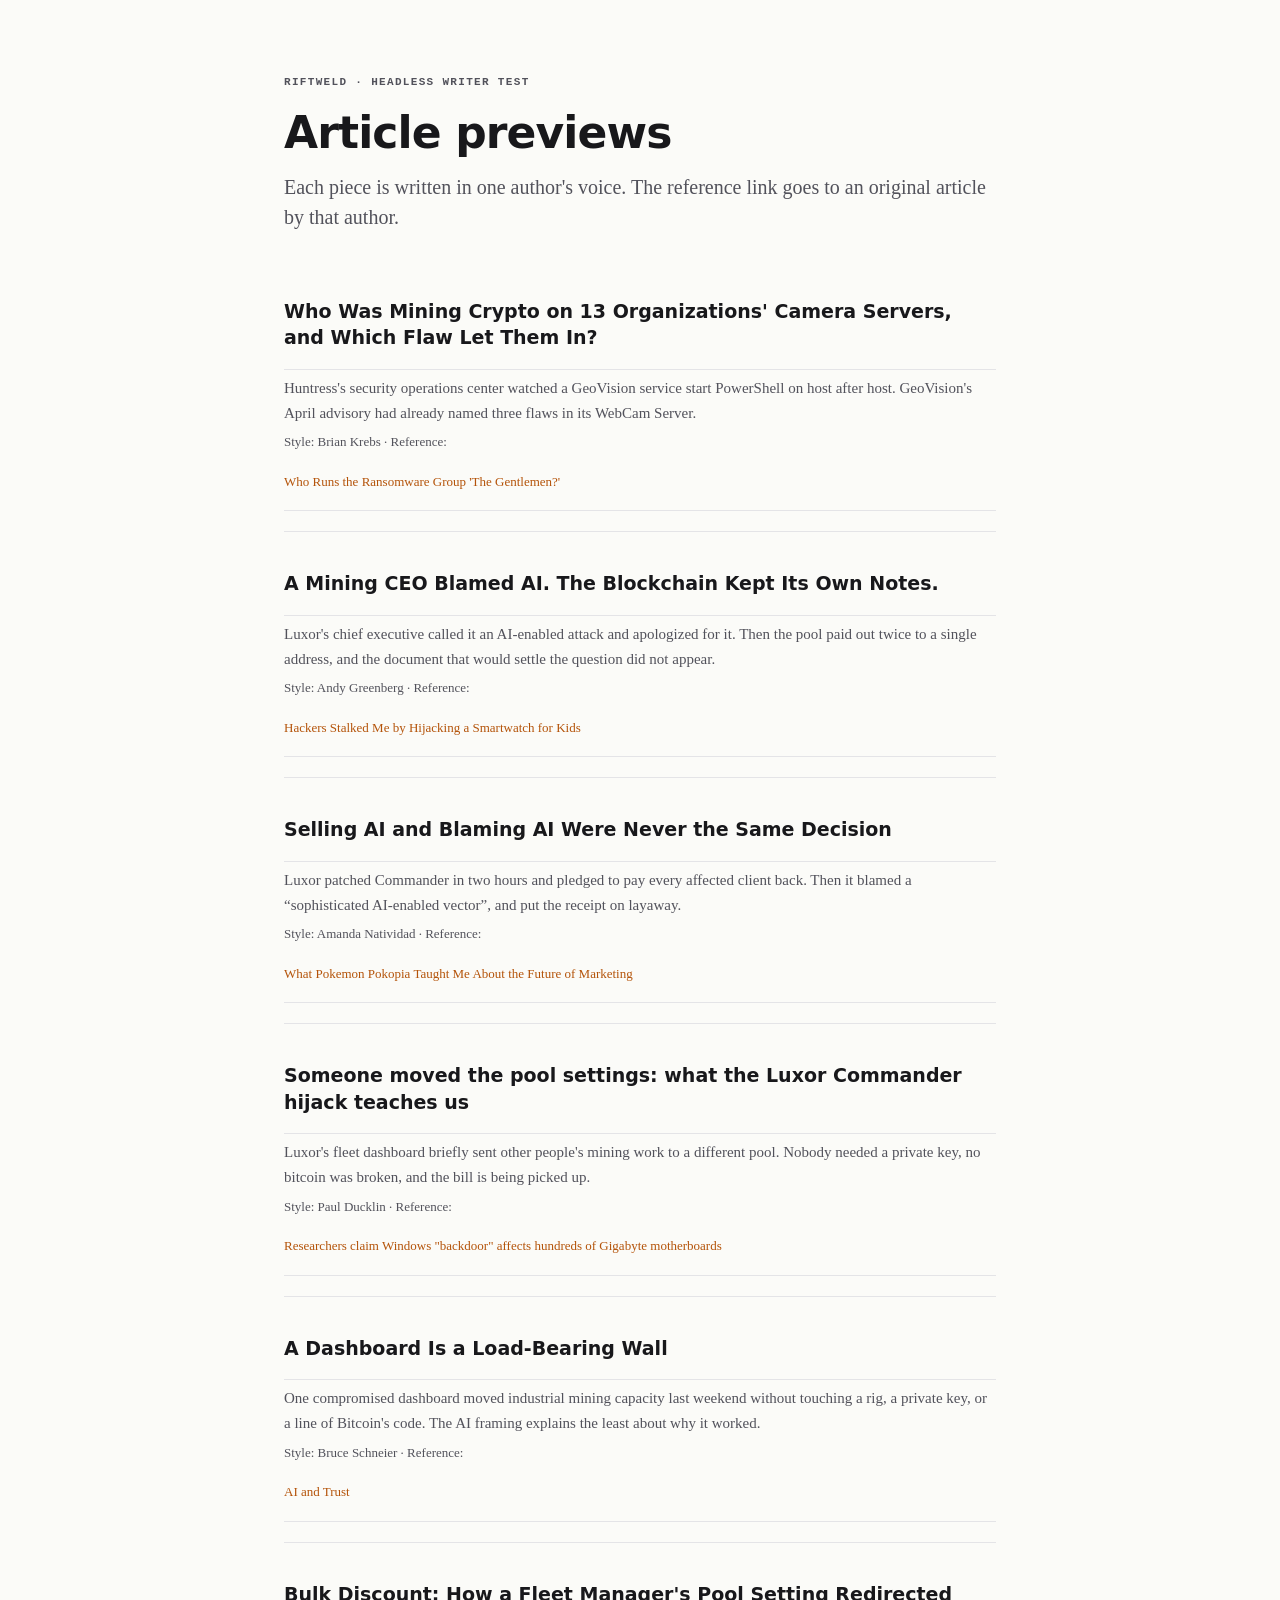
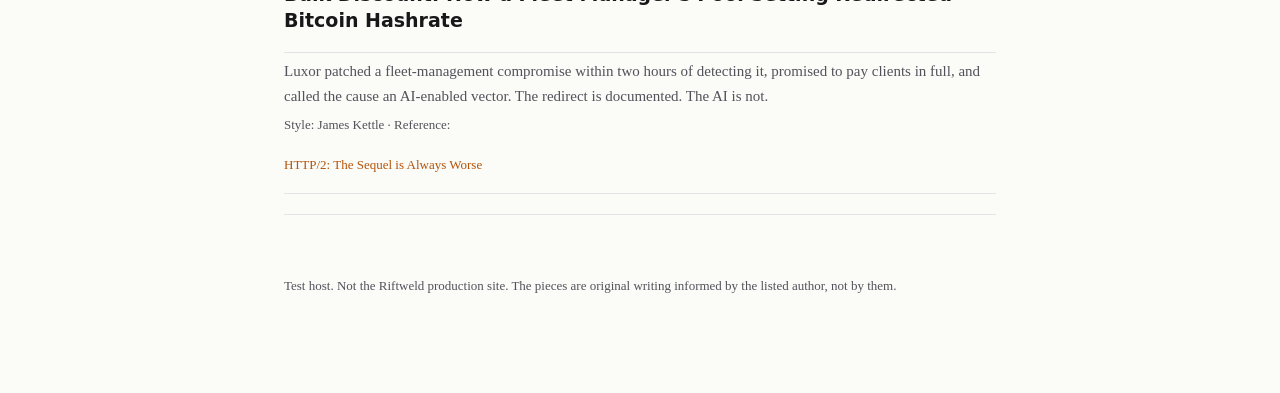
<file: index.html>
<!doctype html>
<html lang="en"><head><meta charset="utf-8"><meta name="viewport" content="width=device-width,initial-scale=1">
<title>Riftweld article previews</title><link rel="stylesheet" href="assets/style.css"></head>
<body><div class="wrap">
<p class="eyebrow">Riftweld · headless writer test</p>
<h1>Article previews</h1>
<p class="standfirst">Each piece is written in one author's voice. The reference link goes to an original article by that author.</p>
<div class="list">
<div class="item"><a class="item-title" href="articles/who-was-mining-crypto-on-13-organizations-camera-servers-and-which-flaw-let-them-in.html"><b>Who Was Mining Crypto on 13 Organizations&#x27; Camera Servers, and Which Flaw Let Them In?</b></a><p class="item-lede">Huntress&#x27;s security operations center watched a GeoVision service start PowerShell on host after host. GeoVision&#x27;s April advisory had already named three flaws in its WebCam Server.</p><p class="item-meta">Style: Brian Krebs · Reference: <a href="https://krebsonsecurity.com/2026/06/who-runs-the-ransomware-group-the-gentlemen/">Who Runs the Ransomware Group &#x27;The Gentlemen?&#x27;</a></p></div><div class="item"><a class="item-title" href="articles/a-mining-ceo-blamed-ai-the-blockchain-kept-its-own-notes.html"><b>A Mining CEO Blamed AI. The Blockchain Kept Its Own Notes.</b></a><p class="item-lede">Luxor&#x27;s chief executive called it an AI-enabled attack and apologized for it. Then the pool paid out twice to a single address, and the document that would settle the question did not appear.</p><p class="item-meta">Style: Andy Greenberg · Reference: <a href="https://www.wired.com/story/hackers-stalked-me-by-hijacking-a-smartwatch-for-kids">Hackers Stalked Me by Hijacking a Smartwatch for Kids</a></p></div><div class="item"><a class="item-title" href="articles/selling-ai-and-blaming-ai-were-never-the-same-decision.html"><b>Selling AI and Blaming AI Were Never the Same Decision</b></a><p class="item-lede">Luxor patched Commander in two hours and pledged to pay every affected client back. Then it blamed a “sophisticated AI-enabled vector”, and put the receipt on layaway.</p><p class="item-meta">Style: Amanda Natividad · Reference: <a href="https://sparktoro.com/blog/what-pokemon-pokopia-taught-me-about-the-future-of-marketing/">What Pokemon Pokopia Taught Me About the Future of Marketing</a></p></div><div class="item"><a class="item-title" href="articles/someone-moved-the-pool-settings-what-the-luxor-commander-hijack-teaches-us.html"><b>Someone moved the pool settings: what the Luxor Commander hijack teaches us</b></a><p class="item-lede">Luxor&#x27;s fleet dashboard briefly sent other people&#x27;s mining work to a different pool. Nobody needed a private key, no bitcoin was broken, and the bill is being picked up.</p><p class="item-meta">Style: Paul Ducklin · Reference: <a href="https://nakedsecurity.sophos.com/2023/06/02/researchers-claim-windows-backdoor-affects-hundreds-of-gigabyte-motherboards/">Researchers claim Windows &quot;backdoor&quot; affects hundreds of Gigabyte motherboards</a></p></div><div class="item"><a class="item-title" href="articles/a-dashboard-is-a-load-bearing-wall.html"><b>A Dashboard Is a Load-Bearing Wall</b></a><p class="item-lede">One compromised dashboard moved industrial mining capacity last weekend without touching a rig, a private key, or a line of Bitcoin&#x27;s code. The AI framing explains the least about why it worked.</p><p class="item-meta">Style: Bruce Schneier · Reference: <a href="https://www.schneier.com/essays/archives/2023/12/ai-and-trust.html">AI and Trust</a></p></div><div class="item"><a class="item-title" href="articles/bulk-discount-how-a-fleet-manager-s-pool-setting-redirected-bitcoin-hashrate.html"><b>Bulk Discount: How a Fleet Manager&#x27;s Pool Setting Redirected Bitcoin Hashrate</b></a><p class="item-lede">Luxor patched a fleet-management compromise within two hours of detecting it, promised to pay clients in full, and called the cause an AI-enabled vector. The redirect is documented. The AI is not.</p><p class="item-meta">Style: James Kettle · Reference: <a href="https://portswigger.net/research/http2">HTTP/2: The Sequel is Always Worse</a></p></div>
</div>
<footer>Test host. Not the Riftweld production site. The pieces are original writing informed by the listed author, not by them.</footer>
</div></body></html>
</file>
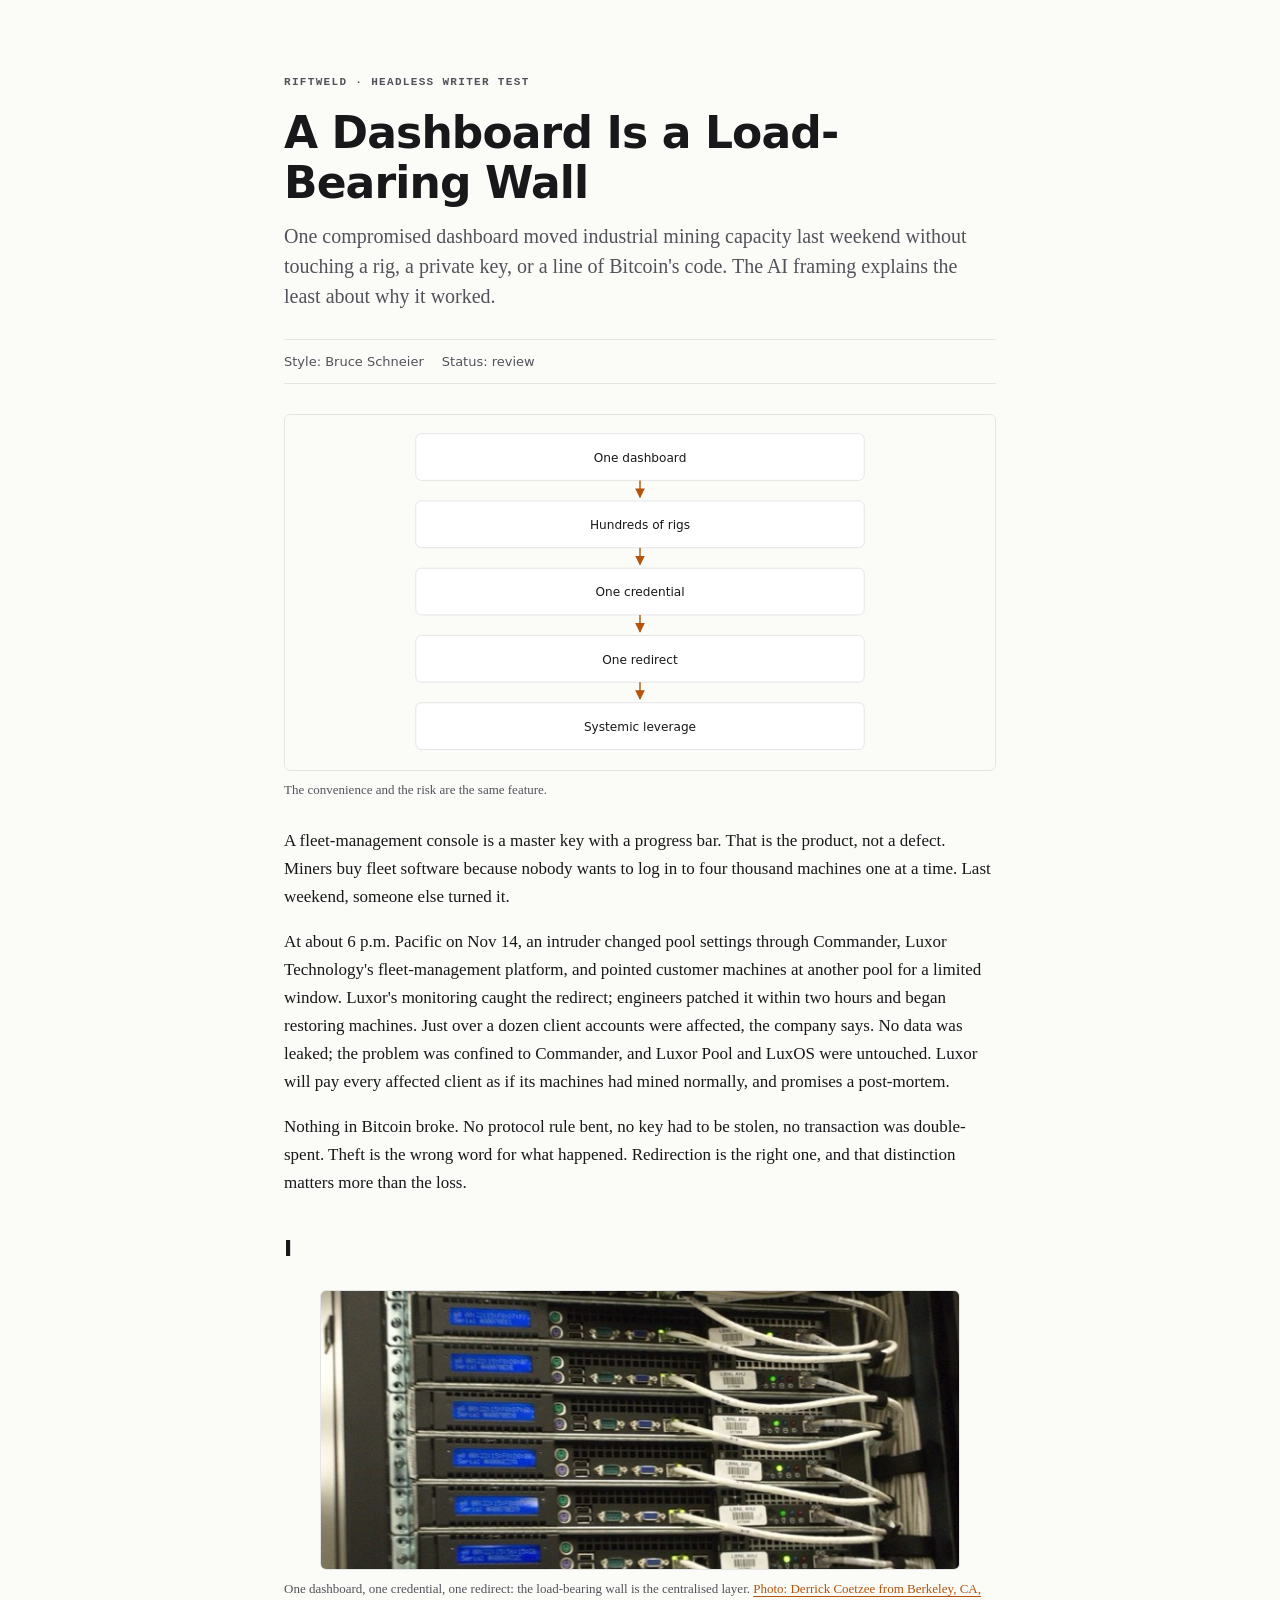
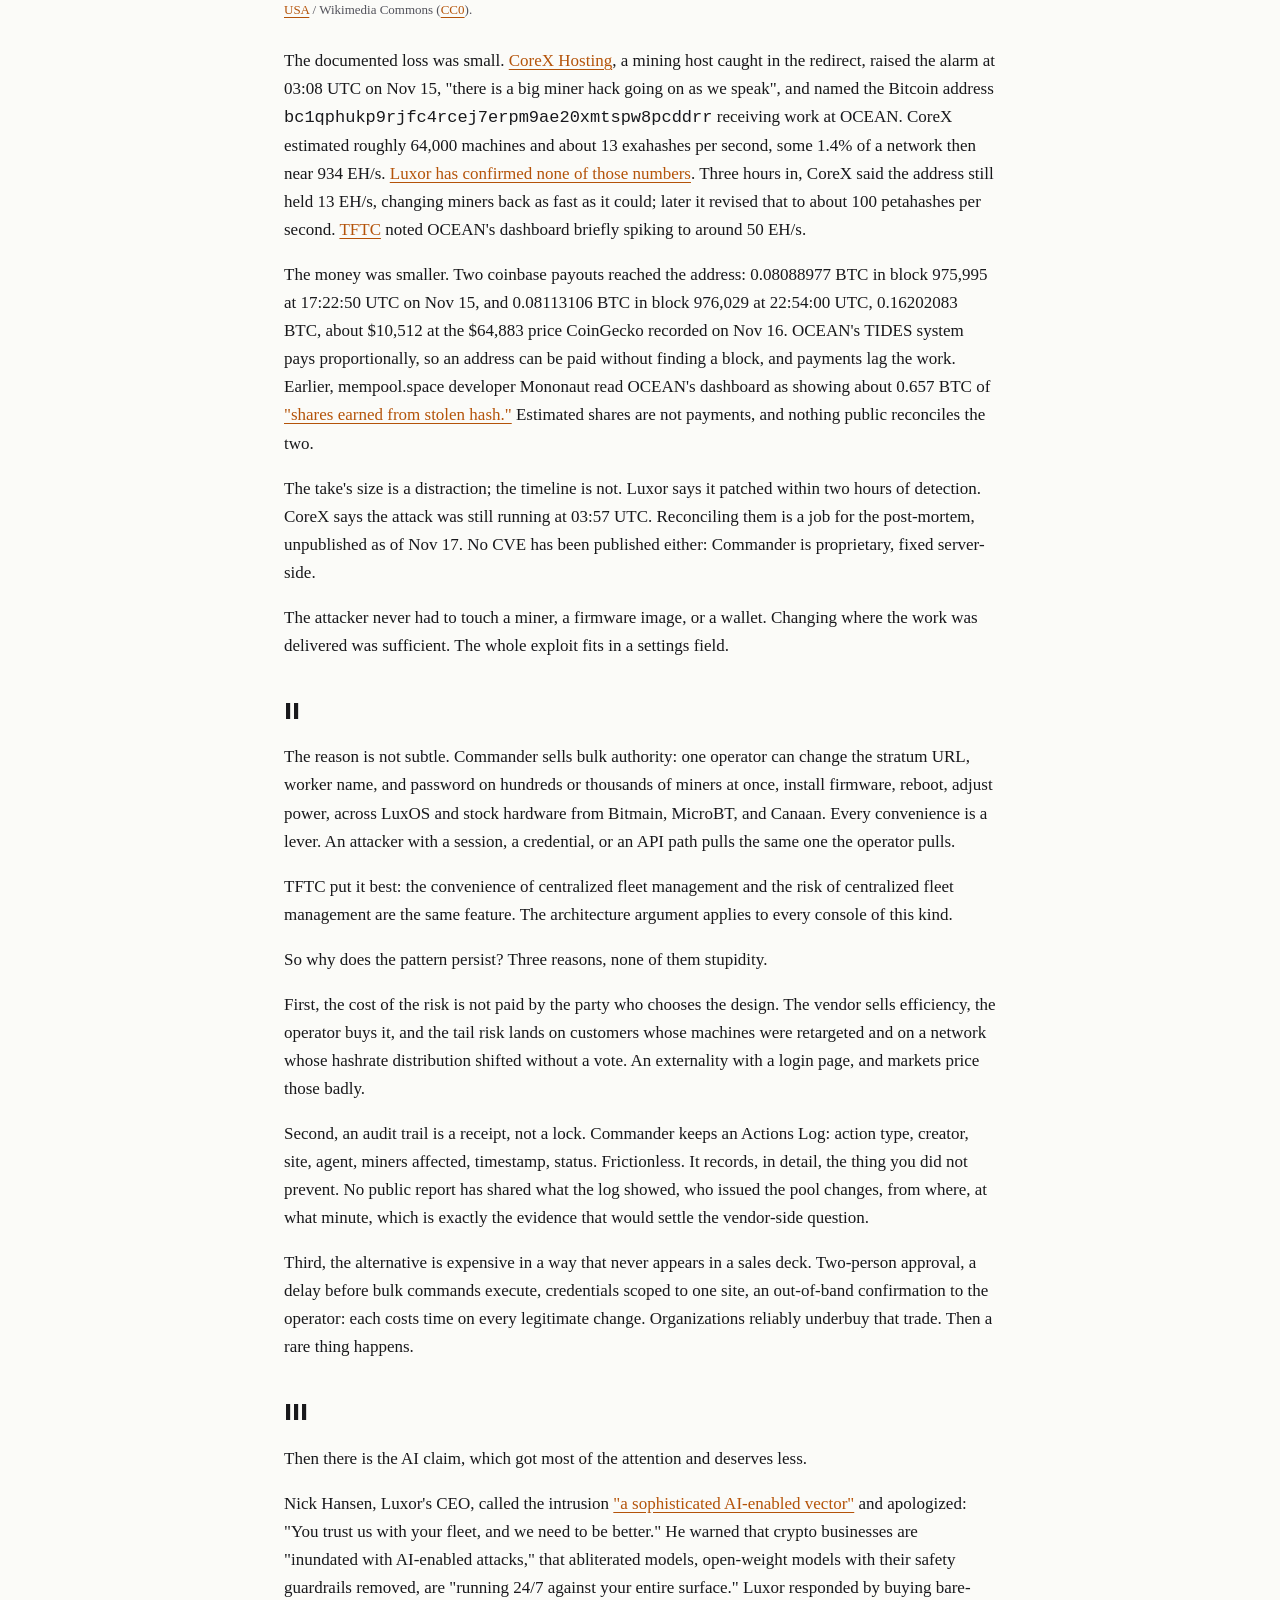
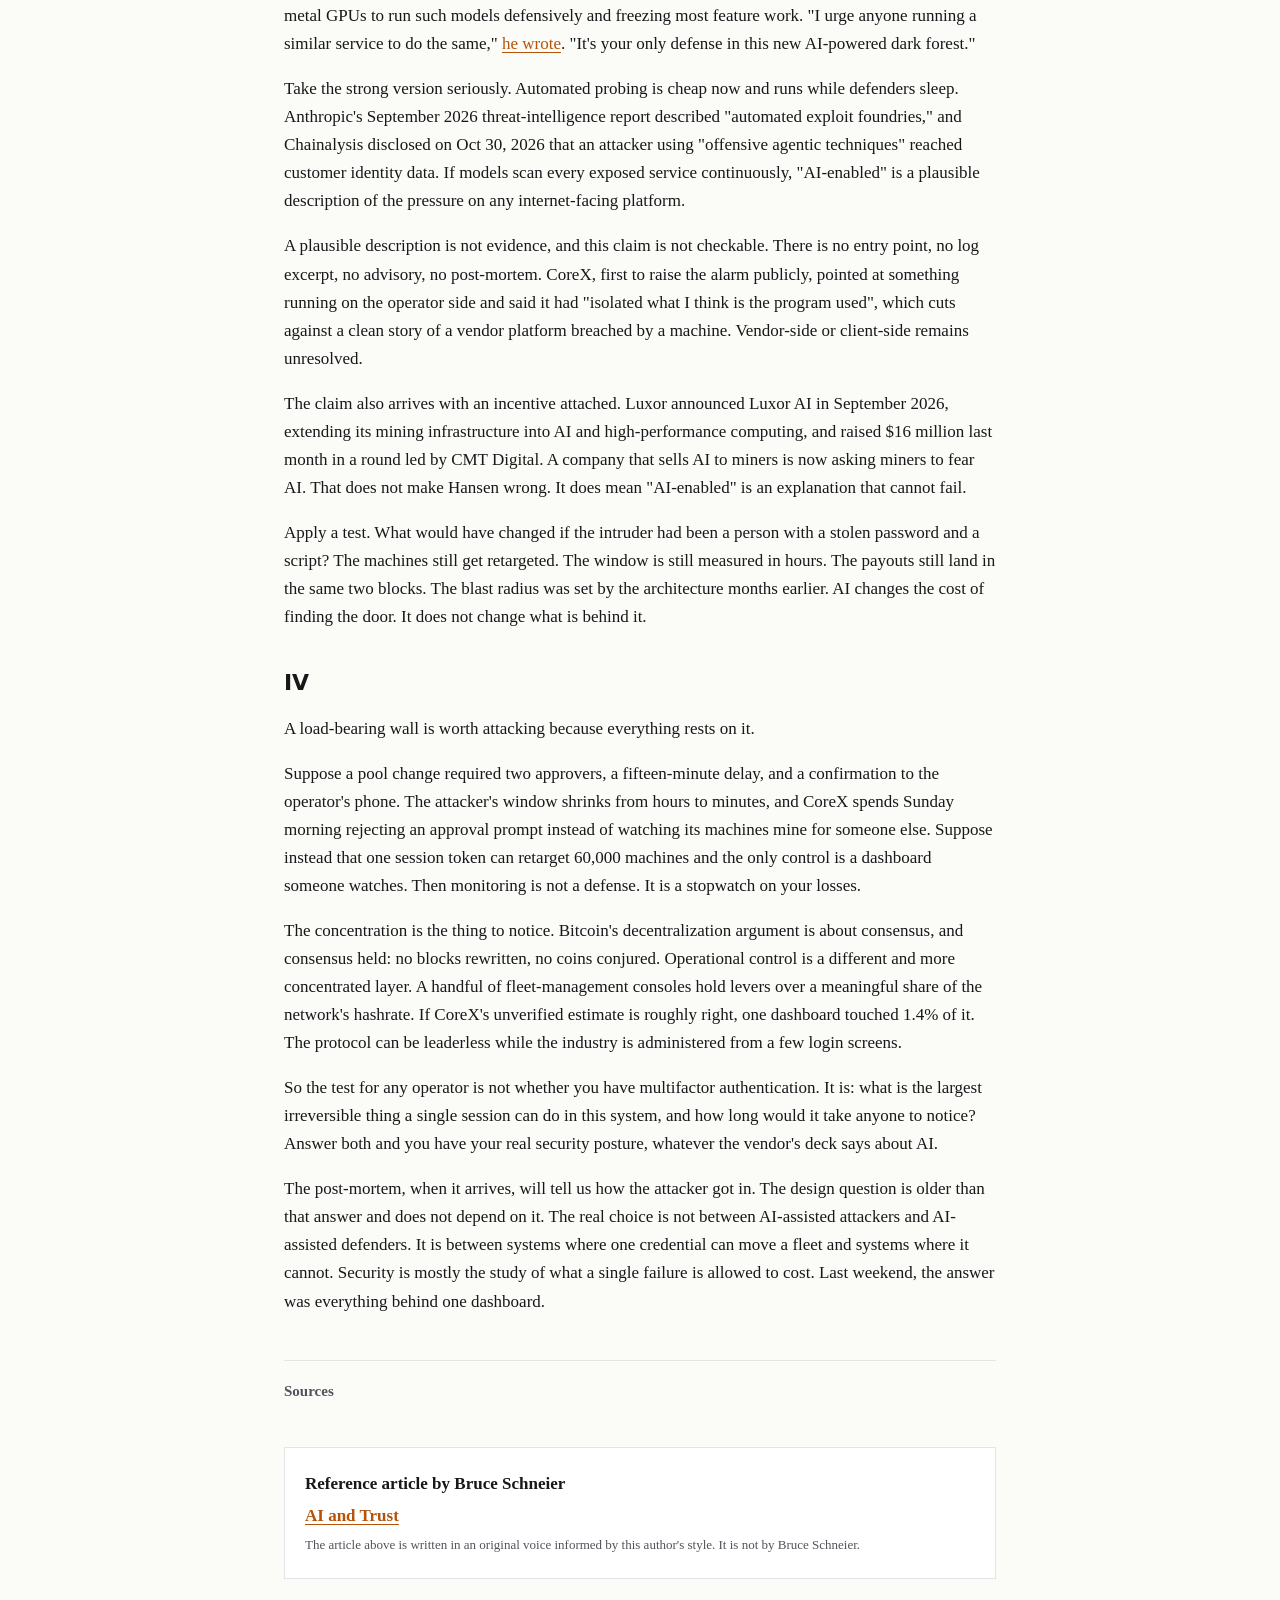
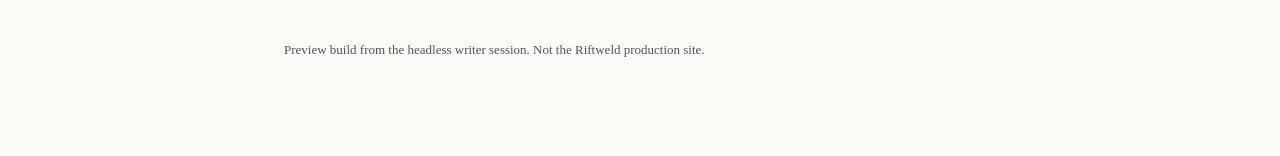
<file: articles/a-dashboard-is-a-load-bearing-wall.html>
<!doctype html>
<html lang="en"><head><meta charset="utf-8"><meta name="viewport" content="width=device-width,initial-scale=1">
<title>A Dashboard Is a Load-Bearing Wall · Riftweld preview</title><link rel="stylesheet" href="../assets/style.css"></head>
<body><div class="wrap">
<p class="eyebrow">Riftweld · headless writer test</p>
<h1>A Dashboard Is a Load-Bearing Wall</h1>
<p class="standfirst">One compromised dashboard moved industrial mining capacity last weekend without touching a rig, a private key, or a line of Bitcoin&#x27;s code. The AI framing explains the least about why it worked.</p>
<div class="meta"><span>Style: Bruce Schneier</span><span>Status: review</span></div>
<figure class="diagram"><svg viewBox="0 0 760 380" xmlns="http://www.w3.org/2000/svg" role="img" aria-label="stack"><defs><marker id="ar" viewBox="0 0 10 10" refX="9" refY="5" markerWidth="7" markerHeight="7" orient="auto-start-reverse"><path d="M0 0L10 5L0 10z" fill="#b45309"/></marker></defs><style>.b{fill:#fff;stroke:#e4e4e7;} .t{font:500 13px ui-sans-serif,system-ui;fill:#18181b} .s{font:400 11px ui-sans-serif,system-ui;fill:#52525b} .a{stroke:#b45309;stroke-width:1.5;fill:none} .d{fill:#b45309} .l{stroke:#e4e4e7;stroke-width:1}</style><rect x="0" y="0" width="760" height="380" fill="#fbfbf8"/><rect class="b" x="140" y="20" width="480" height="50" rx="6"/><text x="380.0" y="50.0" class="t" text-anchor="middle">One dashboard</text><line class="a" x1="380.0" y1="70" x2="380.0" y2="88" marker-end="url(#ar)"/><rect class="b" x="140" y="92" width="480" height="50" rx="6"/><text x="380.0" y="122.0" class="t" text-anchor="middle">Hundreds of rigs</text><line class="a" x1="380.0" y1="142" x2="380.0" y2="160" marker-end="url(#ar)"/><rect class="b" x="140" y="164" width="480" height="50" rx="6"/><text x="380.0" y="194.0" class="t" text-anchor="middle">One credential</text><line class="a" x1="380.0" y1="214" x2="380.0" y2="232" marker-end="url(#ar)"/><rect class="b" x="140" y="236" width="480" height="50" rx="6"/><text x="380.0" y="266.0" class="t" text-anchor="middle">One redirect</text><line class="a" x1="380.0" y1="286" x2="380.0" y2="304" marker-end="url(#ar)"/><rect class="b" x="140" y="308" width="480" height="50" rx="6"/><text x="380.0" y="338.0" class="t" text-anchor="middle">Systemic leverage</text></svg><figcaption>The convenience and the risk are the same feature.</figcaption></figure>
<p>A fleet-management console is a master key with a progress bar. That is the product, not a defect. Miners buy fleet software because nobody wants to log in to four thousand machines one at a time. Last weekend, someone else turned it.</p>
<p>At about 6 p.m. Pacific on Nov 14, an intruder changed pool settings through Commander, Luxor Technology's fleet-management platform, and pointed customer machines at another pool for a limited window. Luxor's monitoring caught the redirect; engineers patched it within two hours and began restoring machines. Just over a dozen client accounts were affected, the company says. No data was leaked; the problem was confined to Commander, and Luxor Pool and LuxOS were untouched. Luxor will pay every affected client as if its machines had mined normally, and promises a post-mortem.</p>
<p>Nothing in Bitcoin broke. No protocol rule bent, no key had to be stolen, no transaction was double-spent. Theft is the wrong word for what happened. Redirection is the right one, and that distinction matters more than the loss.</p>
<h2>I</h2>
<figure class="photo"><img src="../assets/img/server-rack.jpg" alt="The rear of a server rack with network cables" loading="lazy"><figcaption>One dashboard, one credential, one redirect: the load-bearing wall is the centralised layer. <a href="https://commons.wikimedia.org/wiki/File:Rear_of_rack_at_NERSC_data_center_-_closeup.jpg">Photo: Derrick Coetzee from Berkeley, CA, USA</a> / Wikimedia Commons (<a href="http://creativecommons.org/publicdomain/zero/1.0/deed.en">CC0</a>).</figcaption></figure>
<p>The documented loss was small. <a href="https://x.com/CoreX_Hosting/status/2121802488898863443">CoreX Hosting</a>, a mining host caught in the redirect, raised the alarm at 03:08 UTC on Nov 15, "there is a big miner hack going on as we speak", and named the Bitcoin address <code>bc1qphukp9rjfc4rcej7erpm9ae20xmtspw8pcddrr</code> receiving work at OCEAN. CoreX estimated roughly 64,000 machines and about 13 exahashes per second, some 1.4% of a network then near 934 EH/s. <a href="https://x.com/luxor/status/2122018094914601464">Luxor has confirmed none of those numbers</a>. Three hours in, CoreX said the address still held 13 EH/s, changing miners back as fast as it could; later it revised that to about 100 petahashes per second. <a href="https://www.tftc.io/luxor-commander-hijack-ai-attack-hashrate-redirect-ocean">TFTC</a> noted OCEAN's dashboard briefly spiking to around 50 EH/s.</p>
<p>The money was smaller. Two coinbase payouts reached the address: 0.08088977 BTC in block 975,995 at 17:22:50 UTC on Nov 15, and 0.08113106 BTC in block 976,029 at 22:54:00 UTC, 0.16202083 BTC, about $10,512 at the $64,883 price CoinGecko recorded on Nov 16. OCEAN's TIDES system pays proportionally, so an address can be paid without finding a block, and payments lag the work. Earlier, mempool.space developer Mononaut read OCEAN's dashboard as showing about 0.657 BTC of <a href="https://news.bitcoin.com/security/luxor-confirms-bitcoin-mining-hack-and-reveals-ai-enabled-attack/">"shares earned from stolen hash."</a> Estimated shares are not payments, and nothing public reconciles the two.</p>
<p>The take's size is a distraction; the timeline is not. Luxor says it patched within two hours of detection. CoreX says the attack was still running at 03:57 UTC. Reconciling them is a job for the post-mortem, unpublished as of Nov 17. No CVE has been published either: Commander is proprietary, fixed server-side.</p>
<p>The attacker never had to touch a miner, a firmware image, or a wallet. Changing where the work was delivered was sufficient. The whole exploit fits in a settings field.</p>
<h2>II</h2>
<p>The reason is not subtle. Commander sells bulk authority: one operator can change the stratum URL, worker name, and password on hundreds or thousands of miners at once, install firmware, reboot, adjust power, across LuxOS and stock hardware from Bitmain, MicroBT, and Canaan. Every convenience is a lever. An attacker with a session, a credential, or an API path pulls the same one the operator pulls.</p>
<p>TFTC put it best: the convenience of centralized fleet management and the risk of centralized fleet management are the same feature. The architecture argument applies to every console of this kind.</p>
<p>So why does the pattern persist? Three reasons, none of them stupidity.</p>
<p>First, the cost of the risk is not paid by the party who chooses the design. The vendor sells efficiency, the operator buys it, and the tail risk lands on customers whose machines were retargeted and on a network whose hashrate distribution shifted without a vote. An externality with a login page, and markets price those badly.</p>
<p>Second, an audit trail is a receipt, not a lock. Commander keeps an Actions Log: action type, creator, site, agent, miners affected, timestamp, status. Frictionless. It records, in detail, the thing you did not prevent. No public report has shared what the log showed, who issued the pool changes, from where, at what minute, which is exactly the evidence that would settle the vendor-side question.</p>
<p>Third, the alternative is expensive in a way that never appears in a sales deck. Two-person approval, a delay before bulk commands execute, credentials scoped to one site, an out-of-band confirmation to the operator: each costs time on every legitimate change. Organizations reliably underbuy that trade. Then a rare thing happens.</p>
<h2>III</h2>
<p>Then there is the AI claim, which got most of the attention and deserves less.</p>
<p>Nick Hansen, Luxor's CEO, called the intrusion <a href="https://x.com/hash_bender/status/2122016210628096216">"a sophisticated AI-enabled vector"</a> and apologized: "You trust us with your fleet, and we need to be better." He warned that crypto businesses are "inundated with AI-enabled attacks," that abliterated models, open-weight models with their safety guardrails removed, are "running 24/7 against your entire surface." Luxor responded by buying bare-metal GPUs to run such models defensively and freezing most feature work. "I urge anyone running a similar service to do the same," <a href="https://www.altcoinbuzz.io/luxor-s-miner-hijack-was-ai-behind-the-attack">he wrote</a>. "It's your only defense in this new AI-powered dark forest."</p>
<p>Take the strong version seriously. Automated probing is cheap now and runs while defenders sleep. Anthropic's September 2026 threat-intelligence report described "automated exploit foundries," and Chainalysis disclosed on Oct 30, 2026 that an attacker using "offensive agentic techniques" reached customer identity data. If models scan every exposed service continuously, "AI-enabled" is a plausible description of the pressure on any internet-facing platform.</p>
<p>A plausible description is not evidence, and this claim is not checkable. There is no entry point, no log excerpt, no advisory, no post-mortem. CoreX, first to raise the alarm publicly, pointed at something running on the operator side and said it had "isolated what I think is the program used", which cuts against a clean story of a vendor platform breached by a machine. Vendor-side or client-side remains unresolved.</p>
<p>The claim also arrives with an incentive attached. Luxor announced Luxor AI in September 2026, extending its mining infrastructure into AI and high-performance computing, and raised $16 million last month in a round led by CMT Digital. A company that sells AI to miners is now asking miners to fear AI. That does not make Hansen wrong. It does mean "AI-enabled" is an explanation that cannot fail.</p>
<p>Apply a test. What would have changed if the intruder had been a person with a stolen password and a script? The machines still get retargeted. The window is still measured in hours. The payouts still land in the same two blocks. The blast radius was set by the architecture months earlier. AI changes the cost of finding the door. It does not change what is behind it.</p>
<h2>IV</h2>
<p>A load-bearing wall is worth attacking because everything rests on it.</p>
<p>Suppose a pool change required two approvers, a fifteen-minute delay, and a confirmation to the operator's phone. The attacker's window shrinks from hours to minutes, and CoreX spends Sunday morning rejecting an approval prompt instead of watching its machines mine for someone else. Suppose instead that one session token can retarget 60,000 machines and the only control is a dashboard someone watches. Then monitoring is not a defense. It is a stopwatch on your losses.</p>
<p>The concentration is the thing to notice. Bitcoin's decentralization argument is about consensus, and consensus held: no blocks rewritten, no coins conjured. Operational control is a different and more concentrated layer. A handful of fleet-management consoles hold levers over a meaningful share of the network's hashrate. If CoreX's unverified estimate is roughly right, one dashboard touched 1.4% of it. The protocol can be leaderless while the industry is administered from a few login screens.</p>
<p>So the test for any operator is not whether you have multifactor authentication. It is: what is the largest irreversible thing a single session can do in this system, and how long would it take anyone to notice? Answer both and you have your real security posture, whatever the vendor's deck says about AI.</p>
<p>The post-mortem, when it arrives, will tell us how the attacker got in. The design question is older than that answer and does not depend on it. The real choice is not between AI-assisted attackers and AI-assisted defenders. It is between systems where one credential can move a fleet and systems where it cannot. Security is mostly the study of what a single failure is allowed to cost. Last weekend, the answer was everything behind one dashboard.</p>
<div class="src"><strong>Sources</strong></div>

<div class="original"><p><strong>Reference article by Bruce Schneier</strong></p><p><a href="https://www.schneier.com/essays/archives/2023/12/ai-and-trust.html">AI and Trust</a></p><p class="muted">The article above is written in an original voice informed by this author's style. It is not by Bruce Schneier.</p></div>
<footer>Preview build from the headless writer session. Not the Riftweld production site.</footer>
</div></body></html>
</file>
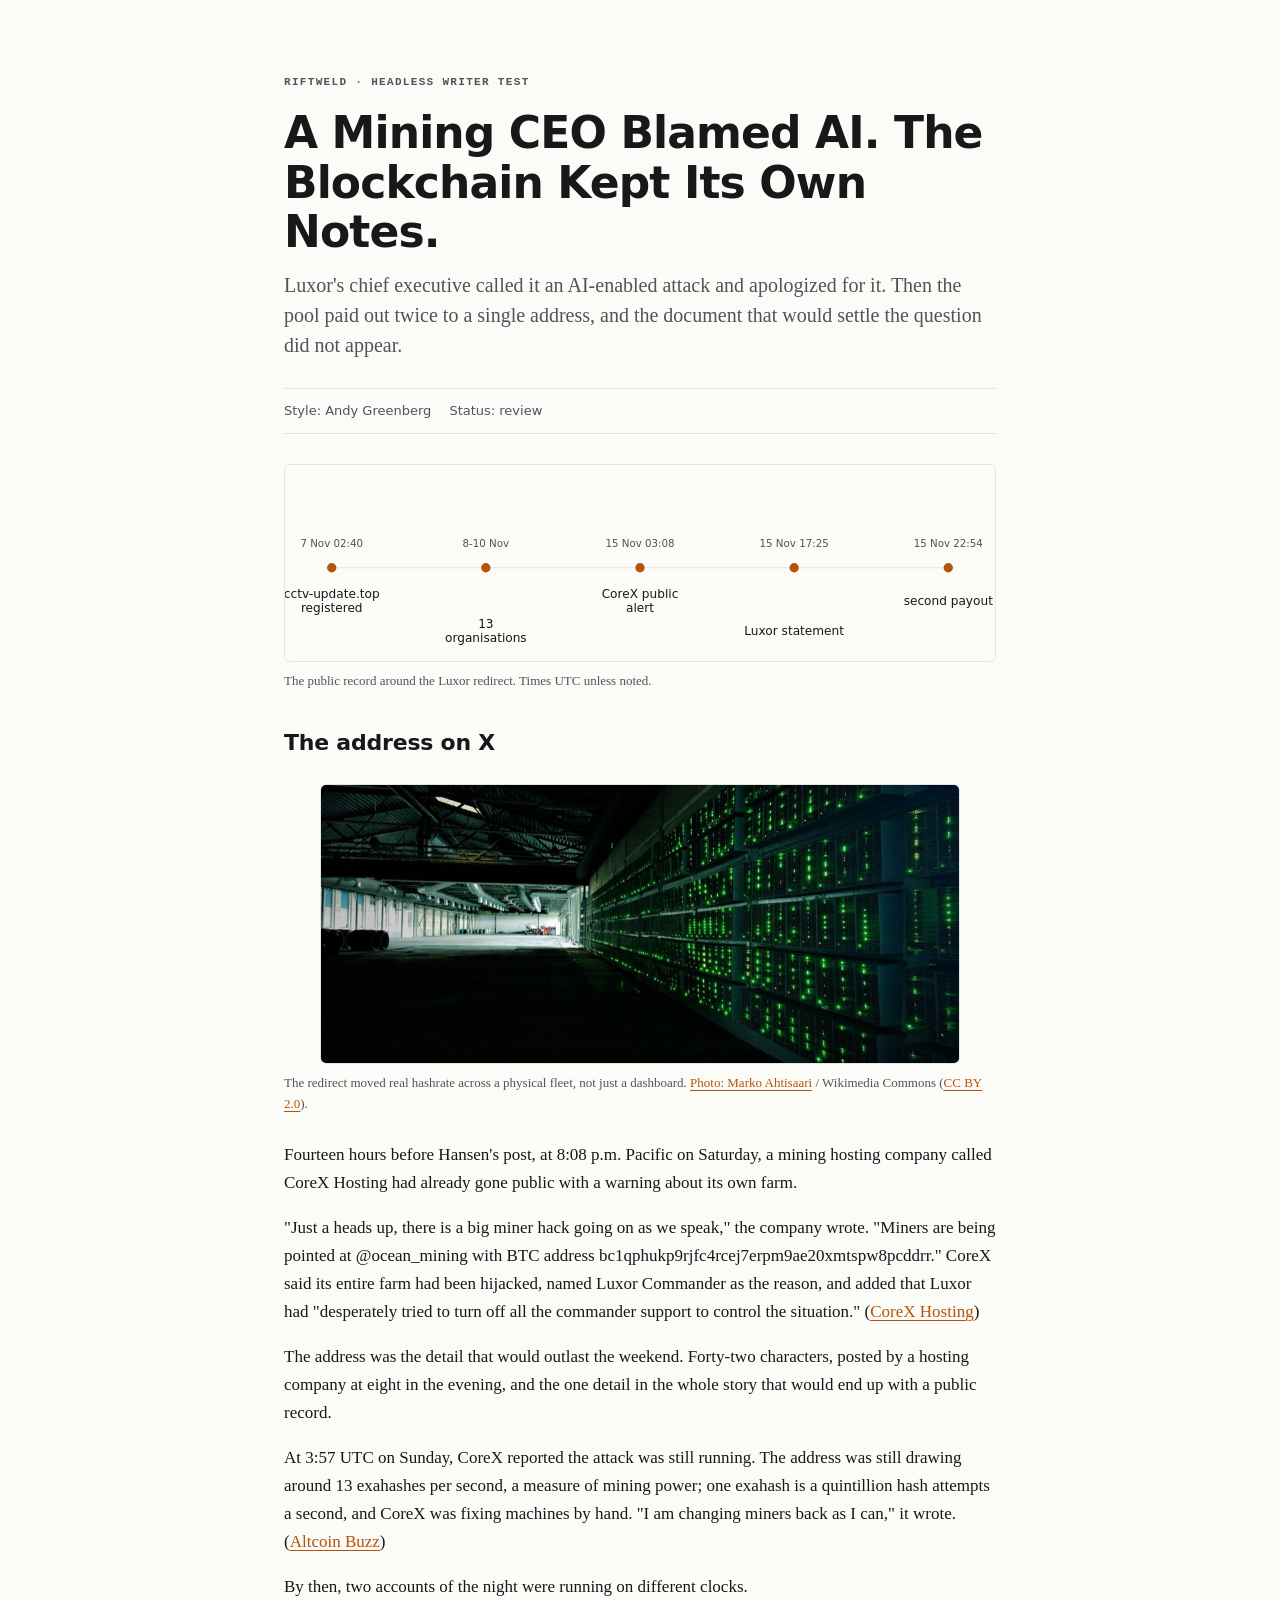
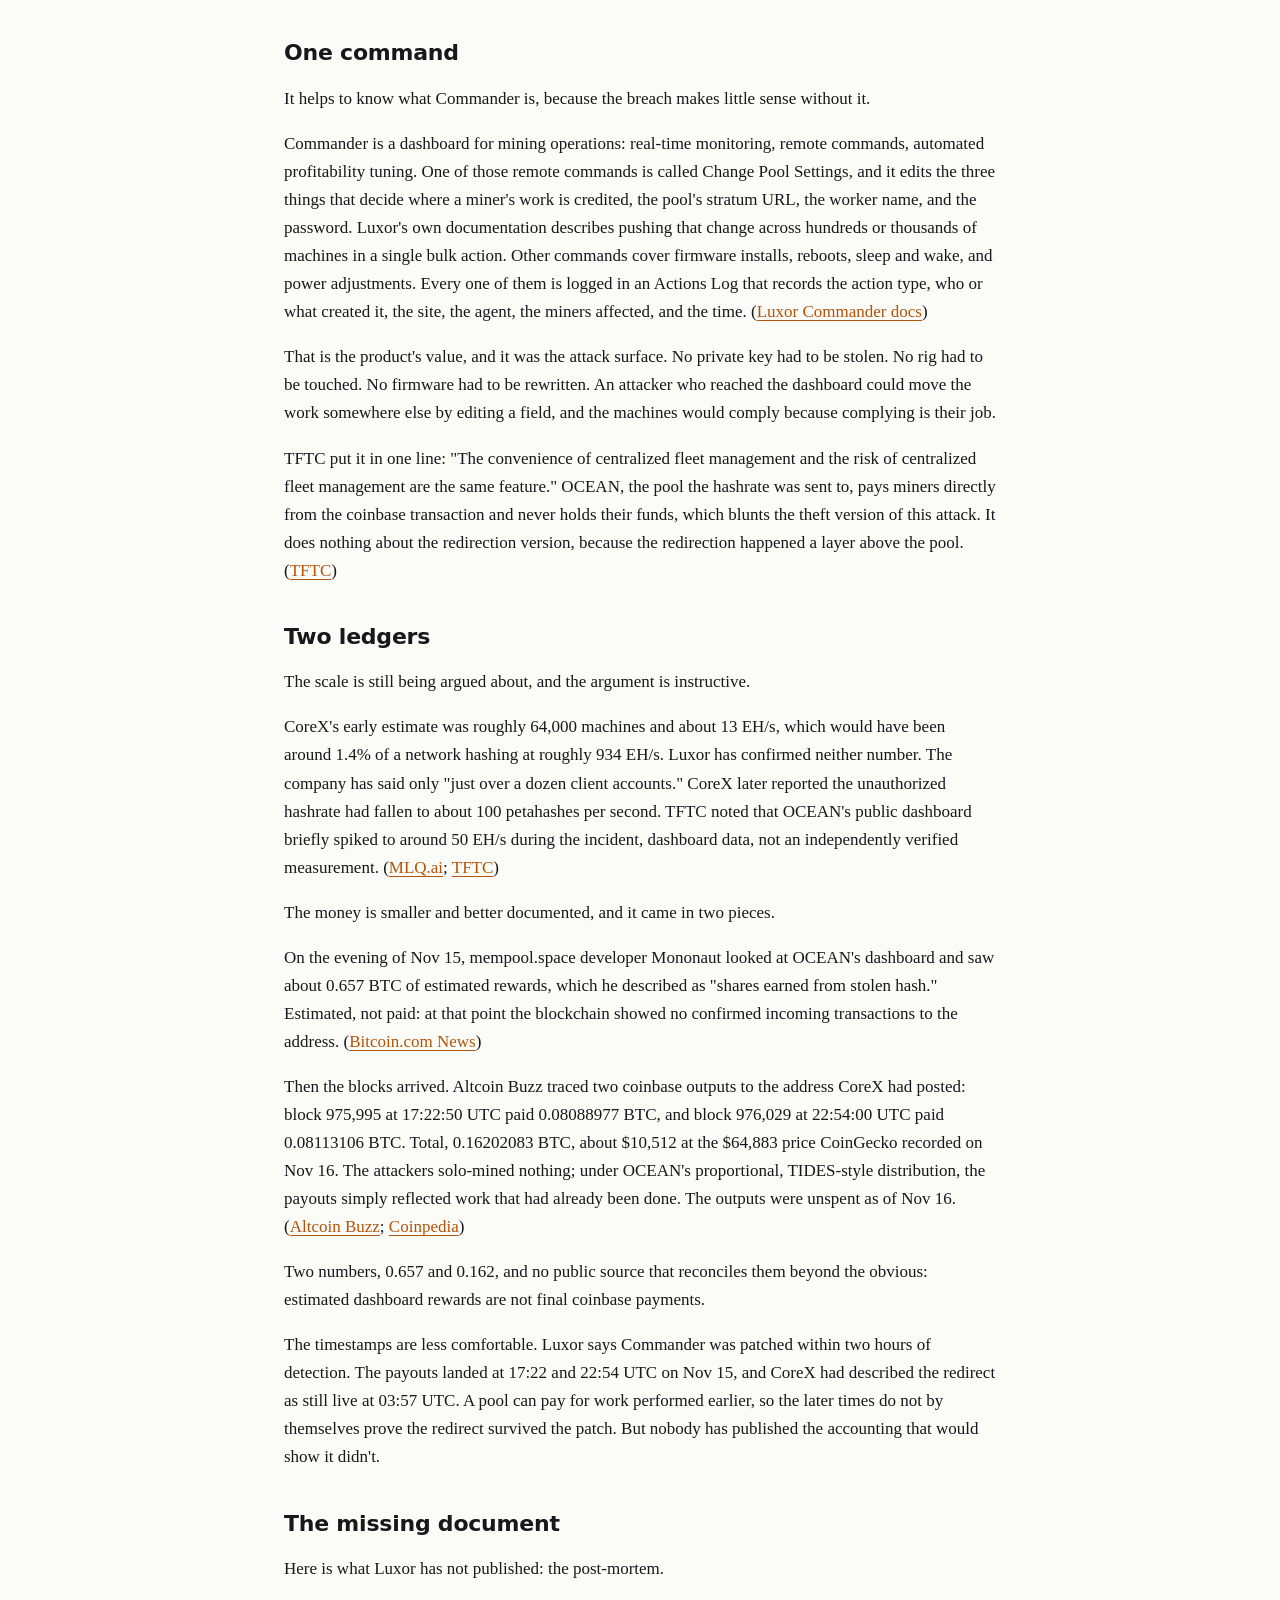
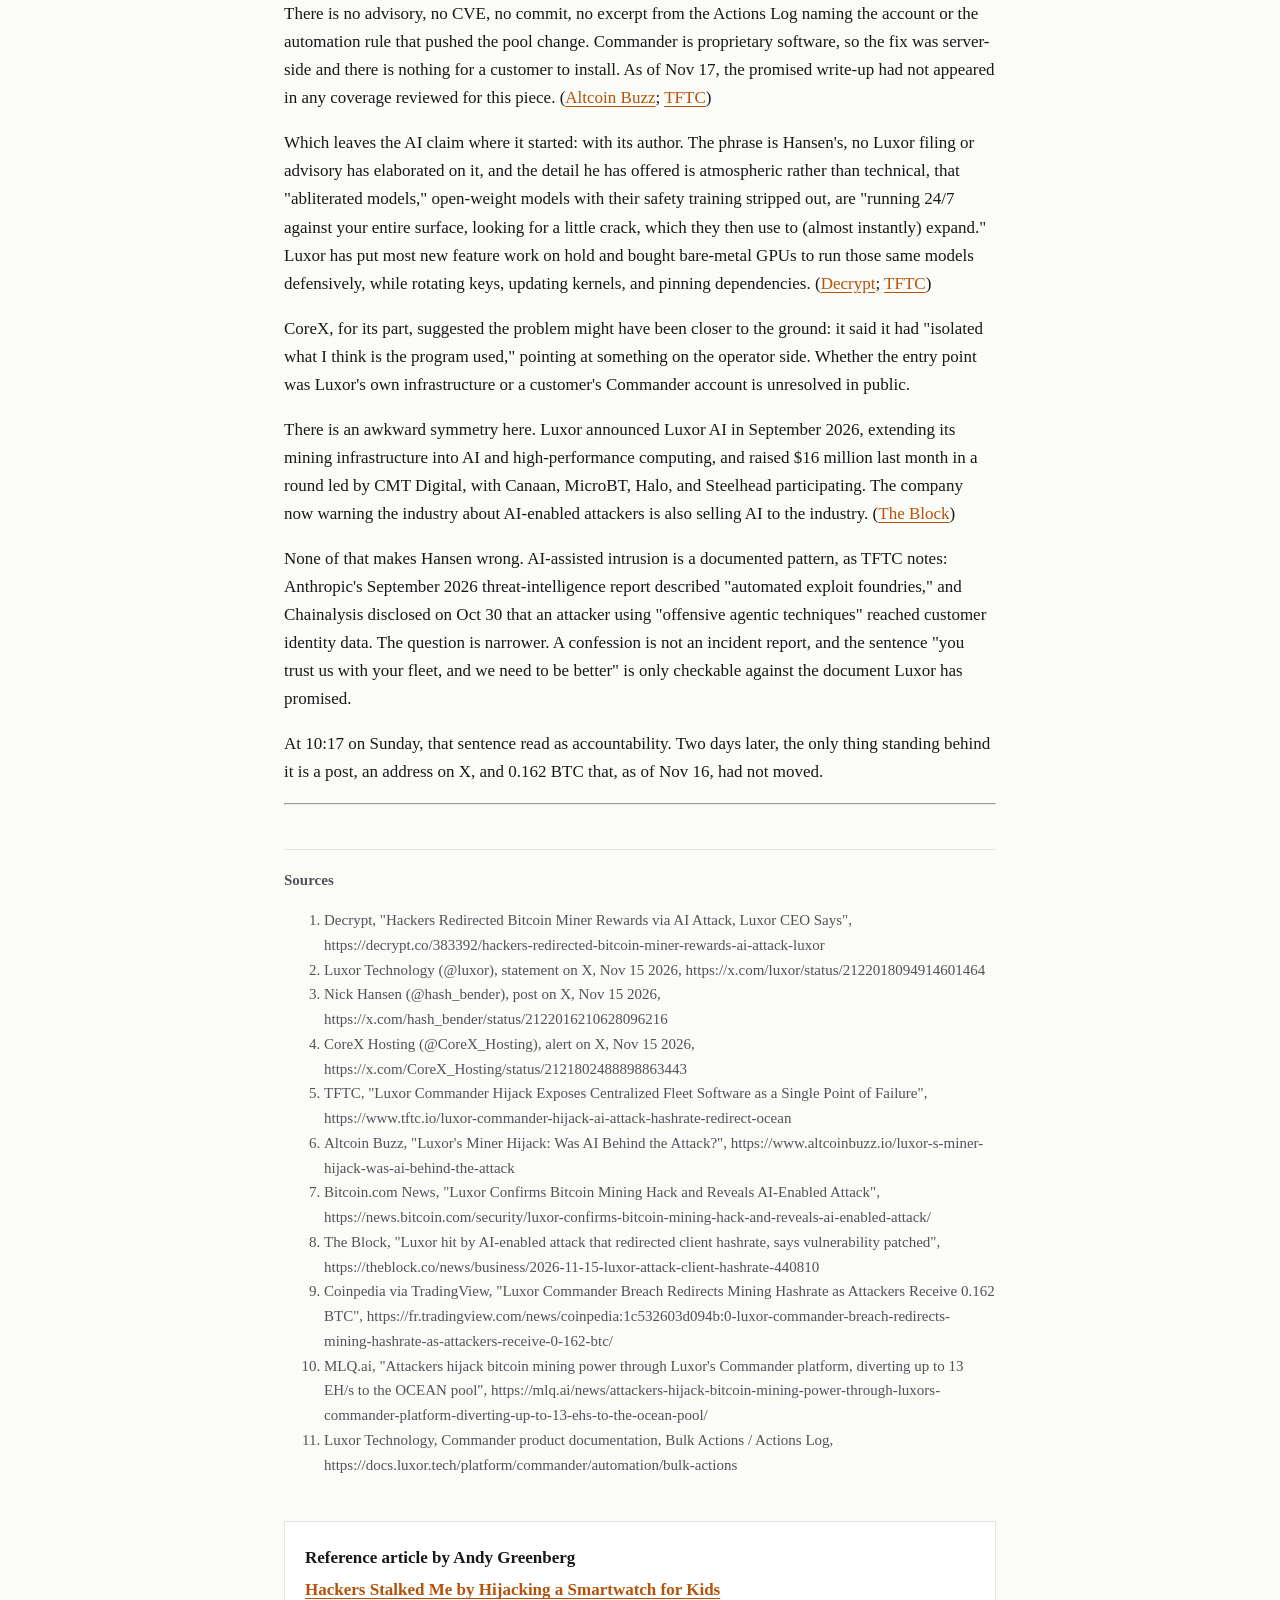
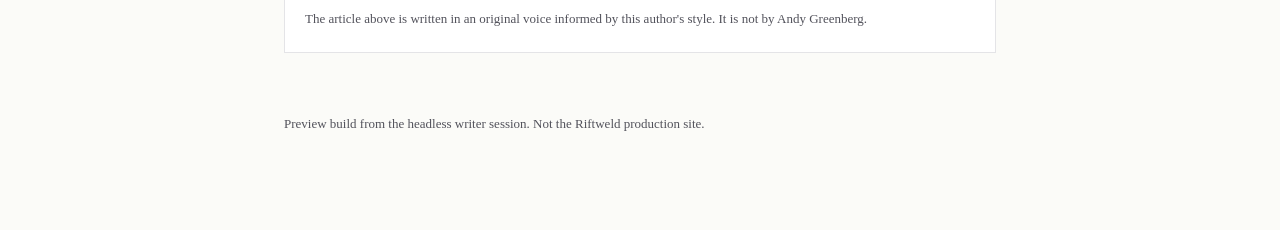
<file: articles/a-mining-ceo-blamed-ai-the-blockchain-kept-its-own-notes.html>
<!doctype html>
<html lang="en"><head><meta charset="utf-8"><meta name="viewport" content="width=device-width,initial-scale=1">
<title>A Mining CEO Blamed AI. The Blockchain Kept Its Own Notes. · Riftweld preview</title><link rel="stylesheet" href="../assets/style.css"></head>
<body><div class="wrap">
<p class="eyebrow">Riftweld · headless writer test</p>
<h1>A Mining CEO Blamed AI. The Blockchain Kept Its Own Notes.</h1>
<p class="standfirst">Luxor&#x27;s chief executive called it an AI-enabled attack and apologized for it. Then the pool paid out twice to a single address, and the document that would settle the question did not appear.</p>
<div class="meta"><span>Style: Andy Greenberg</span><span>Status: review</span></div>
<figure class="diagram"><svg viewBox="0 0 760 210" xmlns="http://www.w3.org/2000/svg" role="img" aria-label="timeline"><defs><marker id="ar" viewBox="0 0 10 10" refX="9" refY="5" markerWidth="7" markerHeight="7" orient="auto-start-reverse"><path d="M0 0L10 5L0 10z" fill="#b45309"/></marker></defs><style>.b{fill:#fff;stroke:#e4e4e7;} .t{font:500 13px ui-sans-serif,system-ui;fill:#18181b} .s{font:400 11px ui-sans-serif,system-ui;fill:#52525b} .a{stroke:#b45309;stroke-width:1.5;fill:none} .d{fill:#b45309} .l{stroke:#e4e4e7;stroke-width:1}</style><rect x="0" y="0" width="760" height="210" fill="#fbfbf8"/><line class="l" x1="50" y1="110" x2="710" y2="110"/><circle cx="50.0" cy="110" r="5" class="d"/><text x="50.0" y="88" class="s" text-anchor="middle">7 Nov 02:40</text><text x="50.0" y="142.5" class="t" text-anchor="middle">cctv-update.top</text>
<text x="50.0" y="157.5" class="t" text-anchor="middle">registered</text><circle cx="215.0" cy="110" r="5" class="d"/><text x="215.0" y="88" class="s" text-anchor="middle">8-10 Nov</text><text x="215.0" y="174.5" class="t" text-anchor="middle">13</text>
<text x="215.0" y="189.5" class="t" text-anchor="middle">organisations</text><circle cx="380.0" cy="110" r="5" class="d"/><text x="380.0" y="88" class="s" text-anchor="middle">15 Nov 03:08</text><text x="380.0" y="142.5" class="t" text-anchor="middle">CoreX public</text>
<text x="380.0" y="157.5" class="t" text-anchor="middle">alert</text><circle cx="545.0" cy="110" r="5" class="d"/><text x="545.0" y="88" class="s" text-anchor="middle">15 Nov 17:25</text><text x="545.0" y="182.0" class="t" text-anchor="middle">Luxor statement</text><circle cx="710.0" cy="110" r="5" class="d"/><text x="710.0" y="88" class="s" text-anchor="middle">15 Nov 22:54</text><text x="710.0" y="150.0" class="t" text-anchor="middle">second payout</text></svg><figcaption>The public record around the Luxor redirect. Times UTC unless noted.</figcaption></figure>
<h2>The address on X</h2>
<figure class="photo"><img src="../assets/img/bitcoin-mining-farm.jpg" alt="Rows of bitcoin mining rigs on shelves" loading="lazy"><figcaption>The redirect moved real hashrate across a physical fleet, not just a dashboard. <a href="https://commons.wikimedia.org/wiki/File:Bitcoin_mining_farm.jpg">Photo: Marko Ahtisaari</a> / Wikimedia Commons (<a href="https://creativecommons.org/licenses/by/2.0">CC BY 2.0</a>).</figcaption></figure>
<p>Fourteen hours before Hansen's post, at 8:08 p.m. Pacific on Saturday, a mining hosting company called CoreX Hosting had already gone public with a warning about its own farm.</p>
<p>"Just a heads up, there is a big miner hack going on as we speak," the company wrote. "Miners are being pointed at @ocean_mining with BTC address bc1qphukp9rjfc4rcej7erpm9ae20xmtspw8pcddrr." CoreX said its entire farm had been hijacked, named Luxor Commander as the reason, and added that Luxor had "desperately tried to turn off all the commander support to control the situation." (<a href="https://x.com/CoreX_Hosting/status/2121802488898863443">CoreX Hosting</a>)</p>
<p>The address was the detail that would outlast the weekend. Forty-two characters, posted by a hosting company at eight in the evening, and the one detail in the whole story that would end up with a public record.</p>
<p>At 3:57 UTC on Sunday, CoreX reported the attack was still running. The address was still drawing around 13 exahashes per second, a measure of mining power; one exahash is a quintillion hash attempts a second, and CoreX was fixing machines by hand. "I am changing miners back as I can," it wrote. (<a href="https://www.altcoinbuzz.io/luxor-s-miner-hijack-was-ai-behind-the-attack">Altcoin Buzz</a>)</p>
<p>By then, two accounts of the night were running on different clocks.</p>
<h2>One command</h2>
<p>It helps to know what Commander is, because the breach makes little sense without it.</p>
<p>Commander is a dashboard for mining operations: real-time monitoring, remote commands, automated profitability tuning. One of those remote commands is called Change Pool Settings, and it edits the three things that decide where a miner's work is credited, the pool's stratum URL, the worker name, and the password. Luxor's own documentation describes pushing that change across hundreds or thousands of machines in a single bulk action. Other commands cover firmware installs, reboots, sleep and wake, and power adjustments. Every one of them is logged in an Actions Log that records the action type, who or what created it, the site, the agent, the miners affected, and the time. (<a href="https://docs.luxor.tech/platform/commander/automation/bulk-actions">Luxor Commander docs</a>)</p>
<p>That is the product's value, and it was the attack surface. No private key had to be stolen. No rig had to be touched. No firmware had to be rewritten. An attacker who reached the dashboard could move the work somewhere else by editing a field, and the machines would comply because complying is their job.</p>
<p>TFTC put it in one line: "The convenience of centralized fleet management and the risk of centralized fleet management are the same feature." OCEAN, the pool the hashrate was sent to, pays miners directly from the coinbase transaction and never holds their funds, which blunts the theft version of this attack. It does nothing about the redirection version, because the redirection happened a layer above the pool. (<a href="https://www.tftc.io/luxor-commander-hijack-ai-attack-hashrate-redirect-ocean">TFTC</a>)</p>
<h2>Two ledgers</h2>
<p>The scale is still being argued about, and the argument is instructive.</p>
<p>CoreX's early estimate was roughly 64,000 machines and about 13 EH/s, which would have been around 1.4% of a network hashing at roughly 934 EH/s. Luxor has confirmed neither number. The company has said only "just over a dozen client accounts." CoreX later reported the unauthorized hashrate had fallen to about 100 petahashes per second. TFTC noted that OCEAN's public dashboard briefly spiked to around 50 EH/s during the incident, dashboard data, not an independently verified measurement. (<a href="https://mlq.ai/news/attackers-hijack-bitcoin-mining-power-through-luxors-commander-platform-diverting-up-to-13-ehs-to-the-ocean-pool/">MLQ.ai</a>; <a href="https://www.tftc.io/luxor-commander-hijack-ai-attack-hashrate-redirect-ocean">TFTC</a>)</p>
<p>The money is smaller and better documented, and it came in two pieces.</p>
<p>On the evening of Nov 15, mempool.space developer Mononaut looked at OCEAN's dashboard and saw about 0.657 BTC of estimated rewards, which he described as "shares earned from stolen hash." Estimated, not paid: at that point the blockchain showed no confirmed incoming transactions to the address. (<a href="https://news.bitcoin.com/security/luxor-confirms-bitcoin-mining-hack-and-reveals-ai-enabled-attack/">Bitcoin.com News</a>)</p>
<p>Then the blocks arrived. Altcoin Buzz traced two coinbase outputs to the address CoreX had posted: block 975,995 at 17:22:50 UTC paid 0.08088977 BTC, and block 976,029 at 22:54:00 UTC paid 0.08113106 BTC. Total, 0.16202083 BTC, about $10,512 at the $64,883 price CoinGecko recorded on Nov 16. The attackers solo-mined nothing; under OCEAN's proportional, TIDES-style distribution, the payouts simply reflected work that had already been done. The outputs were unspent as of Nov 16. (<a href="https://www.altcoinbuzz.io/luxor-s-miner-hijack-was-ai-behind-the-attack">Altcoin Buzz</a>; <a href="https://fr.tradingview.com/news/coinpedia:1c532603d094b:0-luxor-commander-breach-redirects-mining-hashrate-as-attackers-receive-0-162-btc/">Coinpedia</a>)</p>
<p>Two numbers, 0.657 and 0.162, and no public source that reconciles them beyond the obvious: estimated dashboard rewards are not final coinbase payments.</p>
<p>The timestamps are less comfortable. Luxor says Commander was patched within two hours of detection. The payouts landed at 17:22 and 22:54 UTC on Nov 15, and CoreX had described the redirect as still live at 03:57 UTC. A pool can pay for work performed earlier, so the later times do not by themselves prove the redirect survived the patch. But nobody has published the accounting that would show it didn't.</p>
<h2>The missing document</h2>
<p>Here is what Luxor has not published: the post-mortem.</p>
<p>There is no advisory, no CVE, no commit, no excerpt from the Actions Log naming the account or the automation rule that pushed the pool change. Commander is proprietary software, so the fix was server-side and there is nothing for a customer to install. As of Nov 17, the promised write-up had not appeared in any coverage reviewed for this piece. (<a href="https://www.altcoinbuzz.io/luxor-s-miner-hijack-was-ai-behind-the-attack">Altcoin Buzz</a>; <a href="https://www.tftc.io/luxor-commander-hijack-ai-attack-hashrate-redirect-ocean">TFTC</a>)</p>
<p>Which leaves the AI claim where it started: with its author. The phrase is Hansen's, no Luxor filing or advisory has elaborated on it, and the detail he has offered is atmospheric rather than technical, that "abliterated models," open-weight models with their safety training stripped out, are "running 24/7 against your entire surface, looking for a little crack, which they then use to (almost instantly) expand." Luxor has put most new feature work on hold and bought bare-metal GPUs to run those same models defensively, while rotating keys, updating kernels, and pinning dependencies. (<a href="https://decrypt.co/383392/hackers-redirected-bitcoin-miner-rewards-ai-attack-luxor">Decrypt</a>; <a href="https://www.tftc.io/luxor-commander-hijack-ai-attack-hashrate-redirect-ocean">TFTC</a>)</p>
<p>CoreX, for its part, suggested the problem might have been closer to the ground: it said it had "isolated what I think is the program used," pointing at something on the operator side. Whether the entry point was Luxor's own infrastructure or a customer's Commander account is unresolved in public.</p>
<p>There is an awkward symmetry here. Luxor announced Luxor AI in September 2026, extending its mining infrastructure into AI and high-performance computing, and raised $16 million last month in a round led by CMT Digital, with Canaan, MicroBT, Halo, and Steelhead participating. The company now warning the industry about AI-enabled attackers is also selling AI to the industry. (<a href="https://theblock.co/news/business/2026-11-15-luxor-attack-client-hashrate-440810">The Block</a>)</p>
<p>None of that makes Hansen wrong. AI-assisted intrusion is a documented pattern, as TFTC notes: Anthropic's September 2026 threat-intelligence report described "automated exploit foundries," and Chainalysis disclosed on Oct 30 that an attacker using "offensive agentic techniques" reached customer identity data. The question is narrower. A confession is not an incident report, and the sentence "you trust us with your fleet, and we need to be better" is only checkable against the document Luxor has promised.</p>
<p>At 10:17 on Sunday, that sentence read as accountability. Two days later, the only thing standing behind it is a post, an address on X, and 0.162 BTC that, as of Nov 16, had not moved.</p>
<hr />

<div class="src"><strong>Sources</strong>
<ol>
<li>Decrypt, "Hackers Redirected Bitcoin Miner Rewards via AI Attack, Luxor CEO Says", https://decrypt.co/383392/hackers-redirected-bitcoin-miner-rewards-ai-attack-luxor</li>
<li>Luxor Technology (@luxor), statement on X, Nov 15 2026, https://x.com/luxor/status/2122018094914601464</li>
<li>Nick Hansen (@hash_bender), post on X, Nov 15 2026, https://x.com/hash_bender/status/2122016210628096216</li>
<li>CoreX Hosting (@CoreX_Hosting), alert on X, Nov 15 2026, https://x.com/CoreX_Hosting/status/2121802488898863443</li>
<li>TFTC, "Luxor Commander Hijack Exposes Centralized Fleet Software as a Single Point of Failure", https://www.tftc.io/luxor-commander-hijack-ai-attack-hashrate-redirect-ocean</li>
<li>Altcoin Buzz, "Luxor's Miner Hijack: Was AI Behind the Attack?", https://www.altcoinbuzz.io/luxor-s-miner-hijack-was-ai-behind-the-attack</li>
<li>Bitcoin.com News, "Luxor Confirms Bitcoin Mining Hack and Reveals AI-Enabled Attack", https://news.bitcoin.com/security/luxor-confirms-bitcoin-mining-hack-and-reveals-ai-enabled-attack/</li>
<li>The Block, "Luxor hit by AI-enabled attack that redirected client hashrate, says vulnerability patched", https://theblock.co/news/business/2026-11-15-luxor-attack-client-hashrate-440810</li>
<li>Coinpedia via TradingView, "Luxor Commander Breach Redirects Mining Hashrate as Attackers Receive 0.162 BTC", https://fr.tradingview.com/news/coinpedia:1c532603d094b:0-luxor-commander-breach-redirects-mining-hashrate-as-attackers-receive-0-162-btc/</li>
<li>MLQ.ai, "Attackers hijack bitcoin mining power through Luxor's Commander platform, diverting up to 13 EH/s to the OCEAN pool", https://mlq.ai/news/attackers-hijack-bitcoin-mining-power-through-luxors-commander-platform-diverting-up-to-13-ehs-to-the-ocean-pool/</li>
<li>Luxor Technology, Commander product documentation, Bulk Actions / Actions Log, https://docs.luxor.tech/platform/commander/automation/bulk-actions</li>
</ol></div>

<div class="original"><p><strong>Reference article by Andy Greenberg</strong></p><p><a href="https://www.wired.com/story/hackers-stalked-me-by-hijacking-a-smartwatch-for-kids">Hackers Stalked Me by Hijacking a Smartwatch for Kids</a></p><p class="muted">The article above is written in an original voice informed by this author's style. It is not by Andy Greenberg.</p></div>
<footer>Preview build from the headless writer session. Not the Riftweld production site.</footer>
</div></body></html>
</file>
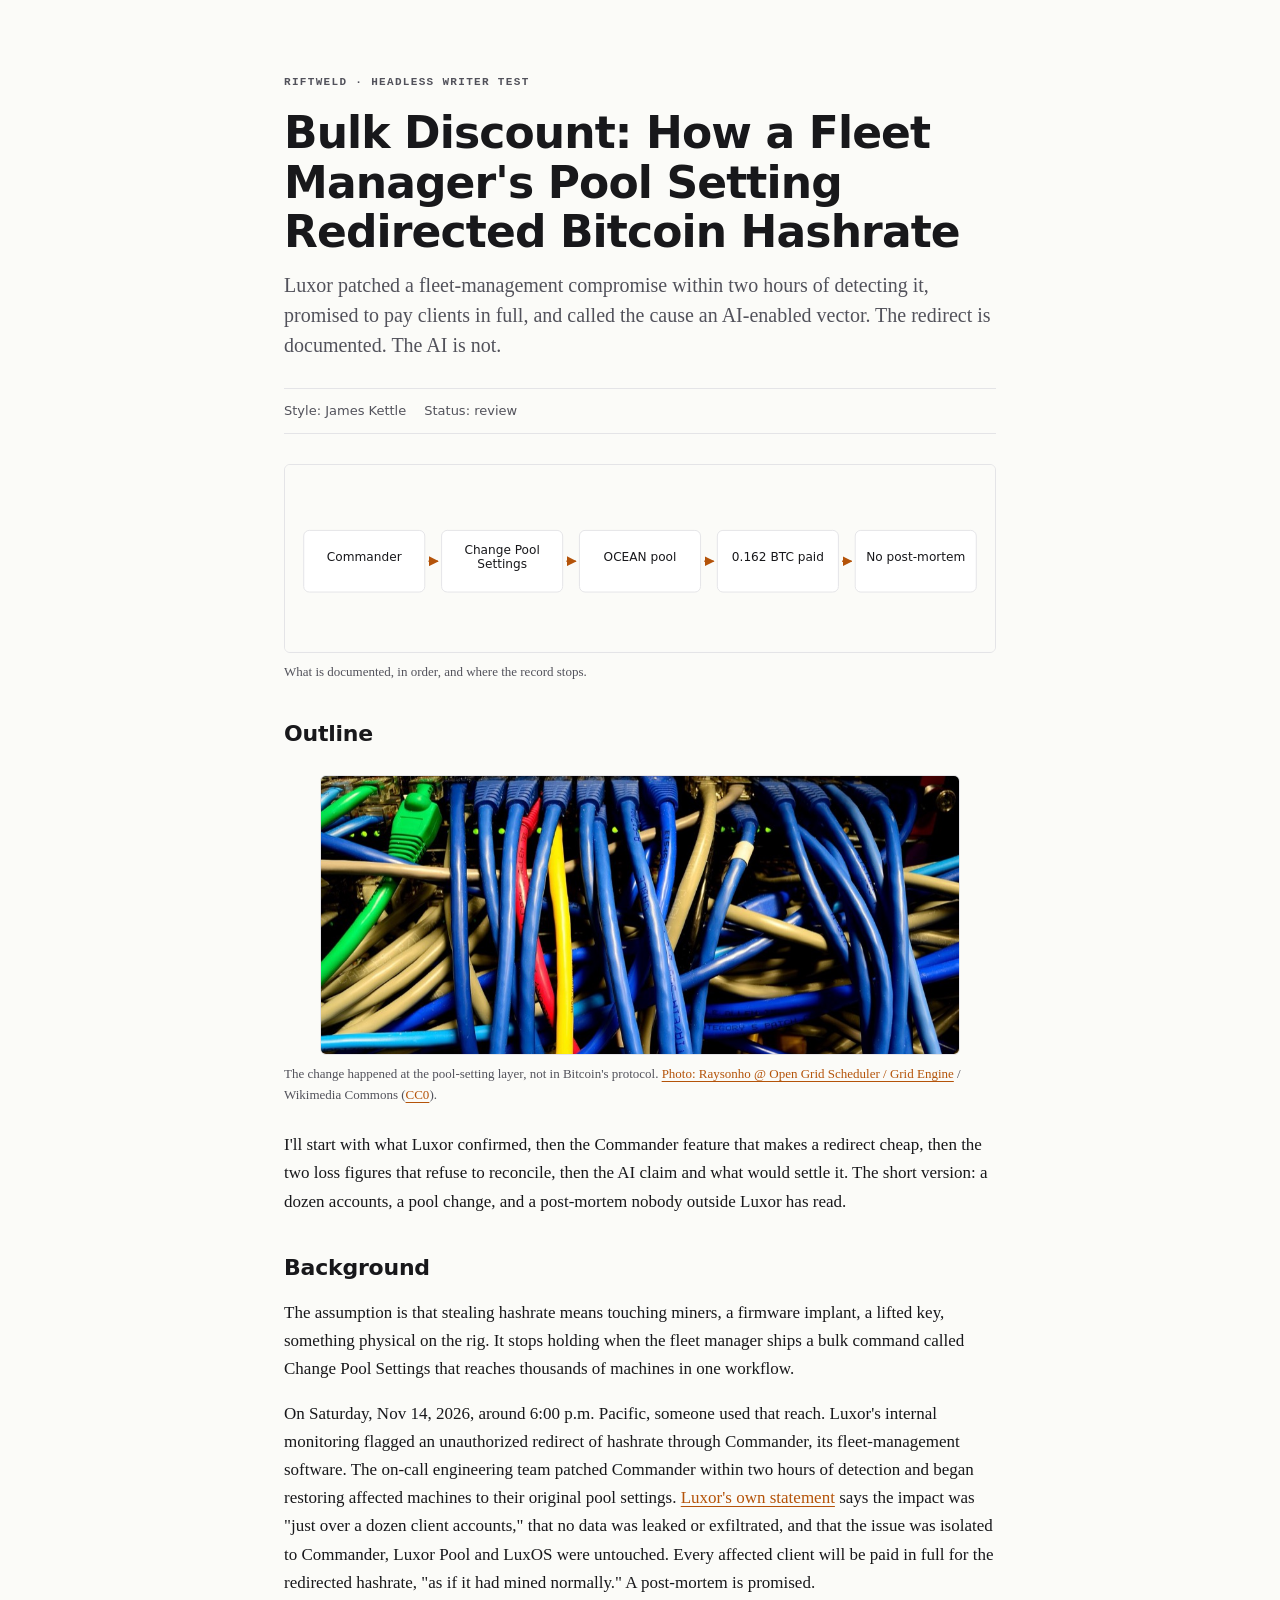
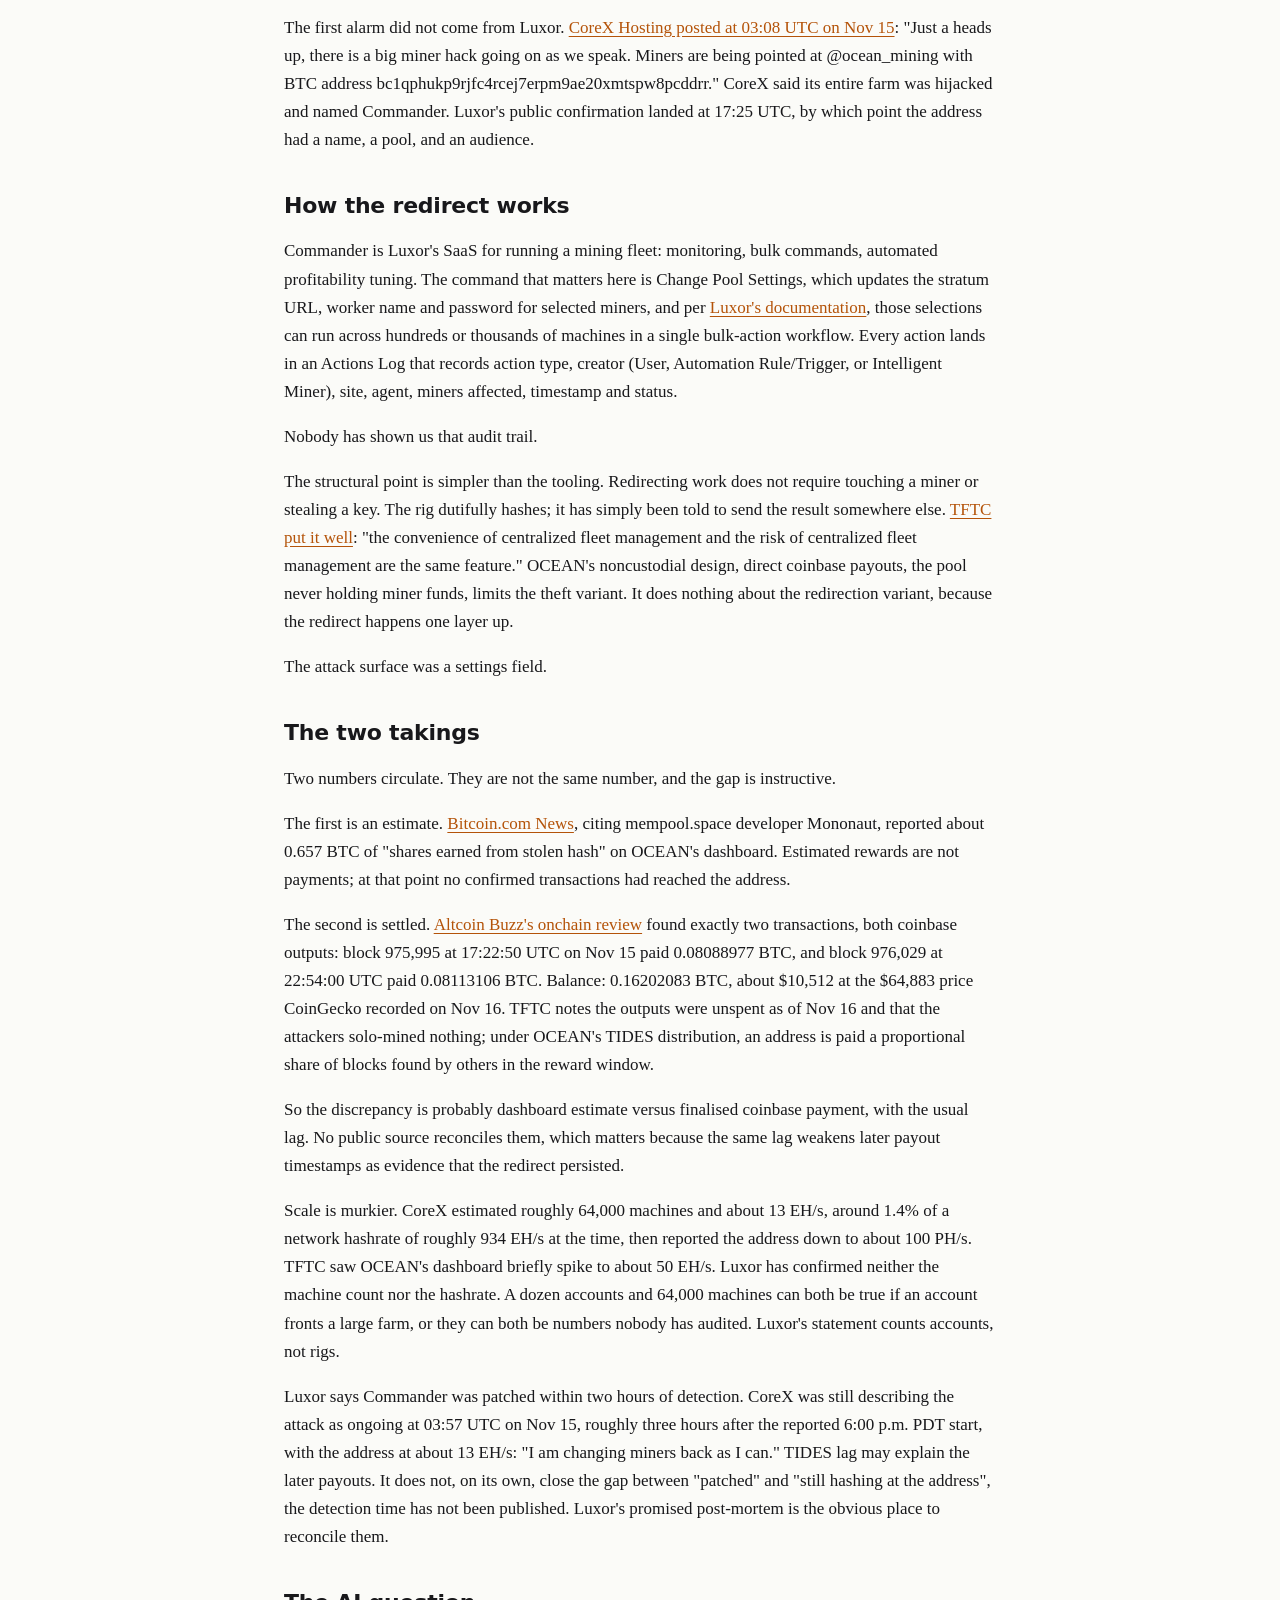
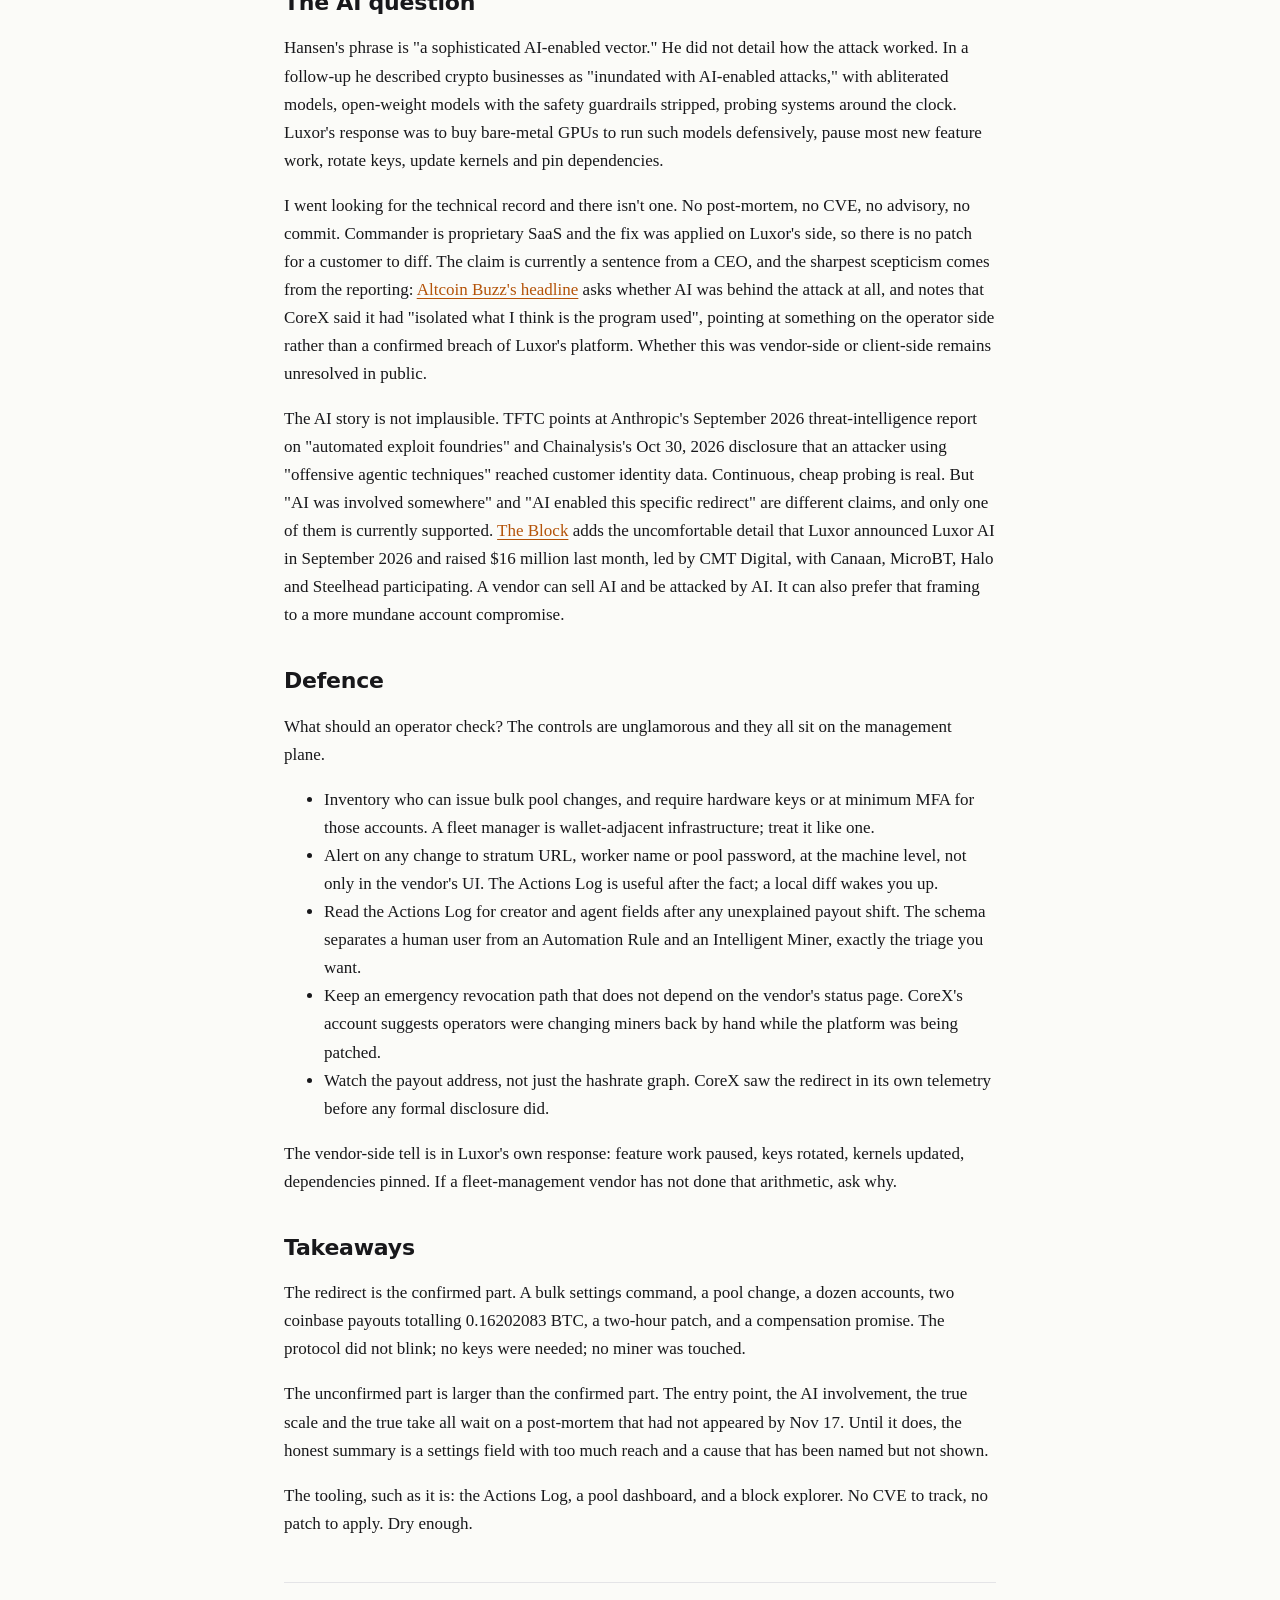
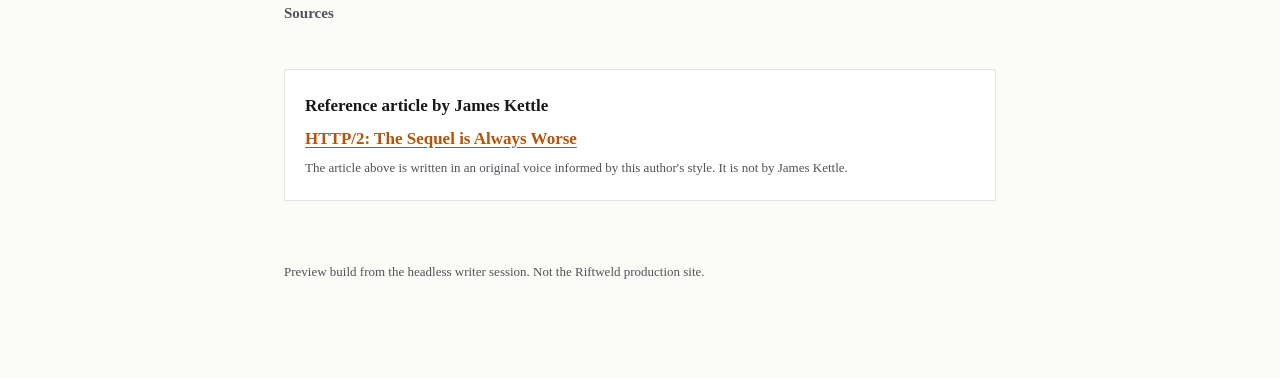
<file: articles/bulk-discount-how-a-fleet-manager-s-pool-setting-redirected-bitcoin-hashrate.html>
<!doctype html>
<html lang="en"><head><meta charset="utf-8"><meta name="viewport" content="width=device-width,initial-scale=1">
<title>Bulk Discount: How a Fleet Manager&#x27;s Pool Setting Redirected Bitcoin Hashrate · Riftweld preview</title><link rel="stylesheet" href="../assets/style.css"></head>
<body><div class="wrap">
<p class="eyebrow">Riftweld · headless writer test</p>
<h1>Bulk Discount: How a Fleet Manager&#x27;s Pool Setting Redirected Bitcoin Hashrate</h1>
<p class="standfirst">Luxor patched a fleet-management compromise within two hours of detecting it, promised to pay clients in full, and called the cause an AI-enabled vector. The redirect is documented. The AI is not.</p>
<div class="meta"><span>Style: James Kettle</span><span>Status: review</span></div>
<figure class="diagram"><svg viewBox="0 0 760 200" xmlns="http://www.w3.org/2000/svg" role="img" aria-label="diagram"><defs><marker id="ar" viewBox="0 0 10 10" refX="9" refY="5" markerWidth="7" markerHeight="7" orient="auto-start-reverse"><path d="M0 0L10 5L0 10z" fill="#b45309"/></marker></defs><style>.b{fill:#fff;stroke:#e4e4e7;} .t{font:500 13px ui-sans-serif,system-ui;fill:#18181b} .s{font:400 11px ui-sans-serif,system-ui;fill:#52525b} .a{stroke:#b45309;stroke-width:1.5;fill:none} .d{fill:#b45309} .l{stroke:#e4e4e7;stroke-width:1}</style><rect x="0" y="0" width="760" height="200" fill="#fbfbf8"/><rect class="b" x="20.0" y="70" width="129.6" height="66" rx="6"/><text x="84.8" y="103.0" class="t" text-anchor="middle">Commander</text><line class="a" x1="153.6" y1="103.0" x2="163.6" y2="103.0" marker-end="url(#ar)"/><rect class="b" x="167.6" y="70" width="129.6" height="66" rx="6"/><text x="232.39999999999998" y="95.5" class="t" text-anchor="middle">Change Pool</text>
<text x="232.39999999999998" y="110.5" class="t" text-anchor="middle">Settings</text><line class="a" x1="301.2" y1="103.0" x2="311.2" y2="103.0" marker-end="url(#ar)"/><rect class="b" x="315.2" y="70" width="129.6" height="66" rx="6"/><text x="380.0" y="103.0" class="t" text-anchor="middle">OCEAN pool</text><line class="a" x1="448.8" y1="103.0" x2="458.8" y2="103.0" marker-end="url(#ar)"/><rect class="b" x="462.8" y="70" width="129.6" height="66" rx="6"/><text x="527.5999999999999" y="103.0" class="t" text-anchor="middle">0.162 BTC paid</text><line class="a" x1="596.4" y1="103.0" x2="606.4" y2="103.0" marker-end="url(#ar)"/><rect class="b" x="610.4" y="70" width="129.6" height="66" rx="6"/><text x="675.1999999999999" y="103.0" class="t" text-anchor="middle">No post-mortem</text></svg><figcaption>What is documented, in order, and where the record stops.</figcaption></figure>
<h2>Outline</h2>
<figure class="photo"><img src="../assets/img/ethernet-switch.jpg" alt="An Ethernet switch in a rack" loading="lazy"><figcaption>The change happened at the pool-setting layer, not in Bitcoin&#x27;s protocol. <a href="https://commons.wikimedia.org/wiki/File:EthernetSwitch.jpg">Photo: Raysonho @ Open Grid Scheduler / Grid Engine</a> / Wikimedia Commons (<a href="http://creativecommons.org/publicdomain/zero/1.0/deed.en">CC0</a>).</figcaption></figure>
<p>I'll start with what Luxor confirmed, then the Commander feature that makes a redirect cheap, then the two loss figures that refuse to reconcile, then the AI claim and what would settle it. The short version: a dozen accounts, a pool change, and a post-mortem nobody outside Luxor has read.</p>
<h2>Background</h2>
<p>The assumption is that stealing hashrate means touching miners, a firmware implant, a lifted key, something physical on the rig. It stops holding when the fleet manager ships a bulk command called Change Pool Settings that reaches thousands of machines in one workflow.</p>
<p>On Saturday, Nov 14, 2026, around 6:00 p.m. Pacific, someone used that reach. Luxor's internal monitoring flagged an unauthorized redirect of hashrate through Commander, its fleet-management software. The on-call engineering team patched Commander within two hours of detection and began restoring affected machines to their original pool settings. <a href="https://x.com/luxor/status/2122018094914601464">Luxor's own statement</a> says the impact was "just over a dozen client accounts," that no data was leaked or exfiltrated, and that the issue was isolated to Commander, Luxor Pool and LuxOS were untouched. Every affected client will be paid in full for the redirected hashrate, "as if it had mined normally." A post-mortem is promised.</p>
<p>The first alarm did not come from Luxor. <a href="https://x.com/CoreX_Hosting/status/2121802488898863443">CoreX Hosting posted at 03:08 UTC on Nov 15</a>: "Just a heads up, there is a big miner hack going on as we speak. Miners are being pointed at @ocean_mining with BTC address bc1qphukp9rjfc4rcej7erpm9ae20xmtspw8pcddrr." CoreX said its entire farm was hijacked and named Commander. Luxor's public confirmation landed at 17:25 UTC, by which point the address had a name, a pool, and an audience.</p>
<h2>How the redirect works</h2>
<p>Commander is Luxor's SaaS for running a mining fleet: monitoring, bulk commands, automated profitability tuning. The command that matters here is Change Pool Settings, which updates the stratum URL, worker name and password for selected miners, and per <a href="https://docs.luxor.tech/platform/commander/automation/bulk-actions">Luxor's documentation</a>, those selections can run across hundreds or thousands of machines in a single bulk-action workflow. Every action lands in an Actions Log that records action type, creator (User, Automation Rule/Trigger, or Intelligent Miner), site, agent, miners affected, timestamp and status.</p>
<p>Nobody has shown us that audit trail.</p>
<p>The structural point is simpler than the tooling. Redirecting work does not require touching a miner or stealing a key. The rig dutifully hashes; it has simply been told to send the result somewhere else. <a href="https://www.tftc.io/luxor-commander-hijack-ai-attack-hashrate-redirect-ocean">TFTC put it well</a>: "the convenience of centralized fleet management and the risk of centralized fleet management are the same feature." OCEAN's noncustodial design, direct coinbase payouts, the pool never holding miner funds, limits the theft variant. It does nothing about the redirection variant, because the redirect happens one layer up.</p>
<p>The attack surface was a settings field.</p>
<h2>The two takings</h2>
<p>Two numbers circulate. They are not the same number, and the gap is instructive.</p>
<p>The first is an estimate. <a href="https://news.bitcoin.com/security/luxor-confirms-bitcoin-mining-hack-and-reveals-ai-enabled-attack/">Bitcoin.com News</a>, citing mempool.space developer Mononaut, reported about 0.657 BTC of "shares earned from stolen hash" on OCEAN's dashboard. Estimated rewards are not payments; at that point no confirmed transactions had reached the address.</p>
<p>The second is settled. <a href="https://www.altcoinbuzz.io/luxor-s-miner-hijack-was-ai-behind-the-attack">Altcoin Buzz's onchain review</a> found exactly two transactions, both coinbase outputs: block 975,995 at 17:22:50 UTC on Nov 15 paid 0.08088977 BTC, and block 976,029 at 22:54:00 UTC paid 0.08113106 BTC. Balance: 0.16202083 BTC, about $10,512 at the $64,883 price CoinGecko recorded on Nov 16. TFTC notes the outputs were unspent as of Nov 16 and that the attackers solo-mined nothing; under OCEAN's TIDES distribution, an address is paid a proportional share of blocks found by others in the reward window.</p>
<p>So the discrepancy is probably dashboard estimate versus finalised coinbase payment, with the usual lag. No public source reconciles them, which matters because the same lag weakens later payout timestamps as evidence that the redirect persisted.</p>
<p>Scale is murkier. CoreX estimated roughly 64,000 machines and about 13 EH/s, around 1.4% of a network hashrate of roughly 934 EH/s at the time, then reported the address down to about 100 PH/s. TFTC saw OCEAN's dashboard briefly spike to about 50 EH/s. Luxor has confirmed neither the machine count nor the hashrate. A dozen accounts and 64,000 machines can both be true if an account fronts a large farm, or they can both be numbers nobody has audited. Luxor's statement counts accounts, not rigs.</p>
<p>Luxor says Commander was patched within two hours of detection. CoreX was still describing the attack as ongoing at 03:57 UTC on Nov 15, roughly three hours after the reported 6:00 p.m. PDT start, with the address at about 13 EH/s: "I am changing miners back as I can." TIDES lag may explain the later payouts. It does not, on its own, close the gap between "patched" and "still hashing at the address", the detection time has not been published. Luxor's promised post-mortem is the obvious place to reconcile them.</p>
<h2>The AI question</h2>
<p>Hansen's phrase is "a sophisticated AI-enabled vector." He did not detail how the attack worked. In a follow-up he described crypto businesses as "inundated with AI-enabled attacks," with abliterated models, open-weight models with the safety guardrails stripped, probing systems around the clock. Luxor's response was to buy bare-metal GPUs to run such models defensively, pause most new feature work, rotate keys, update kernels and pin dependencies.</p>
<p>I went looking for the technical record and there isn't one. No post-mortem, no CVE, no advisory, no commit. Commander is proprietary SaaS and the fix was applied on Luxor's side, so there is no patch for a customer to diff. The claim is currently a sentence from a CEO, and the sharpest scepticism comes from the reporting: <a href="https://www.altcoinbuzz.io/luxor-s-miner-hijack-was-ai-behind-the-attack">Altcoin Buzz's headline</a> asks whether AI was behind the attack at all, and notes that CoreX said it had "isolated what I think is the program used", pointing at something on the operator side rather than a confirmed breach of Luxor's platform. Whether this was vendor-side or client-side remains unresolved in public.</p>
<p>The AI story is not implausible. TFTC points at Anthropic's September 2026 threat-intelligence report on "automated exploit foundries" and Chainalysis's Oct 30, 2026 disclosure that an attacker using "offensive agentic techniques" reached customer identity data. Continuous, cheap probing is real. But "AI was involved somewhere" and "AI enabled this specific redirect" are different claims, and only one of them is currently supported. <a href="https://theblock.co/news/business/2026-11-15-luxor-attack-client-hashrate-440810">The Block</a> adds the uncomfortable detail that Luxor announced Luxor AI in September 2026 and raised $16 million last month, led by CMT Digital, with Canaan, MicroBT, Halo and Steelhead participating. A vendor can sell AI and be attacked by AI. It can also prefer that framing to a more mundane account compromise.</p>
<h2>Defence</h2>
<p>What should an operator check? The controls are unglamorous and they all sit on the management plane.</p>
<ul>
<li>Inventory who can issue bulk pool changes, and require hardware keys or at minimum MFA for those accounts. A fleet manager is wallet-adjacent infrastructure; treat it like one.</li>
<li>Alert on any change to stratum URL, worker name or pool password, at the machine level, not only in the vendor's UI. The Actions Log is useful after the fact; a local diff wakes you up.</li>
<li>Read the Actions Log for creator and agent fields after any unexplained payout shift. The schema separates a human user from an Automation Rule and an Intelligent Miner, exactly the triage you want.</li>
<li>Keep an emergency revocation path that does not depend on the vendor's status page. CoreX's account suggests operators were changing miners back by hand while the platform was being patched.</li>
<li>Watch the payout address, not just the hashrate graph. CoreX saw the redirect in its own telemetry before any formal disclosure did.</li>
</ul>
<p>The vendor-side tell is in Luxor's own response: feature work paused, keys rotated, kernels updated, dependencies pinned. If a fleet-management vendor has not done that arithmetic, ask why.</p>
<h2>Takeaways</h2>
<p>The redirect is the confirmed part. A bulk settings command, a pool change, a dozen accounts, two coinbase payouts totalling 0.16202083 BTC, a two-hour patch, and a compensation promise. The protocol did not blink; no keys were needed; no miner was touched.</p>
<p>The unconfirmed part is larger than the confirmed part. The entry point, the AI involvement, the true scale and the true take all wait on a post-mortem that had not appeared by Nov 17. Until it does, the honest summary is a settings field with too much reach and a cause that has been named but not shown.</p>
<p>The tooling, such as it is: the Actions Log, a pool dashboard, and a block explorer. No CVE to track, no patch to apply. Dry enough.</p>
<div class="src"><strong>Sources</strong></div>

<div class="original"><p><strong>Reference article by James Kettle</strong></p><p><a href="https://portswigger.net/research/http2">HTTP/2: The Sequel is Always Worse</a></p><p class="muted">The article above is written in an original voice informed by this author's style. It is not by James Kettle.</p></div>
<footer>Preview build from the headless writer session. Not the Riftweld production site.</footer>
</div></body></html>
</file>
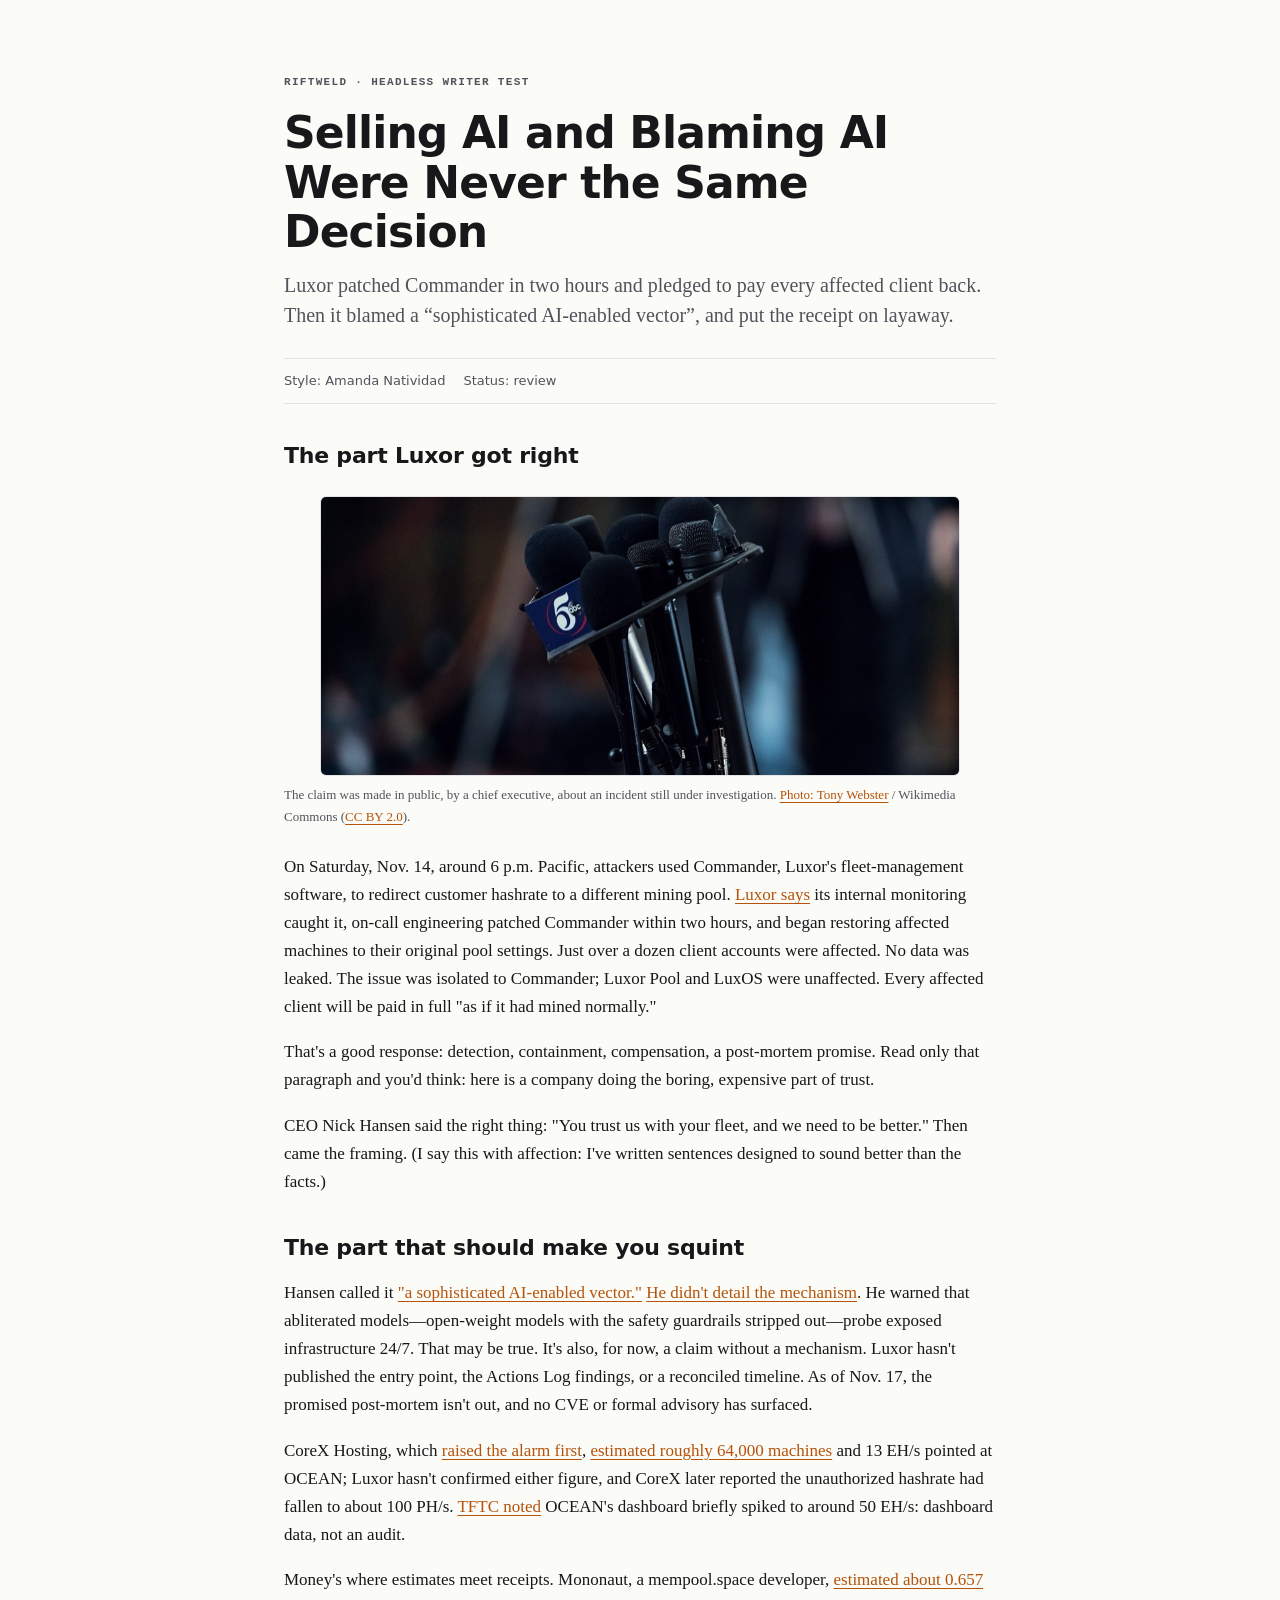
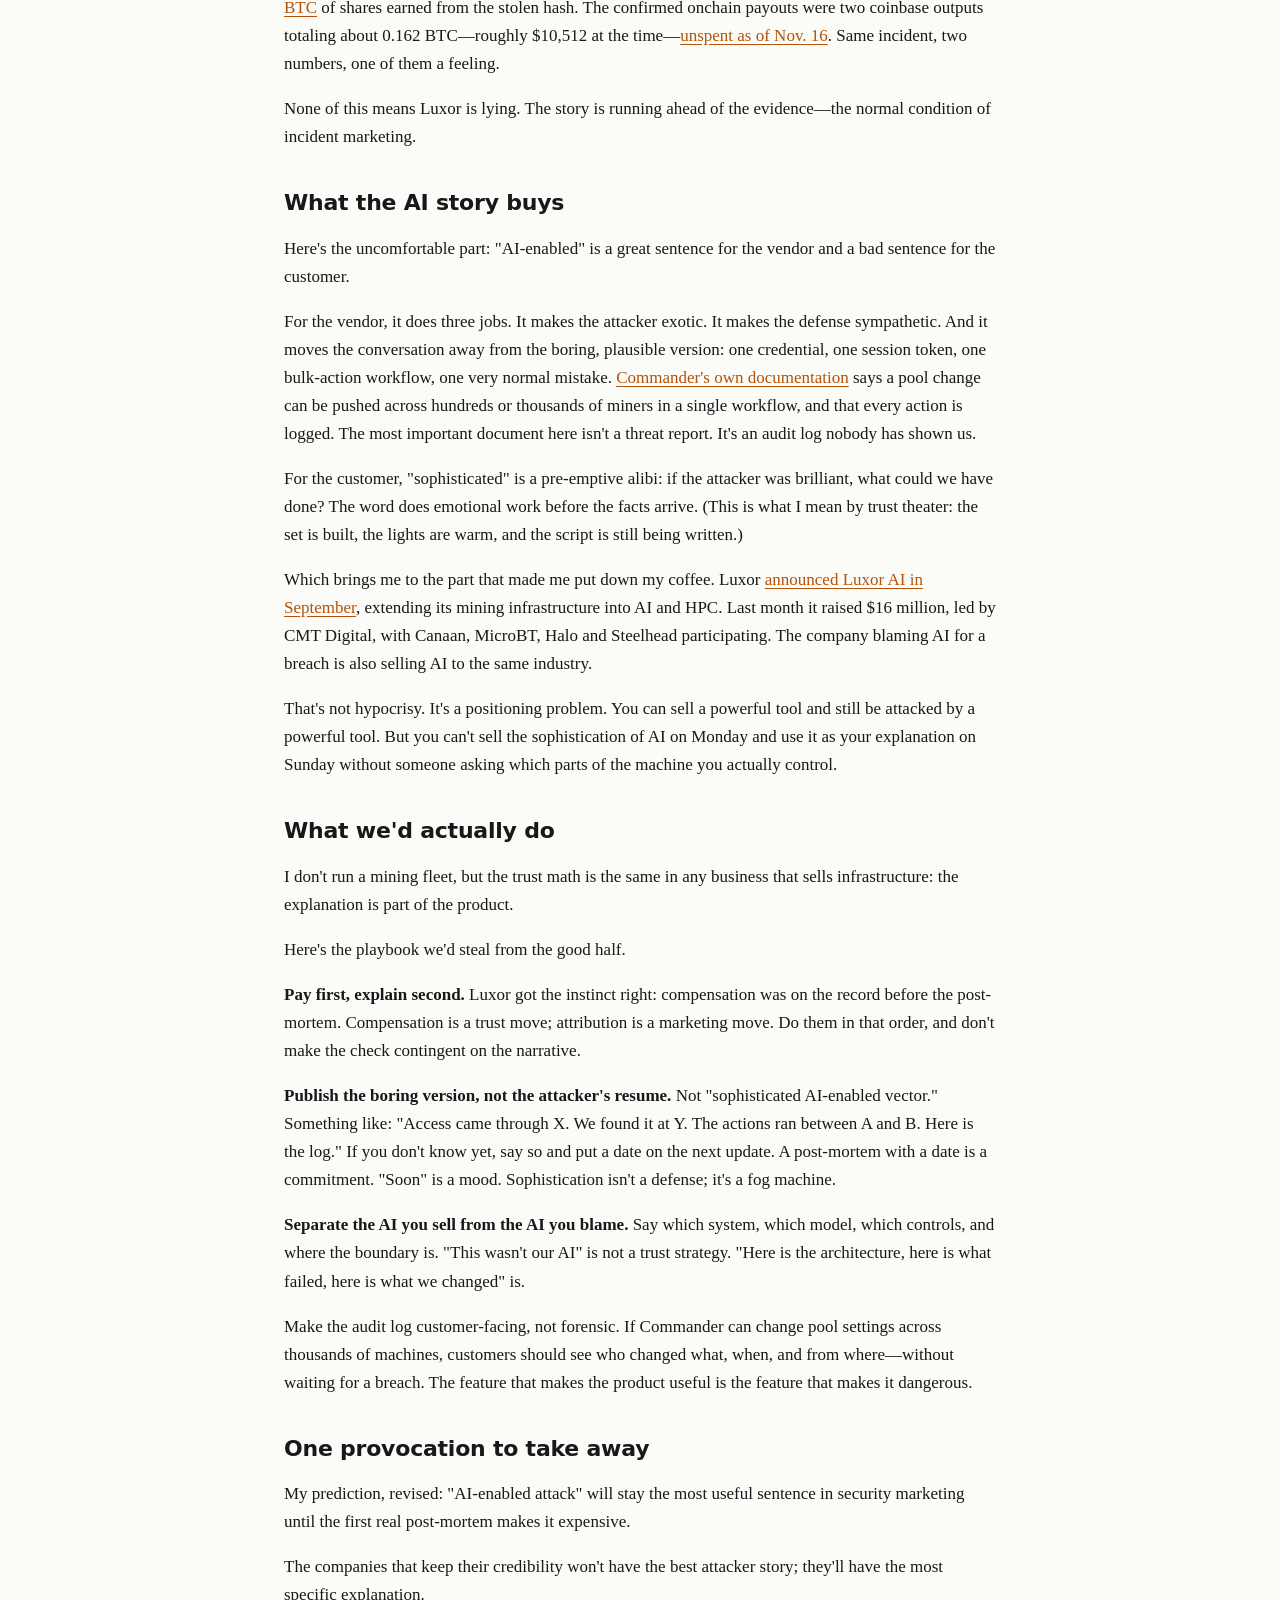
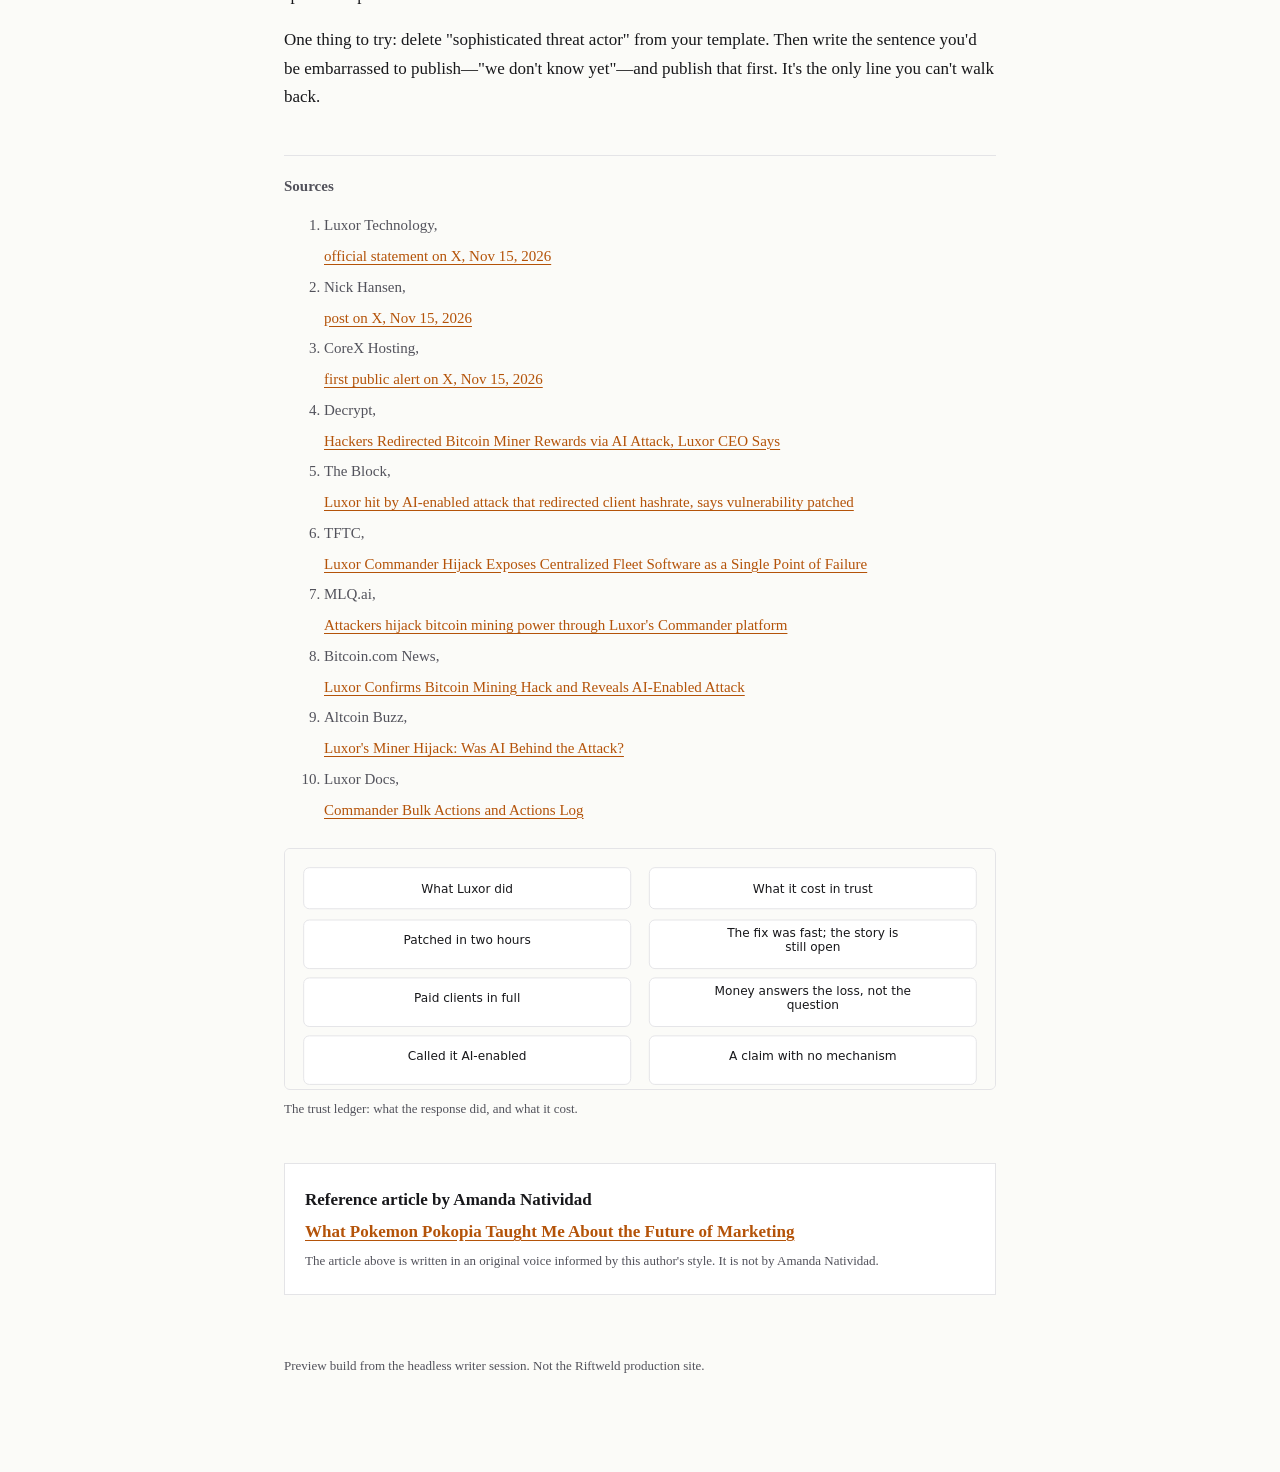
<file: articles/selling-ai-and-blaming-ai-were-never-the-same-decision.html>
<!doctype html>
<html lang="en"><head><meta charset="utf-8"><meta name="viewport" content="width=device-width,initial-scale=1">
<title>Selling AI and Blaming AI Were Never the Same Decision · Riftweld preview</title><link rel="stylesheet" href="../assets/style.css"></head>
<body><div class="wrap">
<p class="eyebrow">Riftweld · headless writer test</p>
<h1>Selling AI and Blaming AI Were Never the Same Decision</h1>
<p class="standfirst">Luxor patched Commander in two hours and pledged to pay every affected client back. Then it blamed a “sophisticated AI-enabled vector”, and put the receipt on layaway.</p>
<div class="meta"><span>Style: Amanda Natividad</span><span>Status: review</span></div>

<h2>The part Luxor got right</h2>
<figure class="photo"><img src="../assets/img/news-microphones.jpg" alt="A cluster of microphones at a press conference" loading="lazy"><figcaption>The claim was made in public, by a chief executive, about an incident still under investigation. <a href="https://commons.wikimedia.org/wiki/File:News_Microphones_at_Press_Conference.jpg">Photo: Tony Webster</a> / Wikimedia Commons (<a href="https://creativecommons.org/licenses/by/2.0">CC BY 2.0</a>).</figcaption></figure>
<p>On Saturday, Nov. 14, around 6 p.m. Pacific, attackers used Commander, Luxor's fleet-management software, to redirect customer hashrate to a different mining pool. <a href="https://x.com/luxor/status/2122018094914601464">Luxor says</a> its internal monitoring caught it, on-call engineering patched Commander within two hours, and began restoring affected machines to their original pool settings. Just over a dozen client accounts were affected. No data was leaked. The issue was isolated to Commander; Luxor Pool and LuxOS were unaffected. Every affected client will be paid in full "as if it had mined normally."</p>
<p>That's a good response: detection, containment, compensation, a post-mortem promise. Read only that paragraph and you'd think: here is a company doing the boring, expensive part of trust.</p>
<p>CEO Nick Hansen said the right thing: "You trust us with your fleet, and we need to be better." Then came the framing. (I say this with affection: I've written sentences designed to sound better than the facts.)</p>
<h2>The part that should make you squint</h2>
<p>Hansen called it <a href="https://x.com/hash_bender/status/2122016210628096216">"a sophisticated AI-enabled vector."</a> <a href="https://decrypt.co/383392/hackers-redirected-bitcoin-miner-rewards-ai-attack-luxor">He didn't detail the mechanism</a>. He warned that abliterated models—open-weight models with the safety guardrails stripped out—probe exposed infrastructure 24/7. That may be true. It's also, for now, a claim without a mechanism. Luxor hasn't published the entry point, the Actions Log findings, or a reconciled timeline. As of Nov. 17, the promised post-mortem isn't out, and no CVE or formal advisory has surfaced.</p>
<p>CoreX Hosting, which <a href="https://x.com/CoreX_Hosting/status/2121802488898863443">raised the alarm first</a>, <a href="https://mlq.ai/news/attackers-hijack-bitcoin-mining-power-through-luxors-commander-platform-diverting-up-to-13-ehs-to-the-ocean-pool/">estimated roughly 64,000 machines</a> and 13 EH/s pointed at OCEAN; Luxor hasn't confirmed either figure, and CoreX later reported the unauthorized hashrate had fallen to about 100 PH/s. <a href="https://www.tftc.io/luxor-commander-hijack-ai-attack-hashrate-redirect-ocean">TFTC noted</a> OCEAN's dashboard briefly spiked to around 50 EH/s: dashboard data, not an audit.</p>
<p>Money's where estimates meet receipts. Mononaut, a mempool.space developer, <a href="https://news.bitcoin.com/security/luxor-confirms-bitcoin-mining-hack-and-reveals-ai-enabled-attack/">estimated about 0.657 BTC</a> of shares earned from the stolen hash. The confirmed onchain payouts were two coinbase outputs totaling about 0.162 BTC—roughly $10,512 at the time—<a href="https://www.tftc.io/luxor-commander-hijack-ai-attack-hashrate-redirect-ocean">unspent as of Nov. 16</a>. Same incident, two numbers, one of them a feeling.</p>
<p>None of this means Luxor is lying. The story is running ahead of the evidence—the normal condition of incident marketing.</p>
<h2>What the AI story buys</h2>
<p>Here's the uncomfortable part: "AI-enabled" is a great sentence for the vendor and a bad sentence for the customer.</p>
<p>For the vendor, it does three jobs. It makes the attacker exotic. It makes the defense sympathetic. And it moves the conversation away from the boring, plausible version: one credential, one session token, one bulk-action workflow, one very normal mistake. <a href="https://docs.luxor.tech/platform/commander/automation/bulk-actions">Commander's own documentation</a> says a pool change can be pushed across hundreds or thousands of miners in a single workflow, and that every action is logged. The most important document here isn't a threat report. It's an audit log nobody has shown us.</p>
<p>For the customer, "sophisticated" is a pre-emptive alibi: if the attacker was brilliant, what could we have done? The word does emotional work before the facts arrive. (This is what I mean by trust theater: the set is built, the lights are warm, and the script is still being written.)</p>
<p>Which brings me to the part that made me put down my coffee. Luxor <a href="https://theblock.co/news/business/2026-11-15-luxor-attack-client-hashrate-440810">announced Luxor AI in September</a>, extending its mining infrastructure into AI and HPC. Last month it raised $16 million, led by CMT Digital, with Canaan, MicroBT, Halo and Steelhead participating. The company blaming AI for a breach is also selling AI to the same industry.</p>
<p>That's not hypocrisy. It's a positioning problem. You can sell a powerful tool and still be attacked by a powerful tool. But you can't sell the sophistication of AI on Monday and use it as your explanation on Sunday without someone asking which parts of the machine you actually control.</p>
<h2>What we'd actually do</h2>
<p>I don't run a mining fleet, but the trust math is the same in any business that sells infrastructure: the explanation is part of the product.</p>
<p>Here's the playbook we'd steal from the good half.</p>
<p><strong>Pay first, explain second.</strong> Luxor got the instinct right: compensation was on the record before the post-mortem. Compensation is a trust move; attribution is a marketing move. Do them in that order, and don't make the check contingent on the narrative.</p>
<p><strong>Publish the boring version, not the attacker's resume.</strong> Not "sophisticated AI-enabled vector." Something like: "Access came through X. We found it at Y. The actions ran between A and B. Here is the log." If you don't know yet, say so and put a date on the next update. A post-mortem with a date is a commitment. "Soon" is a mood. Sophistication isn't a defense; it's a fog machine.</p>
<p><strong>Separate the AI you sell from the AI you blame.</strong> Say which system, which model, which controls, and where the boundary is. "This wasn't our AI" is not a trust strategy. "Here is the architecture, here is what failed, here is what we changed" is.</p>
<p>Make the audit log customer-facing, not forensic. If Commander can change pool settings across thousands of machines, customers should see who changed what, when, and from where—without waiting for a breach. The feature that makes the product useful is the feature that makes it dangerous.</p>
<h2>One provocation to take away</h2>
<p>My prediction, revised: "AI-enabled attack" will stay the most useful sentence in security marketing until the first real post-mortem makes it expensive.</p>
<p>The companies that keep their credibility won't have the best attacker story; they'll have the most specific explanation.</p>
<p>One thing to try: delete "sophisticated threat actor" from your template. Then write the sentence you'd be embarrassed to publish—"we don't know yet"—and publish that first. It's the only line you can't walk back.</p>

<div class="src"><strong>Sources</strong>
<ol>
<li>Luxor Technology, <a href="https://x.com/luxor/status/2122018094914601464">official statement on X, Nov 15, 2026</a></li>
<li>Nick Hansen, <a href="https://x.com/hash_bender/status/2122016210628096216">post on X, Nov 15, 2026</a></li>
<li>CoreX Hosting, <a href="https://x.com/CoreX_Hosting/status/2121802488898863443">first public alert on X, Nov 15, 2026</a></li>
<li>Decrypt, <a href="https://decrypt.co/383392/hackers-redirected-bitcoin-miner-rewards-ai-attack-luxor">Hackers Redirected Bitcoin Miner Rewards via AI Attack, Luxor CEO Says</a></li>
<li>The Block, <a href="https://theblock.co/news/business/2026-11-15-luxor-attack-client-hashrate-440810">Luxor hit by AI-enabled attack that redirected client hashrate, says vulnerability patched</a></li>
<li>TFTC, <a href="https://www.tftc.io/luxor-commander-hijack-ai-attack-hashrate-redirect-ocean">Luxor Commander Hijack Exposes Centralized Fleet Software as a Single Point of Failure</a></li>
<li>MLQ.ai, <a href="https://mlq.ai/news/attackers-hijack-bitcoin-mining-power-through-luxors-commander-platform-diverting-up-to-13-ehs-to-the-ocean-pool/">Attackers hijack bitcoin mining power through Luxor's Commander platform</a></li>
<li>Bitcoin.com News, <a href="https://news.bitcoin.com/security/luxor-confirms-bitcoin-mining-hack-and-reveals-ai-enabled-attack/">Luxor Confirms Bitcoin Mining Hack and Reveals AI-Enabled Attack</a></li>
<li>Altcoin Buzz, <a href="https://www.altcoinbuzz.io/luxor-s-miner-hijack-was-ai-behind-the-attack">Luxor's Miner Hijack: Was AI Behind the Attack?</a></li>
<li>Luxor Docs, <a href="https://docs.luxor.tech/platform/commander/automation/bulk-actions">Commander Bulk Actions and Actions Log</a></li>
</ol></div>
<figure class="diagram"><svg viewBox="0 0 760 256" xmlns="http://www.w3.org/2000/svg" role="img" aria-label="matrix"><defs><marker id="ar" viewBox="0 0 10 10" refX="9" refY="5" markerWidth="7" markerHeight="7" orient="auto-start-reverse"><path d="M0 0L10 5L0 10z" fill="#b45309"/></marker></defs><style>.b{fill:#fff;stroke:#e4e4e7;} .t{font:500 13px ui-sans-serif,system-ui;fill:#18181b} .s{font:400 11px ui-sans-serif,system-ui;fill:#52525b} .a{stroke:#b45309;stroke-width:1.5;fill:none} .d{fill:#b45309} .l{stroke:#e4e4e7;stroke-width:1}</style><rect x="0" y="0" width="760" height="256" fill="#fbfbf8"/><rect class="b" x="20" y="20" width="350" height="44" rx="6"/><rect class="b" x="390" y="20" width="350" height="44" rx="6"/><text x="195.0" y="47" class="t" text-anchor="middle">What Luxor did</text><text x="565.0" y="47" class="t" text-anchor="middle">What it cost in trust</text><rect class="b" x="20" y="76" width="350" height="52" rx="6"/><rect class="b" x="390" y="76" width="350" height="52" rx="6"/><text x="195.0" y="102.0" class="t" text-anchor="middle">Patched in two hours</text><text x="565.0" y="94.5" class="t" text-anchor="middle">The fix was fast; the story is</text>
<text x="565.0" y="109.5" class="t" text-anchor="middle">still open</text><rect class="b" x="20" y="138" width="350" height="52" rx="6"/><rect class="b" x="390" y="138" width="350" height="52" rx="6"/><text x="195.0" y="164.0" class="t" text-anchor="middle">Paid clients in full</text><text x="565.0" y="156.5" class="t" text-anchor="middle">Money answers the loss, not the</text>
<text x="565.0" y="171.5" class="t" text-anchor="middle">question</text><rect class="b" x="20" y="200" width="350" height="52" rx="6"/><rect class="b" x="390" y="200" width="350" height="52" rx="6"/><text x="195.0" y="226.0" class="t" text-anchor="middle">Called it AI-enabled</text><text x="565.0" y="226.0" class="t" text-anchor="middle">A claim with no mechanism</text></svg><figcaption>The trust ledger: what the response did, and what it cost.</figcaption></figure>
<div class="original"><p><strong>Reference article by Amanda Natividad</strong></p><p><a href="https://sparktoro.com/blog/what-pokemon-pokopia-taught-me-about-the-future-of-marketing/">What Pokemon Pokopia Taught Me About the Future of Marketing</a></p><p class="muted">The article above is written in an original voice informed by this author's style. It is not by Amanda Natividad.</p></div>
<footer>Preview build from the headless writer session. Not the Riftweld production site.</footer>
</div></body></html>
</file>
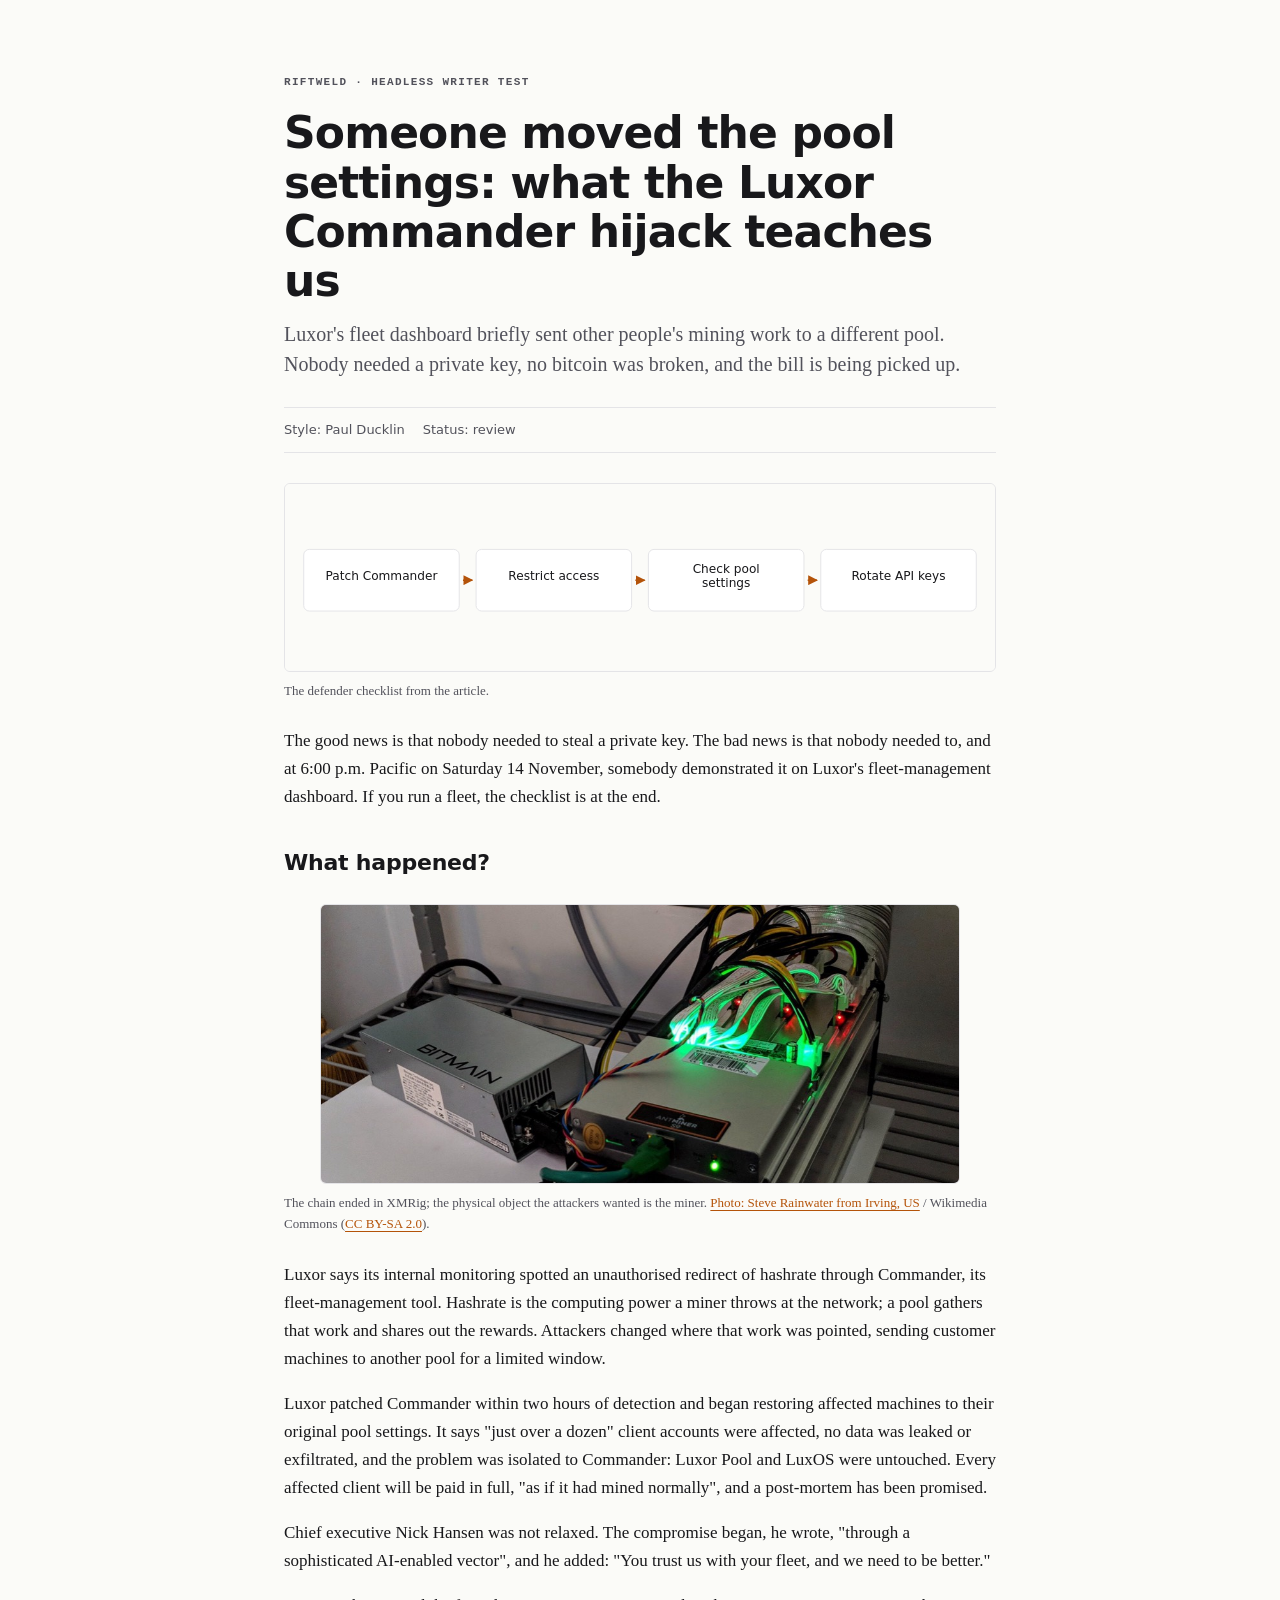
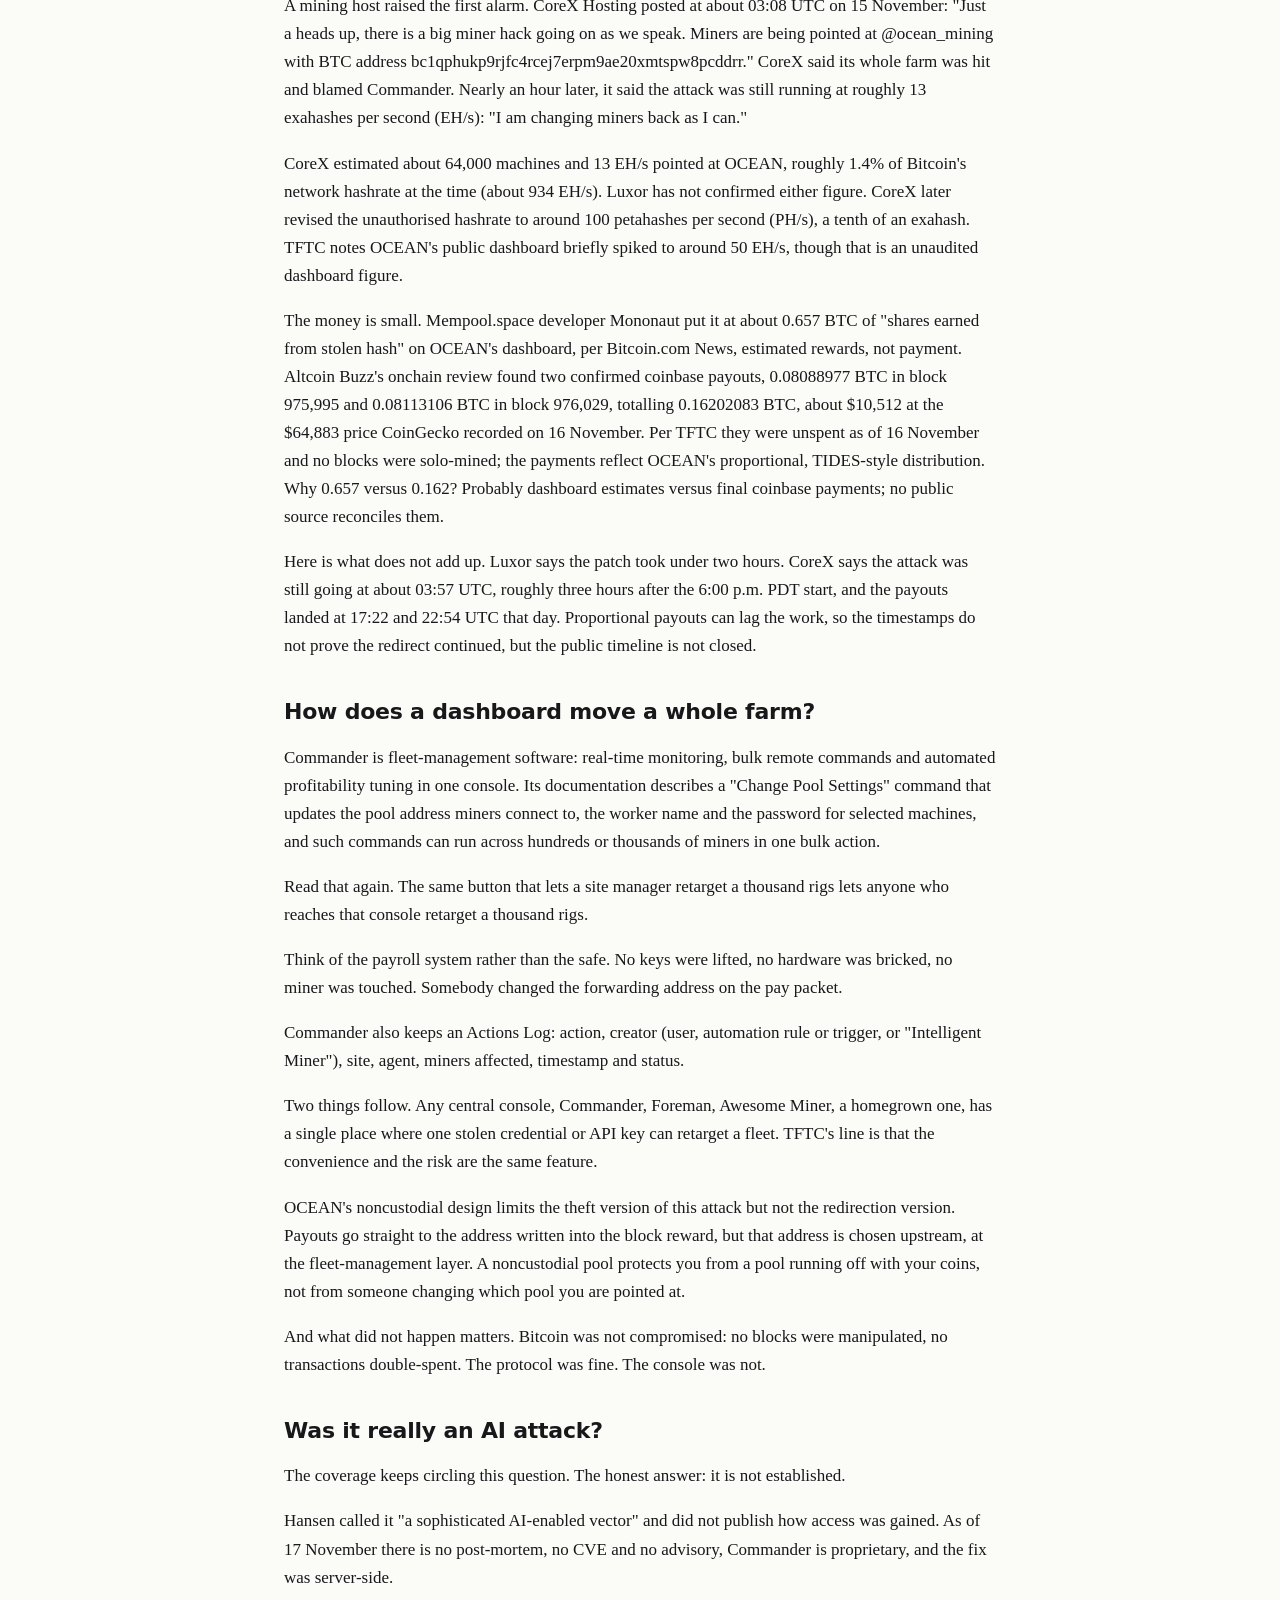
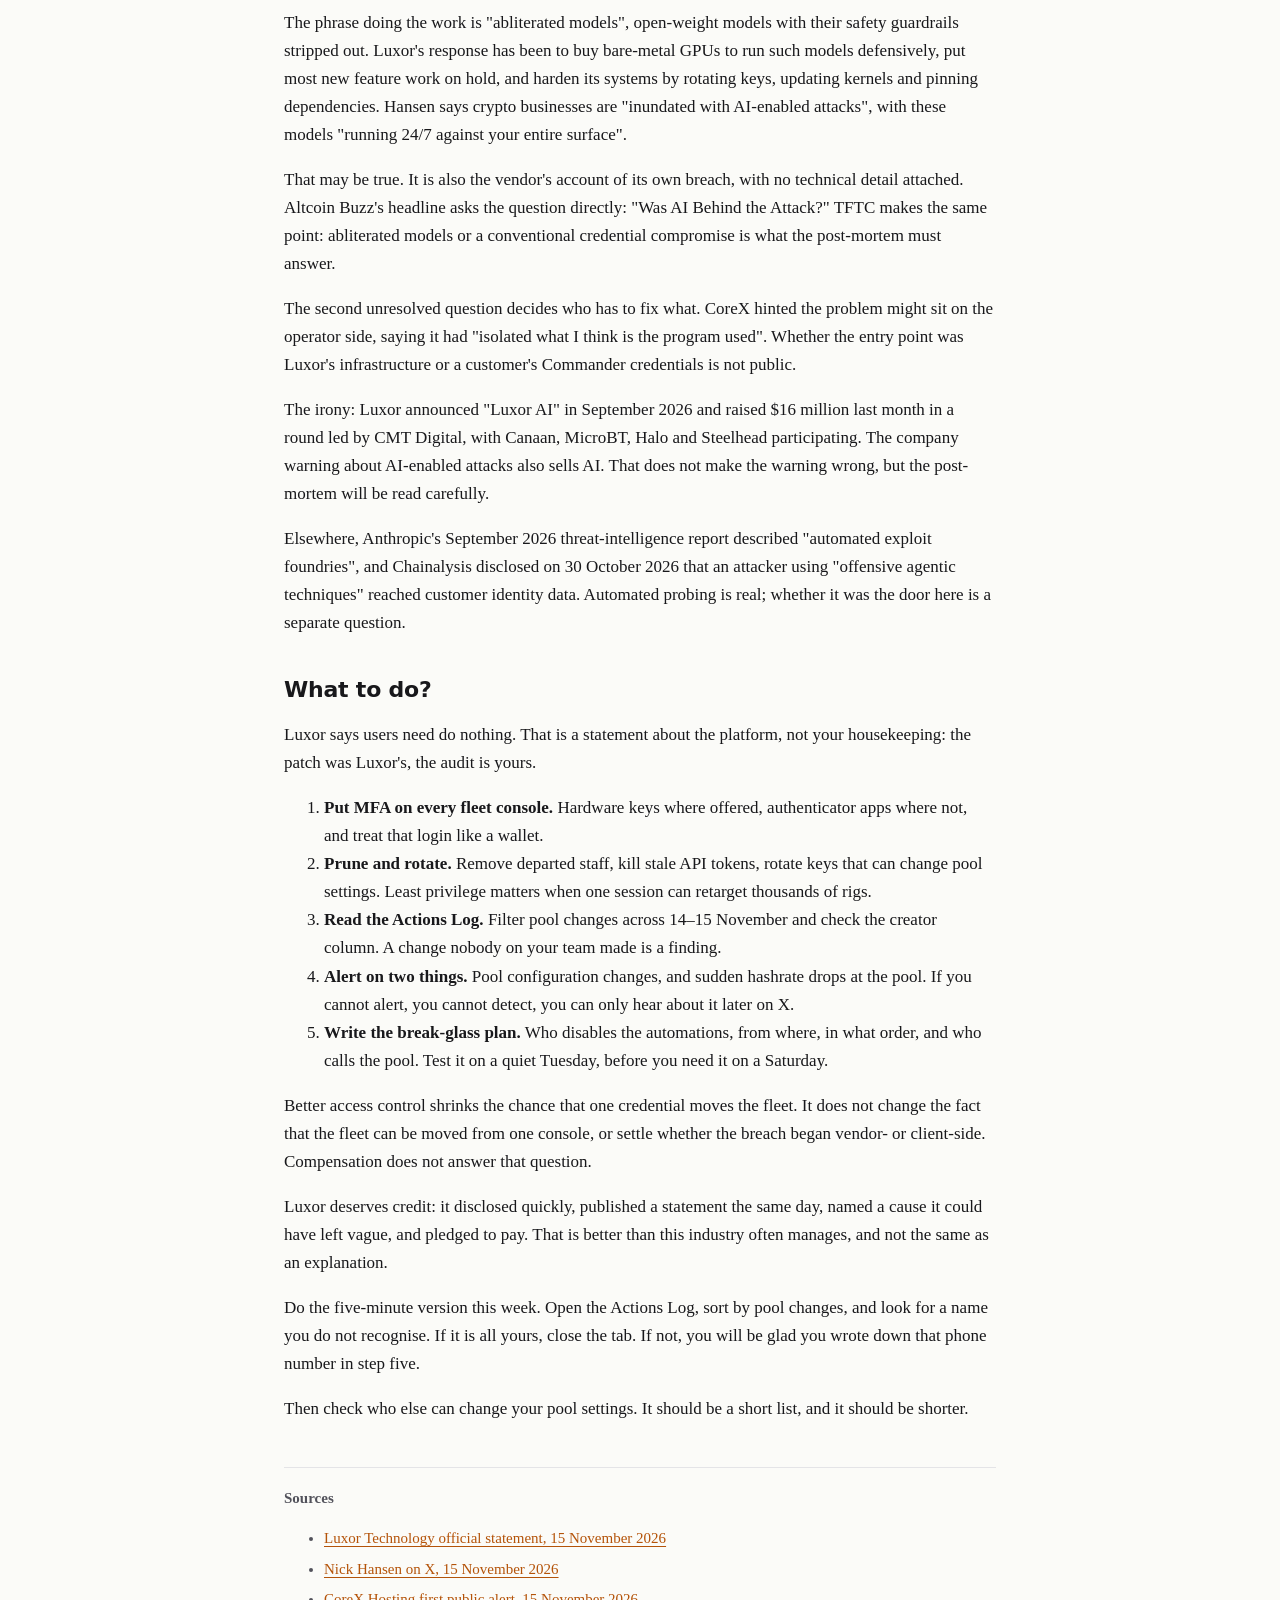
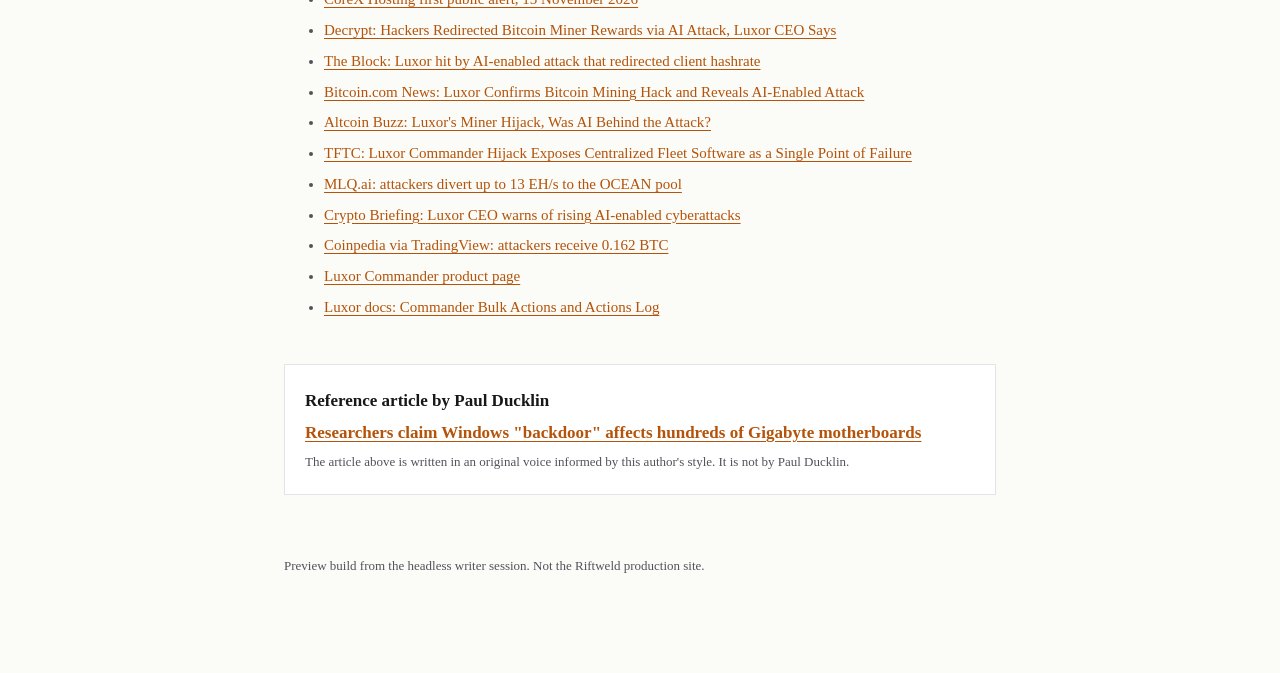
<file: articles/someone-moved-the-pool-settings-what-the-luxor-commander-hijack-teaches-us.html>
<!doctype html>
<html lang="en"><head><meta charset="utf-8"><meta name="viewport" content="width=device-width,initial-scale=1">
<title>Someone moved the pool settings: what the Luxor Commander hijack teaches us · Riftweld preview</title><link rel="stylesheet" href="../assets/style.css"></head>
<body><div class="wrap">
<p class="eyebrow">Riftweld · headless writer test</p>
<h1>Someone moved the pool settings: what the Luxor Commander hijack teaches us</h1>
<p class="standfirst">Luxor&#x27;s fleet dashboard briefly sent other people&#x27;s mining work to a different pool. Nobody needed a private key, no bitcoin was broken, and the bill is being picked up.</p>
<div class="meta"><span>Style: Paul Ducklin</span><span>Status: review</span></div>
<figure class="diagram"><svg viewBox="0 0 760 200" xmlns="http://www.w3.org/2000/svg" role="img" aria-label="diagram"><defs><marker id="ar" viewBox="0 0 10 10" refX="9" refY="5" markerWidth="7" markerHeight="7" orient="auto-start-reverse"><path d="M0 0L10 5L0 10z" fill="#b45309"/></marker></defs><style>.b{fill:#fff;stroke:#e4e4e7;} .t{font:500 13px ui-sans-serif,system-ui;fill:#18181b} .s{font:400 11px ui-sans-serif,system-ui;fill:#52525b} .a{stroke:#b45309;stroke-width:1.5;fill:none} .d{fill:#b45309} .l{stroke:#e4e4e7;stroke-width:1}</style><rect x="0" y="0" width="760" height="200" fill="#fbfbf8"/><rect class="b" x="20.0" y="70" width="166.5" height="66" rx="6"/><text x="103.25" y="103.0" class="t" text-anchor="middle">Patch Commander</text><line class="a" x1="190.5" y1="103.0" x2="200.5" y2="103.0" marker-end="url(#ar)"/><rect class="b" x="204.5" y="70" width="166.5" height="66" rx="6"/><text x="287.75" y="103.0" class="t" text-anchor="middle">Restrict access</text><line class="a" x1="375.0" y1="103.0" x2="385.0" y2="103.0" marker-end="url(#ar)"/><rect class="b" x="389.0" y="70" width="166.5" height="66" rx="6"/><text x="472.25" y="95.5" class="t" text-anchor="middle">Check pool</text>
<text x="472.25" y="110.5" class="t" text-anchor="middle">settings</text><line class="a" x1="559.5" y1="103.0" x2="569.5" y2="103.0" marker-end="url(#ar)"/><rect class="b" x="573.5" y="70" width="166.5" height="66" rx="6"/><text x="656.75" y="103.0" class="t" text-anchor="middle">Rotate API keys</text></svg><figcaption>The defender checklist from the article.</figcaption></figure>
<p>The good news is that nobody needed to steal a private key. The bad news is that nobody needed to, and at 6:00 p.m. Pacific on Saturday 14 November, somebody demonstrated it on Luxor's fleet-management dashboard. If you run a fleet, the checklist is at the end.</p>
<h2>What happened?</h2>
<figure class="photo"><img src="../assets/img/antminer.jpeg" alt="An Antminer ASIC bitcoin miner" loading="lazy"><figcaption>The chain ended in XMRig; the physical object the attackers wanted is the miner. <a href="https://commons.wikimedia.org/wiki/File:Antminer_ASIC_Miner.jpeg">Photo: Steve Rainwater from Irving, US</a> / Wikimedia Commons (<a href="https://creativecommons.org/licenses/by-sa/2.0">CC BY-SA 2.0</a>).</figcaption></figure>
<p>Luxor says its internal monitoring spotted an unauthorised redirect of hashrate through Commander, its fleet-management tool. Hashrate is the computing power a miner throws at the network; a pool gathers that work and shares out the rewards. Attackers changed where that work was pointed, sending customer machines to another pool for a limited window.</p>
<p>Luxor patched Commander within two hours of detection and began restoring affected machines to their original pool settings. It says "just over a dozen" client accounts were affected, no data was leaked or exfiltrated, and the problem was isolated to Commander: Luxor Pool and LuxOS were untouched. Every affected client will be paid in full, "as if it had mined normally", and a post-mortem has been promised.</p>
<p>Chief executive Nick Hansen was not relaxed. The compromise began, he wrote, "through a sophisticated AI-enabled vector", and he added: "You trust us with your fleet, and we need to be better."</p>
<p>A mining host raised the first alarm. CoreX Hosting posted at about 03:08 UTC on 15 November: "Just a heads up, there is a big miner hack going on as we speak. Miners are being pointed at @ocean_mining with BTC address bc1qphukp9rjfc4rcej7erpm9ae20xmtspw8pcddrr." CoreX said its whole farm was hit and blamed Commander. Nearly an hour later, it said the attack was still running at roughly 13 exahashes per second (EH/s): "I am changing miners back as I can."</p>
<p>CoreX estimated about 64,000 machines and 13 EH/s pointed at OCEAN, roughly 1.4% of Bitcoin's network hashrate at the time (about 934 EH/s). Luxor has not confirmed either figure. CoreX later revised the unauthorised hashrate to around 100 petahashes per second (PH/s), a tenth of an exahash. TFTC notes OCEAN's public dashboard briefly spiked to around 50 EH/s, though that is an unaudited dashboard figure.</p>
<p>The money is small. Mempool.space developer Mononaut put it at about 0.657 BTC of "shares earned from stolen hash" on OCEAN's dashboard, per Bitcoin.com News, estimated rewards, not payment. Altcoin Buzz's onchain review found two confirmed coinbase payouts, 0.08088977 BTC in block 975,995 and 0.08113106 BTC in block 976,029, totalling 0.16202083 BTC, about $10,512 at the $64,883 price CoinGecko recorded on 16 November. Per TFTC they were unspent as of 16 November and no blocks were solo-mined; the payments reflect OCEAN's proportional, TIDES-style distribution. Why 0.657 versus 0.162? Probably dashboard estimates versus final coinbase payments; no public source reconciles them.</p>
<p>Here is what does not add up. Luxor says the patch took under two hours. CoreX says the attack was still going at about 03:57 UTC, roughly three hours after the 6:00 p.m. PDT start, and the payouts landed at 17:22 and 22:54 UTC that day. Proportional payouts can lag the work, so the timestamps do not prove the redirect continued, but the public timeline is not closed.</p>
<h2>How does a dashboard move a whole farm?</h2>
<p>Commander is fleet-management software: real-time monitoring, bulk remote commands and automated profitability tuning in one console. Its documentation describes a "Change Pool Settings" command that updates the pool address miners connect to, the worker name and the password for selected machines, and such commands can run across hundreds or thousands of miners in one bulk action.</p>
<p>Read that again. The same button that lets a site manager retarget a thousand rigs lets anyone who reaches that console retarget a thousand rigs.</p>
<p>Think of the payroll system rather than the safe. No keys were lifted, no hardware was bricked, no miner was touched. Somebody changed the forwarding address on the pay packet.</p>
<p>Commander also keeps an Actions Log: action, creator (user, automation rule or trigger, or "Intelligent Miner"), site, agent, miners affected, timestamp and status.</p>
<p>Two things follow. Any central console, Commander, Foreman, Awesome Miner, a homegrown one, has a single place where one stolen credential or API key can retarget a fleet. TFTC's line is that the convenience and the risk are the same feature.</p>
<p>OCEAN's noncustodial design limits the theft version of this attack but not the redirection version. Payouts go straight to the address written into the block reward, but that address is chosen upstream, at the fleet-management layer. A noncustodial pool protects you from a pool running off with your coins, not from someone changing which pool you are pointed at.</p>
<p>And what did not happen matters. Bitcoin was not compromised: no blocks were manipulated, no transactions double-spent. The protocol was fine. The console was not.</p>
<h2>Was it really an AI attack?</h2>
<p>The coverage keeps circling this question. The honest answer: it is not established.</p>
<p>Hansen called it "a sophisticated AI-enabled vector" and did not publish how access was gained. As of 17 November there is no post-mortem, no CVE and no advisory, Commander is proprietary, and the fix was server-side.</p>
<p>The phrase doing the work is "abliterated models", open-weight models with their safety guardrails stripped out. Luxor's response has been to buy bare-metal GPUs to run such models defensively, put most new feature work on hold, and harden its systems by rotating keys, updating kernels and pinning dependencies. Hansen says crypto businesses are "inundated with AI-enabled attacks", with these models "running 24/7 against your entire surface".</p>
<p>That may be true. It is also the vendor's account of its own breach, with no technical detail attached. Altcoin Buzz's headline asks the question directly: "Was AI Behind the Attack?" TFTC makes the same point: abliterated models or a conventional credential compromise is what the post-mortem must answer.</p>
<p>The second unresolved question decides who has to fix what. CoreX hinted the problem might sit on the operator side, saying it had "isolated what I think is the program used". Whether the entry point was Luxor's infrastructure or a customer's Commander credentials is not public.</p>
<p>The irony: Luxor announced "Luxor AI" in September 2026 and raised $16 million last month in a round led by CMT Digital, with Canaan, MicroBT, Halo and Steelhead participating. The company warning about AI-enabled attacks also sells AI. That does not make the warning wrong, but the post-mortem will be read carefully.</p>
<p>Elsewhere, Anthropic's September 2026 threat-intelligence report described "automated exploit foundries", and Chainalysis disclosed on 30 October 2026 that an attacker using "offensive agentic techniques" reached customer identity data. Automated probing is real; whether it was the door here is a separate question.</p>
<h2>What to do?</h2>
<p>Luxor says users need do nothing. That is a statement about the platform, not your housekeeping: the patch was Luxor's, the audit is yours.</p>
<ol>
<li><strong>Put MFA on every fleet console.</strong> Hardware keys where offered, authenticator apps where not, and treat that login like a wallet.</li>
<li><strong>Prune and rotate.</strong> Remove departed staff, kill stale API tokens, rotate keys that can change pool settings. Least privilege matters when one session can retarget thousands of rigs.</li>
<li><strong>Read the Actions Log.</strong> Filter pool changes across 14–15 November and check the creator column. A change nobody on your team made is a finding.</li>
<li><strong>Alert on two things.</strong> Pool configuration changes, and sudden hashrate drops at the pool. If you cannot alert, you cannot detect, you can only hear about it later on X.</li>
<li><strong>Write the break-glass plan.</strong> Who disables the automations, from where, in what order, and who calls the pool. Test it on a quiet Tuesday, before you need it on a Saturday.</li>
</ol>
<p>Better access control shrinks the chance that one credential moves the fleet. It does not change the fact that the fleet can be moved from one console, or settle whether the breach began vendor- or client-side. Compensation does not answer that question.</p>
<p>Luxor deserves credit: it disclosed quickly, published a statement the same day, named a cause it could have left vague, and pledged to pay. That is better than this industry often manages, and not the same as an explanation.</p>
<p>Do the five-minute version this week. Open the Actions Log, sort by pool changes, and look for a name you do not recognise. If it is all yours, close the tab. If not, you will be glad you wrote down that phone number in step five.</p>
<p>Then check who else can change your pool settings. It should be a short list, and it should be shorter.</p>

<div class="src"><strong>Sources</strong>
<ul>
<li><a href="https://x.com/luxor/status/2122018094914601464">Luxor Technology official statement, 15 November 2026</a></li>
<li><a href="https://x.com/hash_bender/status/2122016210628096216">Nick Hansen on X, 15 November 2026</a></li>
<li><a href="https://x.com/CoreX_Hosting/status/2121802488898863443">CoreX Hosting first public alert, 15 November 2026</a></li>
<li><a href="https://decrypt.co/383392/hackers-redirected-bitcoin-miner-rewards-ai-attack-luxor">Decrypt: Hackers Redirected Bitcoin Miner Rewards via AI Attack, Luxor CEO Says</a></li>
<li><a href="https://theblock.co/news/business/2026-11-15-luxor-attack-client-hashrate-440810">The Block: Luxor hit by AI-enabled attack that redirected client hashrate</a></li>
<li><a href="https://news.bitcoin.com/security/luxor-confirms-bitcoin-mining-hack-and-reveals-ai-enabled-attack/">Bitcoin.com News: Luxor Confirms Bitcoin Mining Hack and Reveals AI-Enabled Attack</a></li>
<li><a href="https://www.altcoinbuzz.io/luxor-s-miner-hijack-was-ai-behind-the-attack">Altcoin Buzz: Luxor's Miner Hijack, Was AI Behind the Attack?</a></li>
<li><a href="https://www.tftc.io/luxor-commander-hijack-ai-attack-hashrate-redirect-ocean">TFTC: Luxor Commander Hijack Exposes Centralized Fleet Software as a Single Point of Failure</a></li>
<li><a href="https://mlq.ai/news/attackers-hijack-bitcoin-mining-power-through-luxors-commander-platform-diverting-up-to-13-ehs-to-the-ocean-pool/">MLQ.ai: attackers divert up to 13 EH/s to the OCEAN pool</a></li>
<li><a href="https://cryptobriefing.com/luxor-ceo-warns-ai-cyberattacks-mining-hijack/">Crypto Briefing: Luxor CEO warns of rising AI-enabled cyberattacks</a></li>
<li><a href="https://fr.tradingview.com/news/coinpedia:1c532603d094b:0-luxor-commander-breach-redirects-mining-hashrate-as-attackers-receive-0-162-btc/">Coinpedia via TradingView: attackers receive 0.162 BTC</a></li>
<li><a href="https://luxor.tech/mining/commander">Luxor Commander product page</a></li>
<li><a href="https://docs.luxor.tech/platform/commander/automation/bulk-actions">Luxor docs: Commander Bulk Actions and Actions Log</a></li>
</ul></div>

<div class="original"><p><strong>Reference article by Paul Ducklin</strong></p><p><a href="https://nakedsecurity.sophos.com/2023/06/02/researchers-claim-windows-backdoor-affects-hundreds-of-gigabyte-motherboards/">Researchers claim Windows &quot;backdoor&quot; affects hundreds of Gigabyte motherboards</a></p><p class="muted">The article above is written in an original voice informed by this author's style. It is not by Paul Ducklin.</p></div>
<footer>Preview build from the headless writer session. Not the Riftweld production site.</footer>
</div></body></html>
</file>
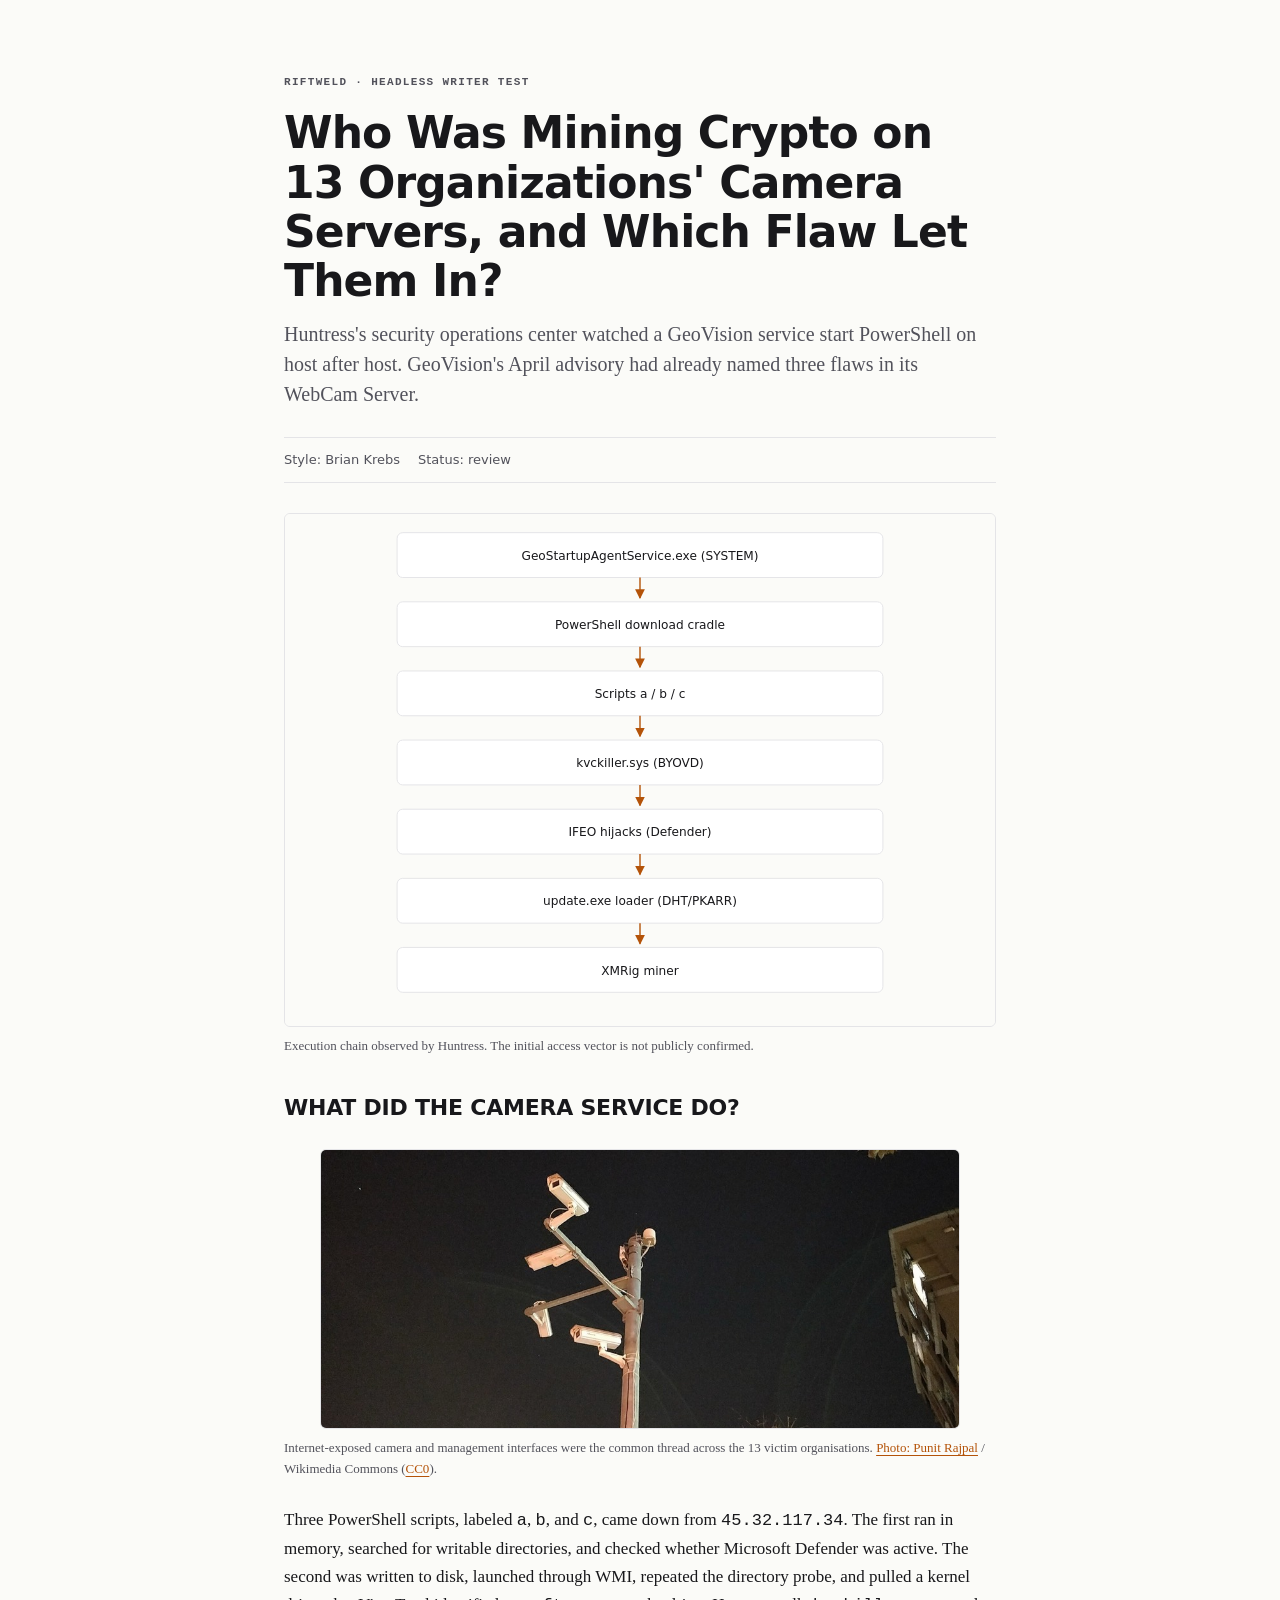
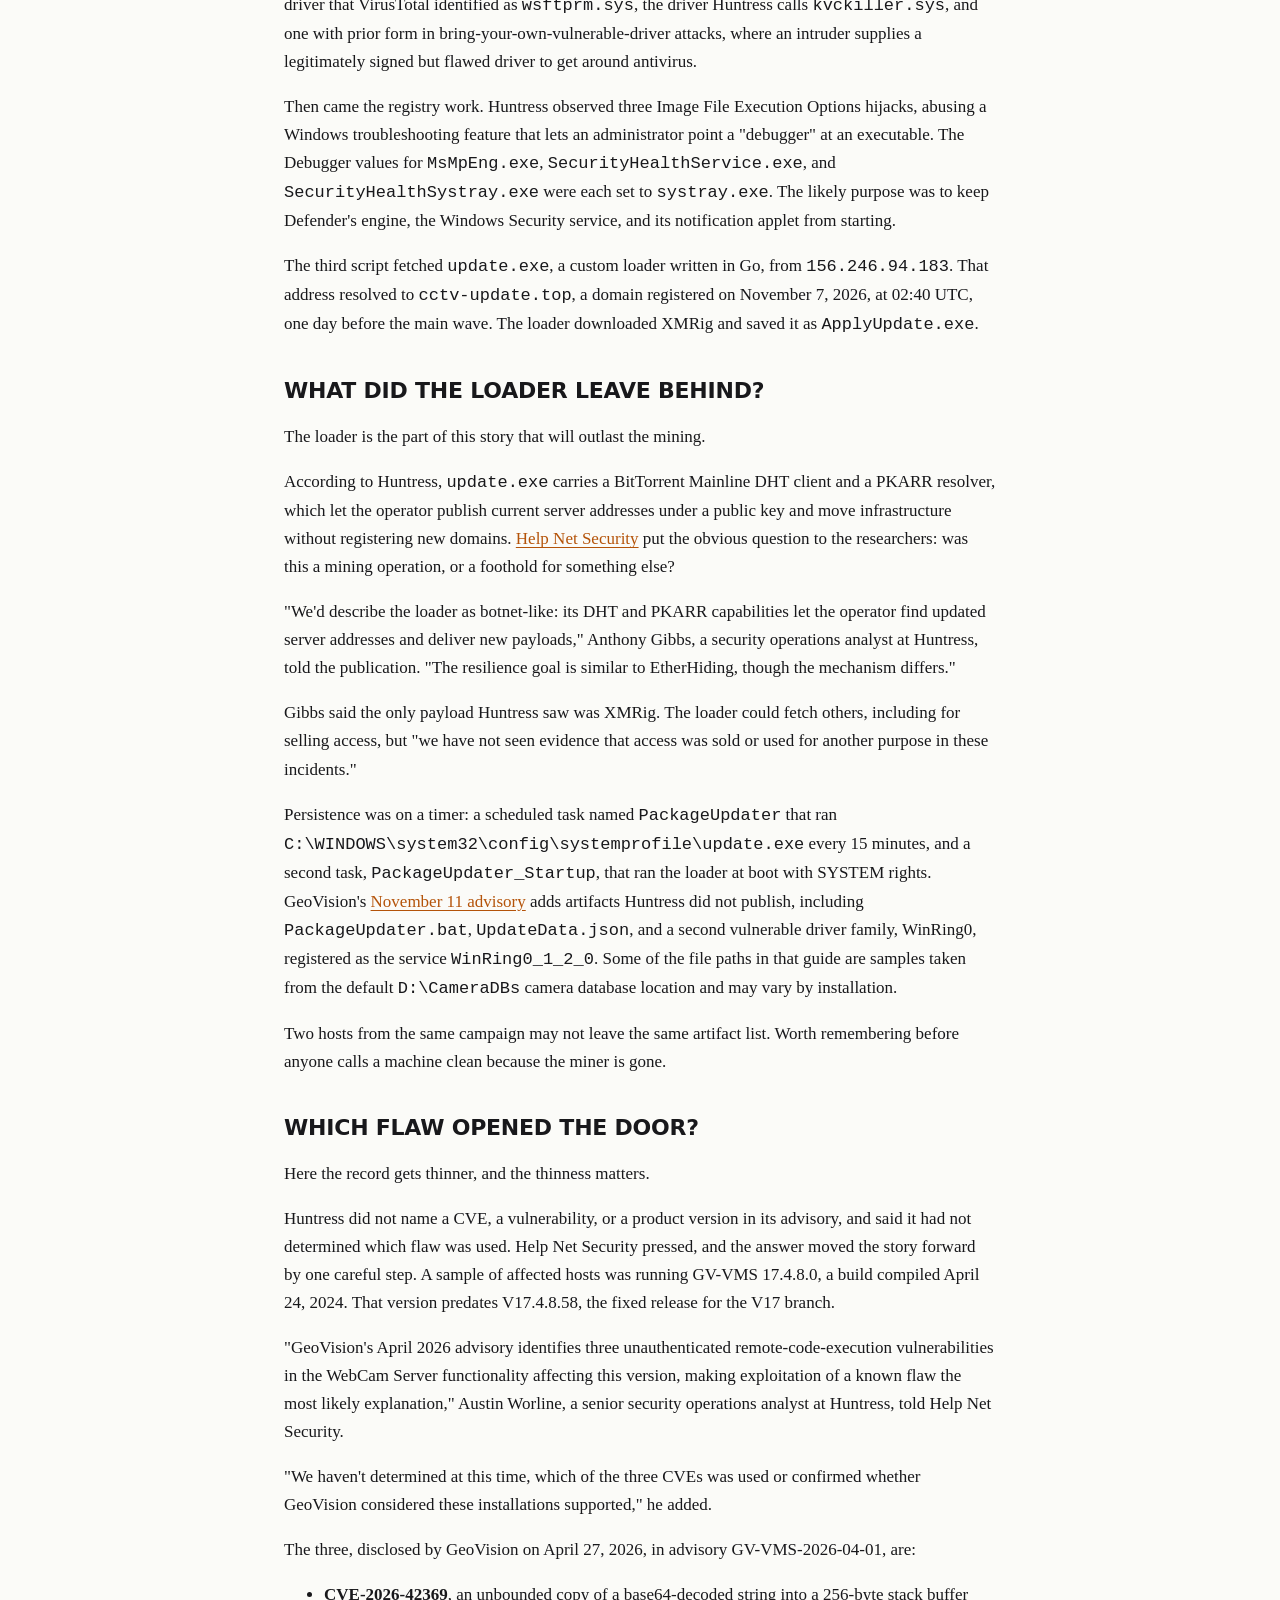
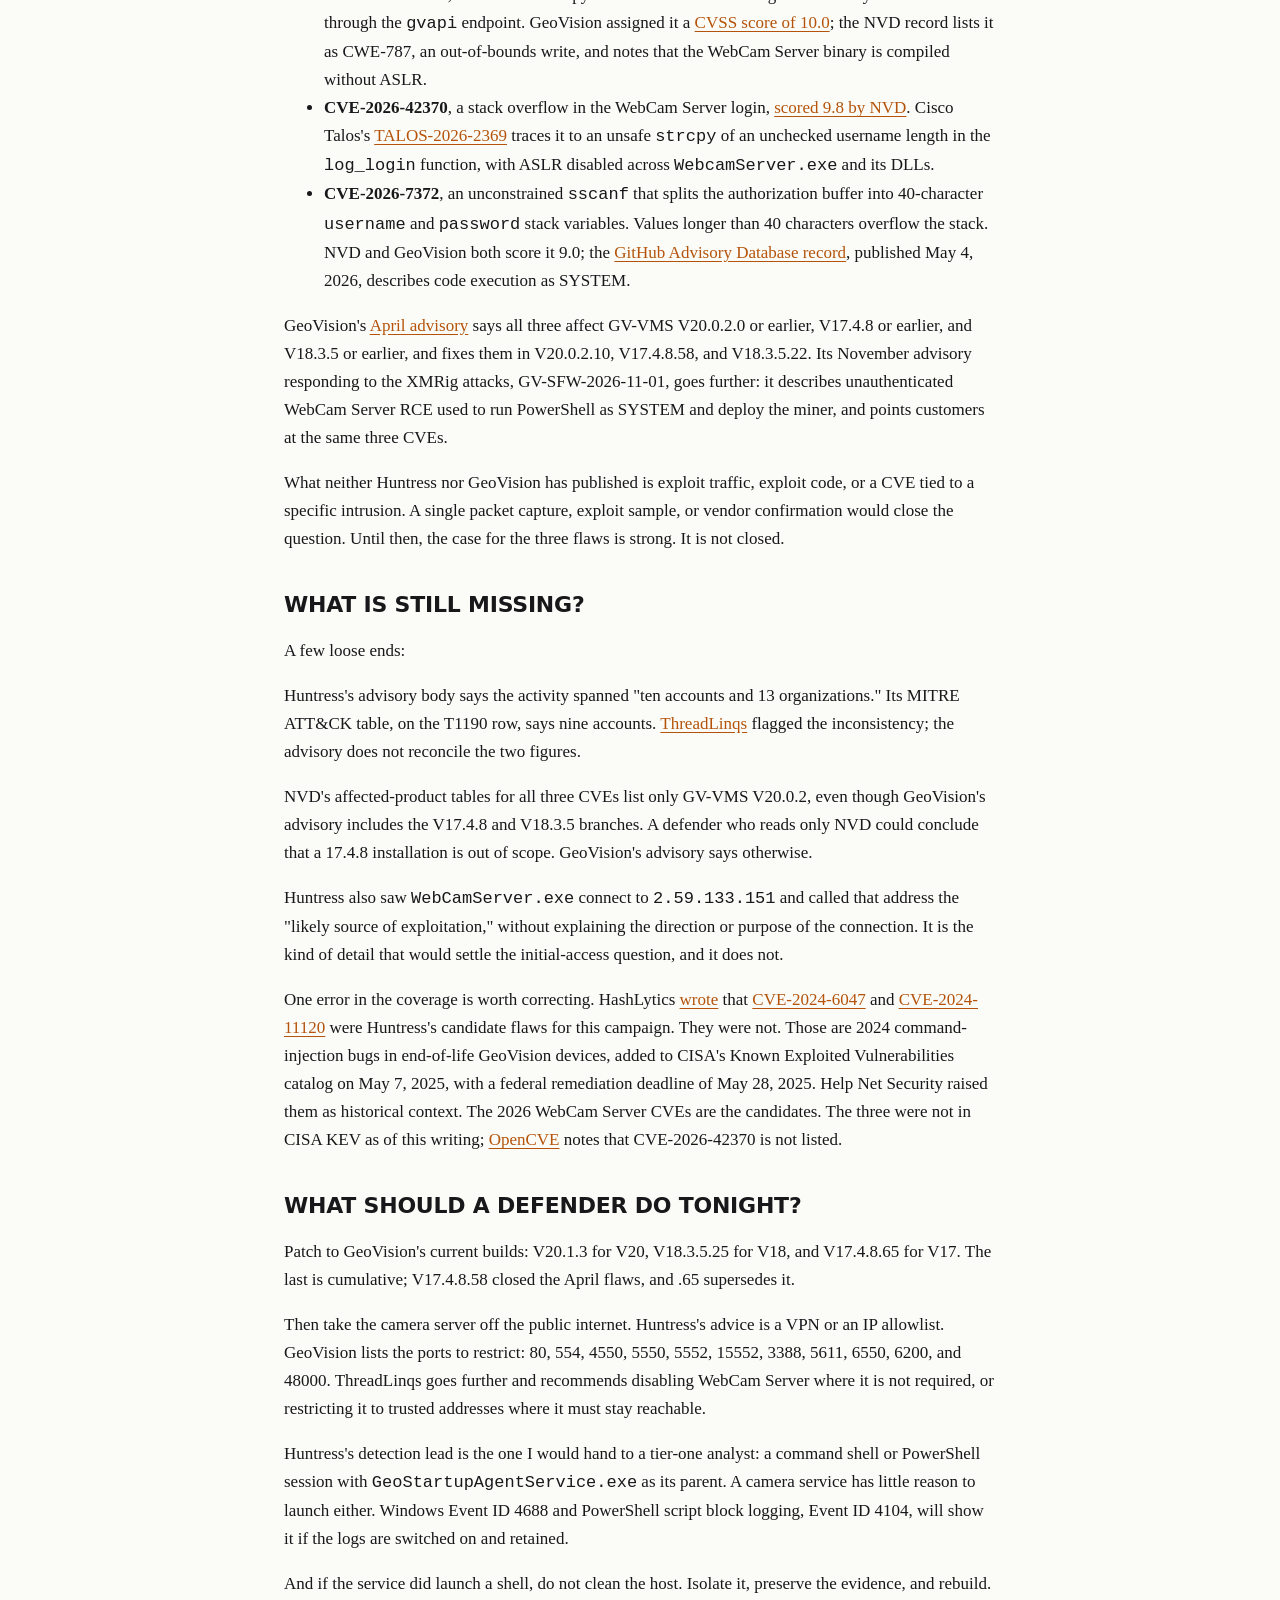
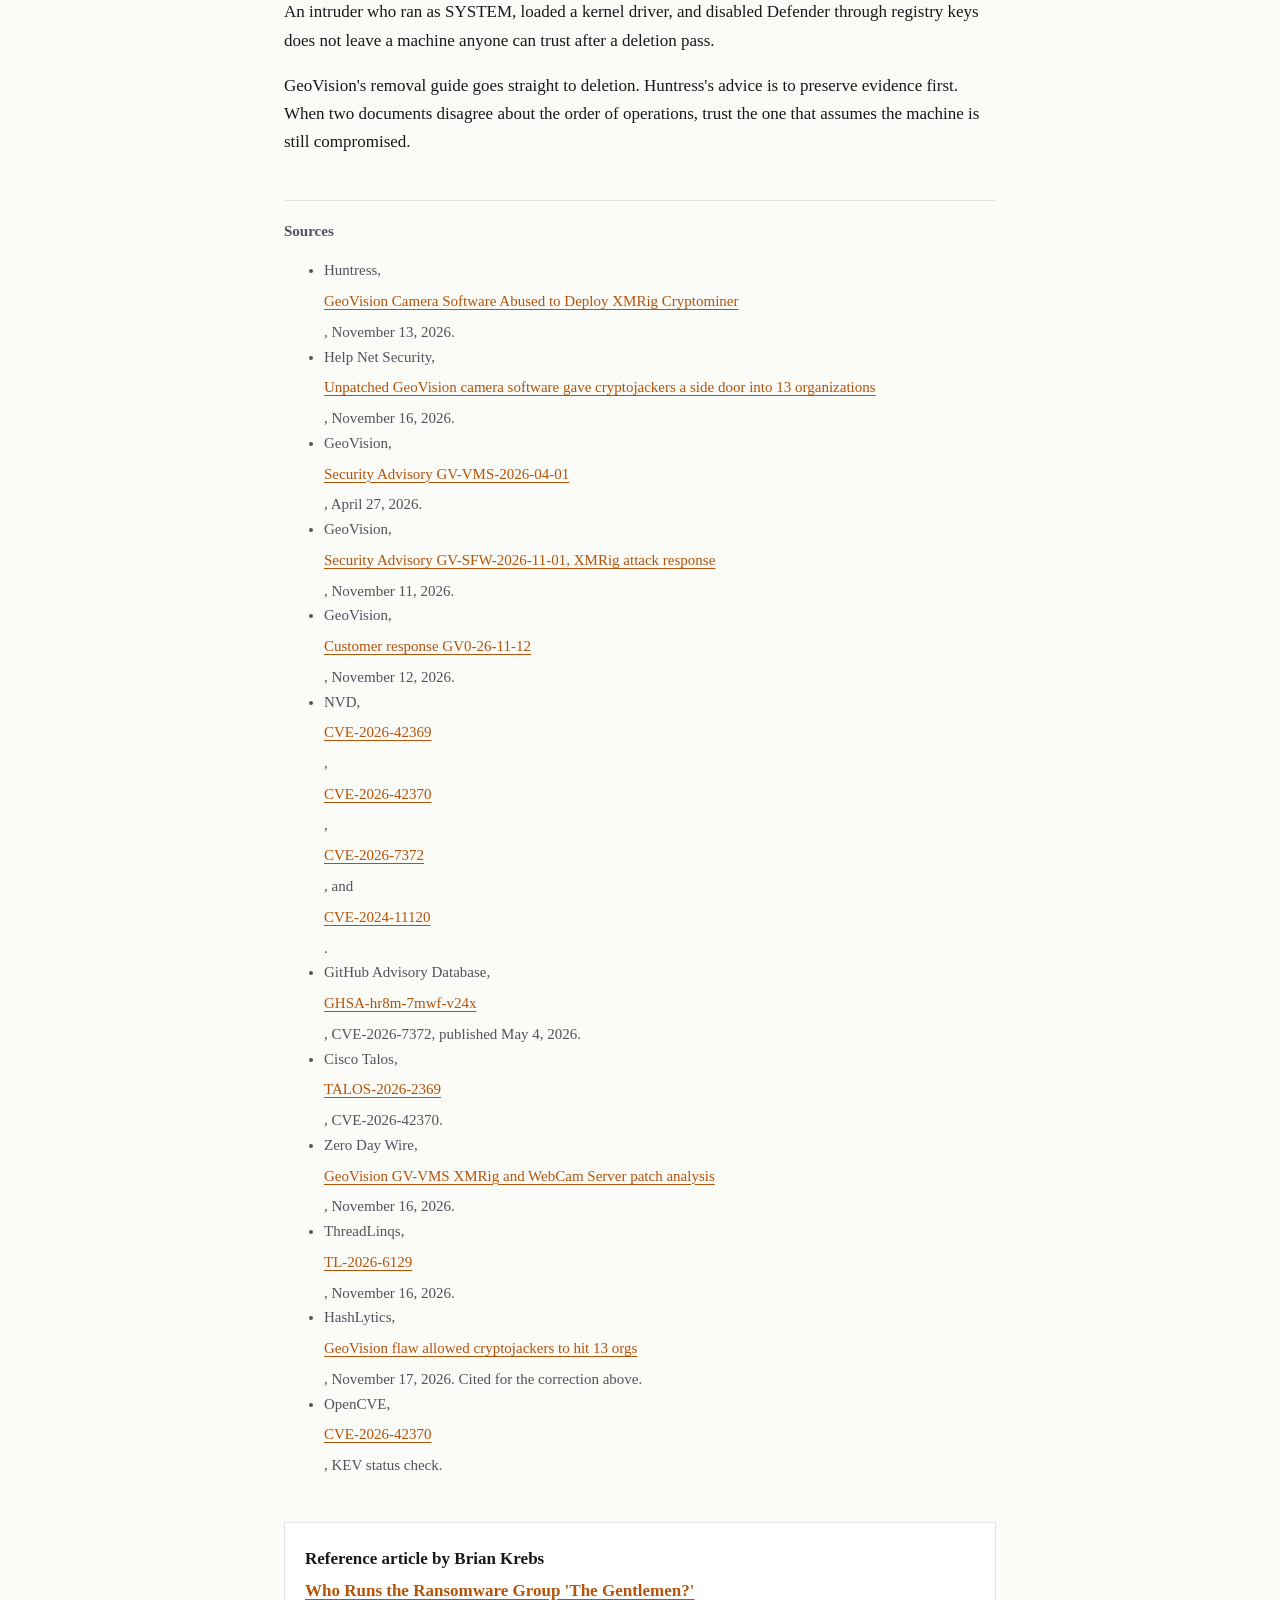
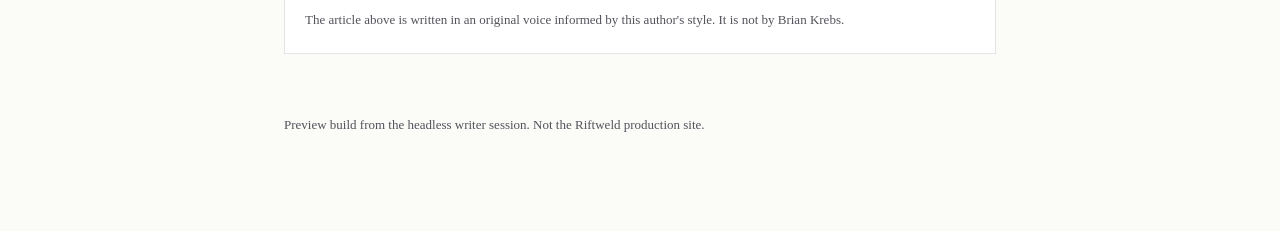
<file: articles/who-was-mining-crypto-on-13-organizations-camera-servers-and-which-flaw-let-them-in.html>
<!doctype html>
<html lang="en"><head><meta charset="utf-8"><meta name="viewport" content="width=device-width,initial-scale=1">
<title>Who Was Mining Crypto on 13 Organizations&#x27; Camera Servers, and Which Flaw Let Them In? · Riftweld preview</title><link rel="stylesheet" href="../assets/style.css"></head>
<body><div class="wrap">
<p class="eyebrow">Riftweld · headless writer test</p>
<h1>Who Was Mining Crypto on 13 Organizations&#x27; Camera Servers, and Which Flaw Let Them In?</h1>
<p class="standfirst">Huntress&#x27;s security operations center watched a GeoVision service start PowerShell on host after host. GeoVision&#x27;s April advisory had already named three flaws in its WebCam Server.</p>
<div class="meta"><span>Style: Brian Krebs</span><span>Status: review</span></div>
<figure class="diagram"><svg viewBox="0 0 760 548" xmlns="http://www.w3.org/2000/svg" role="img" aria-label="diagram"><defs><marker id="ar" viewBox="0 0 10 10" refX="9" refY="5" markerWidth="7" markerHeight="7" orient="auto-start-reverse"><path d="M0 0L10 5L0 10z" fill="#b45309"/></marker></defs><style>.b{fill:#fff;stroke:#e4e4e7;} .t{font:500 13px ui-sans-serif,system-ui;fill:#18181b} .s{font:400 11px ui-sans-serif,system-ui;fill:#52525b} .a{stroke:#b45309;stroke-width:1.5;fill:none} .d{fill:#b45309} .l{stroke:#e4e4e7;stroke-width:1}</style><rect x="0" y="0" width="760" height="548" fill="#fbfbf8"/><rect class="b" x="120" y="20" width="520" height="48" rx="6"/><text x="380.0" y="49.0" class="t" text-anchor="middle">GeoStartupAgentService.exe (SYSTEM)</text><line class="a" x1="380.0" y1="68" x2="380.0" y2="90" marker-end="url(#ar)"/><rect class="b" x="120" y="94" width="520" height="48" rx="6"/><text x="380.0" y="123.0" class="t" text-anchor="middle">PowerShell download cradle</text><line class="a" x1="380.0" y1="142" x2="380.0" y2="164" marker-end="url(#ar)"/><rect class="b" x="120" y="168" width="520" height="48" rx="6"/><text x="380.0" y="197.0" class="t" text-anchor="middle">Scripts a / b / c</text><line class="a" x1="380.0" y1="216" x2="380.0" y2="238" marker-end="url(#ar)"/><rect class="b" x="120" y="242" width="520" height="48" rx="6"/><text x="380.0" y="271.0" class="t" text-anchor="middle">kvckiller.sys (BYOVD)</text><line class="a" x1="380.0" y1="290" x2="380.0" y2="312" marker-end="url(#ar)"/><rect class="b" x="120" y="316" width="520" height="48" rx="6"/><text x="380.0" y="345.0" class="t" text-anchor="middle">IFEO hijacks (Defender)</text><line class="a" x1="380.0" y1="364" x2="380.0" y2="386" marker-end="url(#ar)"/><rect class="b" x="120" y="390" width="520" height="48" rx="6"/><text x="380.0" y="419.0" class="t" text-anchor="middle">update.exe loader (DHT/PKARR)</text><line class="a" x1="380.0" y1="438" x2="380.0" y2="460" marker-end="url(#ar)"/><rect class="b" x="120" y="464" width="520" height="48" rx="6"/><text x="380.0" y="493.0" class="t" text-anchor="middle">XMRig miner</text></svg><figcaption>Execution chain observed by Huntress. The initial access vector is not publicly confirmed.</figcaption></figure>
<h2>WHAT DID THE CAMERA SERVICE DO?</h2>
<figure class="photo"><img src="../assets/img/cctv-mumbai.jpg" alt="Two CCTV cameras mounted on a pole in Mumbai" loading="lazy"><figcaption>Internet-exposed camera and management interfaces were the common thread across the 13 victim organisations. <a href="https://commons.wikimedia.org/wiki/File:CCTV_cameras_in_Mumbai.jpg">Photo: Punit Rajpal</a> / Wikimedia Commons (<a href="http://creativecommons.org/publicdomain/zero/1.0/deed.en">CC0</a>).</figcaption></figure>
<p>Three PowerShell scripts, labeled <code>a</code>, <code>b</code>, and <code>c</code>, came down from <code>45.32.117.34</code>. The first ran in memory, searched for writable directories, and checked whether Microsoft Defender was active. The second was written to disk, launched through WMI, repeated the directory probe, and pulled a kernel driver that VirusTotal identified as <code>wsftprm.sys</code>, the driver Huntress calls <code>kvckiller.sys</code>, and one with prior form in bring-your-own-vulnerable-driver attacks, where an intruder supplies a legitimately signed but flawed driver to get around antivirus.</p>
<p>Then came the registry work. Huntress observed three Image File Execution Options hijacks, abusing a Windows troubleshooting feature that lets an administrator point a "debugger" at an executable. The Debugger values for <code>MsMpEng.exe</code>, <code>SecurityHealthService.exe</code>, and <code>SecurityHealthSystray.exe</code> were each set to <code>systray.exe</code>. The likely purpose was to keep Defender's engine, the Windows Security service, and its notification applet from starting.</p>
<p>The third script fetched <code>update.exe</code>, a custom loader written in Go, from <code>156.246.94.183</code>. That address resolved to <code>cctv-update.top</code>, a domain registered on November 7, 2026, at 02:40 UTC, one day before the main wave. The loader downloaded XMRig and saved it as <code>ApplyUpdate.exe</code>.</p>
<h2>WHAT DID THE LOADER LEAVE BEHIND?</h2>
<p>The loader is the part of this story that will outlast the mining.</p>
<p>According to Huntress, <code>update.exe</code> carries a BitTorrent Mainline DHT client and a PKARR resolver, which let the operator publish current server addresses under a public key and move infrastructure without registering new domains. <a href="https://www.helpnetsecurity.com/2026/11/16/geovision-camera-software-vulnerabilities/">Help Net Security</a> put the obvious question to the researchers: was this a mining operation, or a foothold for something else?</p>
<p>"We'd describe the loader as botnet-like: its DHT and PKARR capabilities let the operator find updated server addresses and deliver new payloads," Anthony Gibbs, a security operations analyst at Huntress, told the publication. "The resilience goal is similar to EtherHiding, though the mechanism differs."</p>
<p>Gibbs said the only payload Huntress saw was XMRig. The loader could fetch others, including for selling access, but "we have not seen evidence that access was sold or used for another purpose in these incidents."</p>
<p>Persistence was on a timer: a scheduled task named <code>PackageUpdater</code> that ran <code>C:\WINDOWS\system32\config\systemprofile\update.exe</code> every 15 minutes, and a second task, <code>PackageUpdater_Startup</code>, that ran the loader at boot with SYSTEM rights. GeoVision's <a href="https://dlcdn.geovision.com.tw/TechNotice/CyberSecurity/2026/Security_Advisory_XMRigAttackAdvisory-2026-11-01.pdf">November 11 advisory</a> adds artifacts Huntress did not publish, including <code>PackageUpdater.bat</code>, <code>UpdateData.json</code>, and a second vulnerable driver family, WinRing0, registered as the service <code>WinRing0_1_2_0</code>. Some of the file paths in that guide are samples taken from the default <code>D:\CameraDBs</code> camera database location and may vary by installation.</p>
<p>Two hosts from the same campaign may not leave the same artifact list. Worth remembering before anyone calls a machine clean because the miner is gone.</p>
<h2>WHICH FLAW OPENED THE DOOR?</h2>
<p>Here the record gets thinner, and the thinness matters.</p>
<p>Huntress did not name a CVE, a vulnerability, or a product version in its advisory, and said it had not determined which flaw was used. Help Net Security pressed, and the answer moved the story forward by one careful step. A sample of affected hosts was running GV-VMS 17.4.8.0, a build compiled April 24, 2024. That version predates V17.4.8.58, the fixed release for the V17 branch.</p>
<p>"GeoVision's April 2026 advisory identifies three unauthenticated remote-code-execution vulnerabilities in the WebCam Server functionality affecting this version, making exploitation of a known flaw the most likely explanation," Austin Worline, a senior security operations analyst at Huntress, told Help Net Security.</p>
<p>"We haven't determined at this time, which of the three CVEs was used or confirmed whether GeoVision considered these installations supported," he added.</p>
<p>The three, disclosed by GeoVision on April 27, 2026, in advisory GV-VMS-2026-04-01, are:</p>
<ul>
<li><strong>CVE-2026-42369</strong>, an unbounded copy of a base64-decoded string into a 256-byte stack buffer through the <code>gvapi</code> endpoint. GeoVision assigned it a <a href="https://nvd.nist.gov/vuln/detail/CVE-2026-42369">CVSS score of 10.0</a>; the NVD record lists it as CWE-787, an out-of-bounds write, and notes that the WebCam Server binary is compiled without ASLR.</li>
<li><strong>CVE-2026-42370</strong>, a stack overflow in the WebCam Server login, <a href="https://nvd.nist.gov/vuln/detail/CVE-2026-42370">scored 9.8 by NVD</a>. Cisco Talos's <a href="https://www.talosintelligence.com/vulnerability_reports/TALOS-2026-2369">TALOS-2026-2369</a> traces it to an unsafe <code>strcpy</code> of an unchecked username length in the <code>log_login</code> function, with ASLR disabled across <code>WebcamServer.exe</code> and its DLLs.</li>
<li><strong>CVE-2026-7372</strong>, an unconstrained <code>sscanf</code> that splits the authorization buffer into 40-character <code>username</code> and <code>password</code> stack variables. Values longer than 40 characters overflow the stack. NVD and GeoVision both score it 9.0; the <a href="https://github.com/advisories/GHSA-hr8m-7mwf-v24x">GitHub Advisory Database record</a>, published May 4, 2026, describes code execution as SYSTEM.</li>
</ul>
<p>GeoVision's <a href="https://dlcdn.geovision.com.tw/TechNotice/CyberSecurity/2026/Security_Advisory_GV-VMSV20-2026-04-01.pdf">April advisory</a> says all three affect GV-VMS V20.0.2.0 or earlier, V17.4.8 or earlier, and V18.3.5 or earlier, and fixes them in V20.0.2.10, V17.4.8.58, and V18.3.5.22. Its November advisory responding to the XMRig attacks, GV-SFW-2026-11-01, goes further: it describes unauthenticated WebCam Server RCE used to run PowerShell as SYSTEM and deploy the miner, and points customers at the same three CVEs.</p>
<p>What neither Huntress nor GeoVision has published is exploit traffic, exploit code, or a CVE tied to a specific intrusion. A single packet capture, exploit sample, or vendor confirmation would close the question. Until then, the case for the three flaws is strong. It is not closed.</p>
<h2>WHAT IS STILL MISSING?</h2>
<p>A few loose ends:</p>
<p>Huntress's advisory body says the activity spanned "ten accounts and 13 organizations." Its MITRE ATT&amp;CK table, on the T1190 row, says nine accounts. <a href="https://intel.threadlinqs.com/threat/TL-2026-6129">ThreadLinqs</a> flagged the inconsistency; the advisory does not reconcile the two figures.</p>
<p>NVD's affected-product tables for all three CVEs list only GV-VMS V20.0.2, even though GeoVision's advisory includes the V17.4.8 and V18.3.5 branches. A defender who reads only NVD could conclude that a 17.4.8 installation is out of scope. GeoVision's advisory says otherwise.</p>
<p>Huntress also saw <code>WebCamServer.exe</code> connect to <code>2.59.133.151</code> and called that address the "likely source of exploitation," without explaining the direction or purpose of the connection. It is the kind of detail that would settle the initial-access question, and it does not.</p>
<p>One error in the coverage is worth correcting. HashLytics <a href="https://hashlytics.io/geovision-flaw-allowed-cryptojackers-to-hit-13-orgs/">wrote</a> that <a href="https://nvd.nist.gov/vuln/detail/CVE-2024-6047">CVE-2024-6047</a> and <a href="https://nvd.nist.gov/vuln/detail/CVE-2024-11120">CVE-2024-11120</a> were Huntress's candidate flaws for this campaign. They were not. Those are 2024 command-injection bugs in end-of-life GeoVision devices, added to CISA's Known Exploited Vulnerabilities catalog on May 7, 2025, with a federal remediation deadline of May 28, 2025. Help Net Security raised them as historical context. The 2026 WebCam Server CVEs are the candidates. The three were not in CISA KEV as of this writing; <a href="https://app.opencve.io/cve/CVE-2026-42370">OpenCVE</a> notes that CVE-2026-42370 is not listed.</p>
<h2>WHAT SHOULD A DEFENDER DO TONIGHT?</h2>
<p>Patch to GeoVision's current builds: V20.1.3 for V20, V18.3.5.25 for V18, and V17.4.8.65 for V17. The last is cumulative; V17.4.8.58 closed the April flaws, and .65 supersedes it.</p>
<p>Then take the camera server off the public internet. Huntress's advice is a VPN or an IP allowlist. GeoVision lists the ports to restrict: 80, 554, 4550, 5550, 5552, 15552, 3388, 5611, 6550, 6200, and 48000. ThreadLinqs goes further and recommends disabling WebCam Server where it is not required, or restricting it to trusted addresses where it must stay reachable.</p>
<p>Huntress's detection lead is the one I would hand to a tier-one analyst: a command shell or PowerShell session with <code>GeoStartupAgentService.exe</code> as its parent. A camera service has little reason to launch either. Windows Event ID 4688 and PowerShell script block logging, Event ID 4104, will show it if the logs are switched on and retained.</p>
<p>And if the service did launch a shell, do not clean the host. Isolate it, preserve the evidence, and rebuild. An intruder who ran as SYSTEM, loaded a kernel driver, and disabled Defender through registry keys does not leave a machine anyone can trust after a deletion pass.</p>
<p>GeoVision's removal guide goes straight to deletion. Huntress's advice is to preserve evidence first. When two documents disagree about the order of operations, trust the one that assumes the machine is still compromised.</p>

<div class="src"><strong>Sources</strong>
<ul>
<li>Huntress, <a href="https://www.huntress.com/blog/geovision-camera-software-xmrig-cryptominer">GeoVision Camera Software Abused to Deploy XMRig Cryptominer</a>, November 13, 2026.</li>
<li>Help Net Security, <a href="https://www.helpnetsecurity.com/2026/11/16/geovision-camera-software-vulnerabilities/">Unpatched GeoVision camera software gave cryptojackers a side door into 13 organizations</a>, November 16, 2026.</li>
<li>GeoVision, <a href="https://dlcdn.geovision.com.tw/TechNotice/CyberSecurity/2026/Security_Advisory_GV-VMSV20-2026-04-01.pdf">Security Advisory GV-VMS-2026-04-01</a>, April 27, 2026.</li>
<li>GeoVision, <a href="https://dlcdn.geovision.com.tw/TechNotice/CyberSecurity/2026/Security_Advisory_XMRigAttackAdvisory-2026-11-01.pdf">Security Advisory GV-SFW-2026-11-01, XMRig attack response</a>, November 11, 2026.</li>
<li>GeoVision, <a href="https://dlcdn.geovision.com.tw/TechNotice/CyberSecurity/2026/XMRig_Response.pdf">Customer response GV0-26-11-12</a>, November 12, 2026.</li>
<li>NVD, <a href="https://nvd.nist.gov/vuln/detail/CVE-2026-42369">CVE-2026-42369</a>, <a href="https://nvd.nist.gov/vuln/detail/CVE-2026-42370">CVE-2026-42370</a>, <a href="https://nvd.nist.gov/vuln/detail/CVE-2026-7372">CVE-2026-7372</a>, and <a href="https://nvd.nist.gov/vuln/detail/CVE-2024-11120">CVE-2024-11120</a>.</li>
<li>GitHub Advisory Database, <a href="https://github.com/advisories/GHSA-hr8m-7mwf-v24x">GHSA-hr8m-7mwf-v24x</a>, CVE-2026-7372, published May 4, 2026.</li>
<li>Cisco Talos, <a href="https://www.talosintelligence.com/vulnerability_reports/TALOS-2026-2369">TALOS-2026-2369</a>, CVE-2026-42370.</li>
<li>Zero Day Wire, <a href="https://zerodaywire.com/article/geovision-gv-vms-xmrig-webcam-server-patch">GeoVision GV-VMS XMRig and WebCam Server patch analysis</a>, November 16, 2026.</li>
<li>ThreadLinqs, <a href="https://intel.threadlinqs.com/threat/TL-2026-6129">TL-2026-6129</a>, November 16, 2026.</li>
<li>HashLytics, <a href="https://hashlytics.io/geovision-flaw-allowed-cryptojackers-to-hit-13-orgs/">GeoVision flaw allowed cryptojackers to hit 13 orgs</a>, November 17, 2026. Cited for the correction above.</li>
<li>OpenCVE, <a href="https://app.opencve.io/cve/CVE-2026-42370">CVE-2026-42370</a>, KEV status check.</li>
</ul></div>

<div class="original"><p><strong>Reference article by Brian Krebs</strong></p><p><a href="https://krebsonsecurity.com/2026/06/who-runs-the-ransomware-group-the-gentlemen/">Who Runs the Ransomware Group &#x27;The Gentlemen?&#x27;</a></p><p class="muted">The article above is written in an original voice informed by this author's style. It is not by Brian Krebs.</p></div>
<footer>Preview build from the headless writer session. Not the Riftweld production site.</footer>
</div></body></html>
</file>
<file: assets/style.css>
:root { --ink:#18181b; --muted:#52525b; --line:#e4e4e7; --paper:#fbfbf8; --accent:#b45309; }
* { box-sizing:border-box; }
body { margin:0; background:var(--paper); color:var(--ink); font:17px/1.65 ui-serif, Georgia, serif; }
.wrap { max-width:760px; margin:0 auto; padding:64px 24px 96px; }
.eyebrow { font:600 11px/1.4 ui-monospace, monospace; letter-spacing:.12em; text-transform:uppercase; color:var(--muted); }
h1 { font:650 clamp(30px,4.5vw,44px)/1.12 ui-sans-serif, system-ui, sans-serif; letter-spacing:-.02em; margin:18px 0 14px; }
.standfirst { font-size:20px; line-height:1.5; color:var(--muted); margin:0 0 28px; }
h2 { font:650 22px/1.3 ui-sans-serif, system-ui, sans-serif; letter-spacing:-.01em; margin:38px 0 12px; }
a { color:var(--accent); text-underline-offset:3px; }
.meta { border-top:1px solid var(--line); border-bottom:1px solid var(--line); padding:12px 0; margin:0 0 30px; font:13px/1.5 ui-sans-serif, system-ui, sans-serif; color:var(--muted); display:flex; gap:18px; flex-wrap:wrap; }
.src { margin-top:44px; padding-top:18px; border-top:1px solid var(--line); font-size:15px; color:var(--muted); }
.src a { display:block; margin:6px 0; }
.list a { display:block; padding:18px 0; border-bottom:1px solid var(--line); text-decoration:none; color:var(--ink); }
.list a b { font:600 19px/1.4 ui-sans-serif, system-ui, sans-serif; }
.list a span { display:block; color:var(--muted); font-size:15px; margin-top:4px; }
footer { margin-top:60px; font-size:13px; color:var(--muted); }
.item { padding:20px 0; border-bottom:1px solid var(--line); }
.item-title { text-decoration:none; color:var(--ink); font:600 19px/1.4 ui-sans-serif, system-ui, sans-serif; }
.item-lede { margin:6px 0; color:var(--muted); font-size:15px; }
.item-meta { margin:0; font-size:13px; color:var(--muted); }
.item-meta a { color:var(--accent); }
.original { margin-top:44px; padding:18px 20px; border:1px solid var(--line); background:#fff; }
.original p { margin:4px 0; }
.original a { font-weight:600; }
.muted { color:var(--muted); font-size:13px; }

.diagram { margin:26px 0; }
.diagram svg { width:100%; height:auto; display:block; border:1px solid var(--line); border-radius:6px; background:#fbfbf8; }
.diagram figcaption { font-size:13px; color:var(--muted); margin-top:8px; }

.photo { margin:26px 0; }
.photo img { display:block; width:100%; max-width:640px; max-height:280px; object-fit:cover; object-position:center; margin:0 auto; border-radius:6px; border:1px solid var(--line); }
.photo figcaption { font-size:13px; color:var(--muted); margin-top:8px; }
@media (max-width:620px) { .photo img { max-height:200px; } }
</file>
